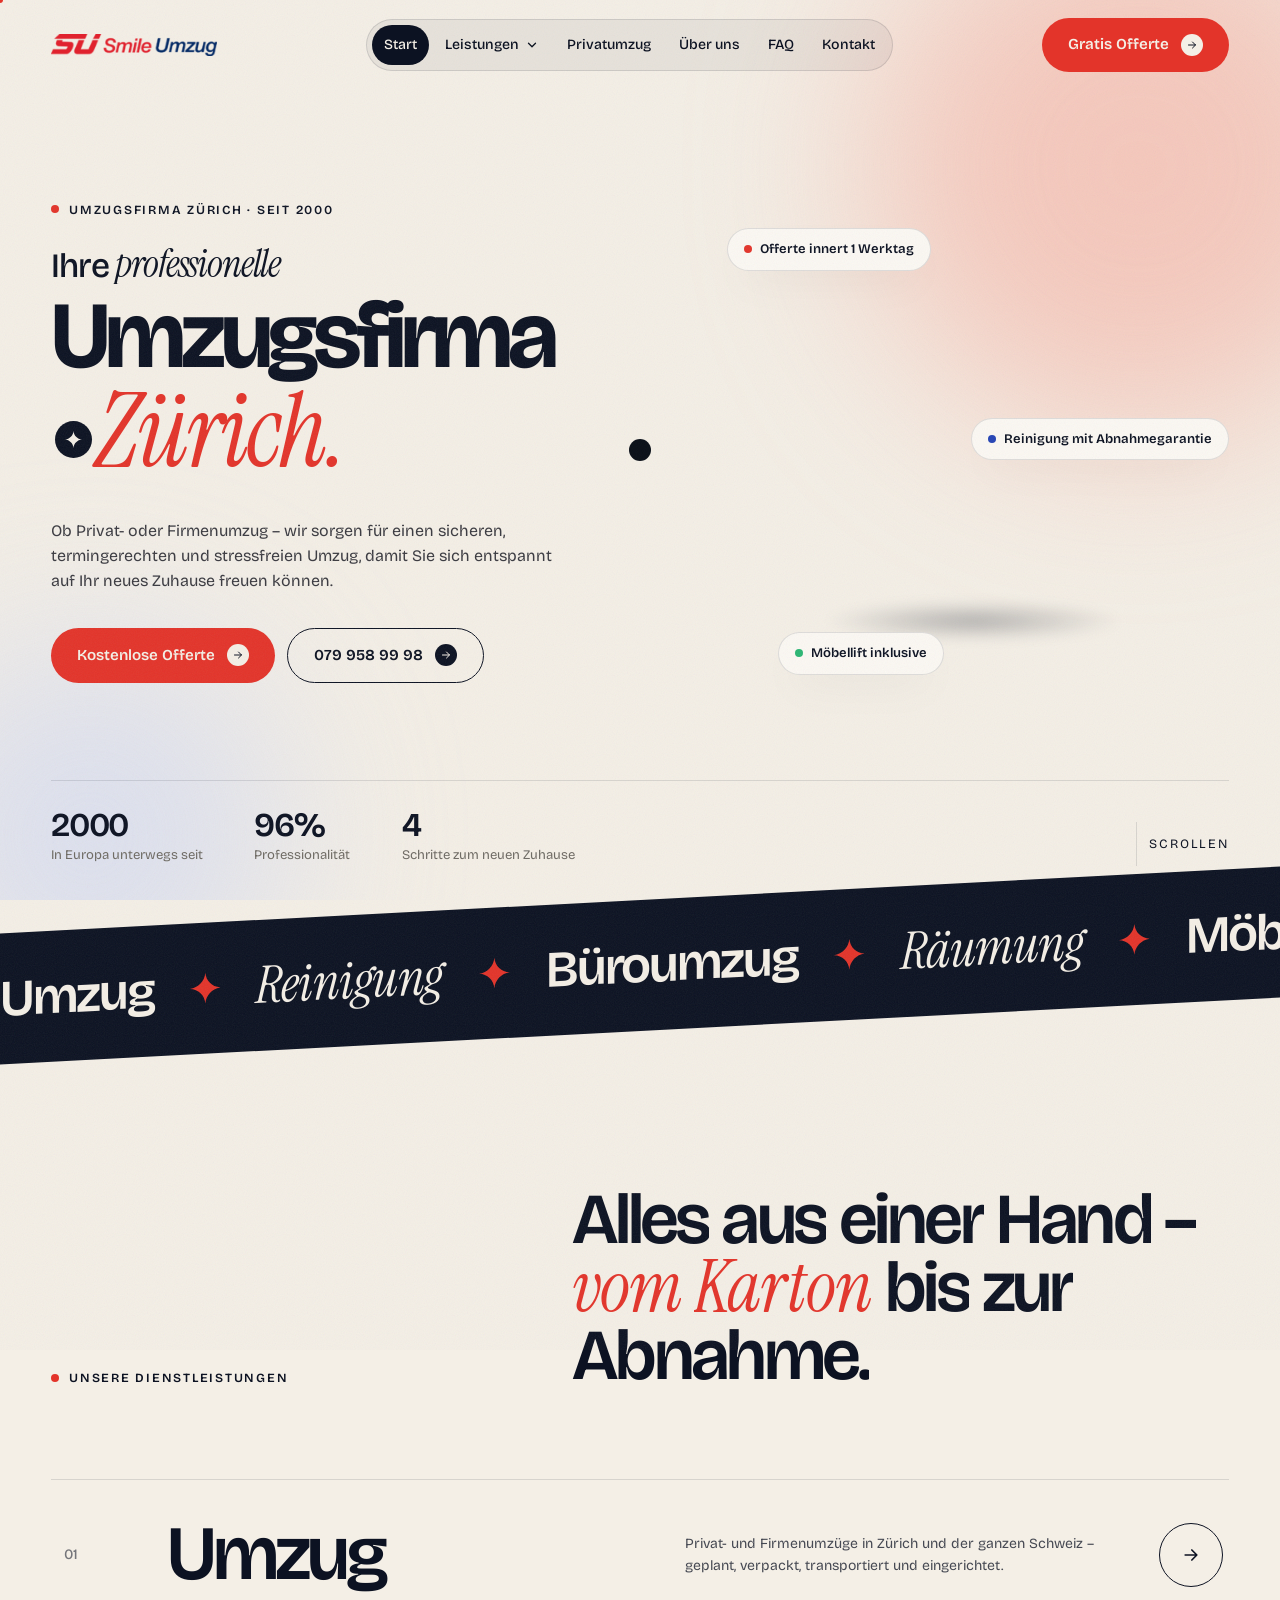
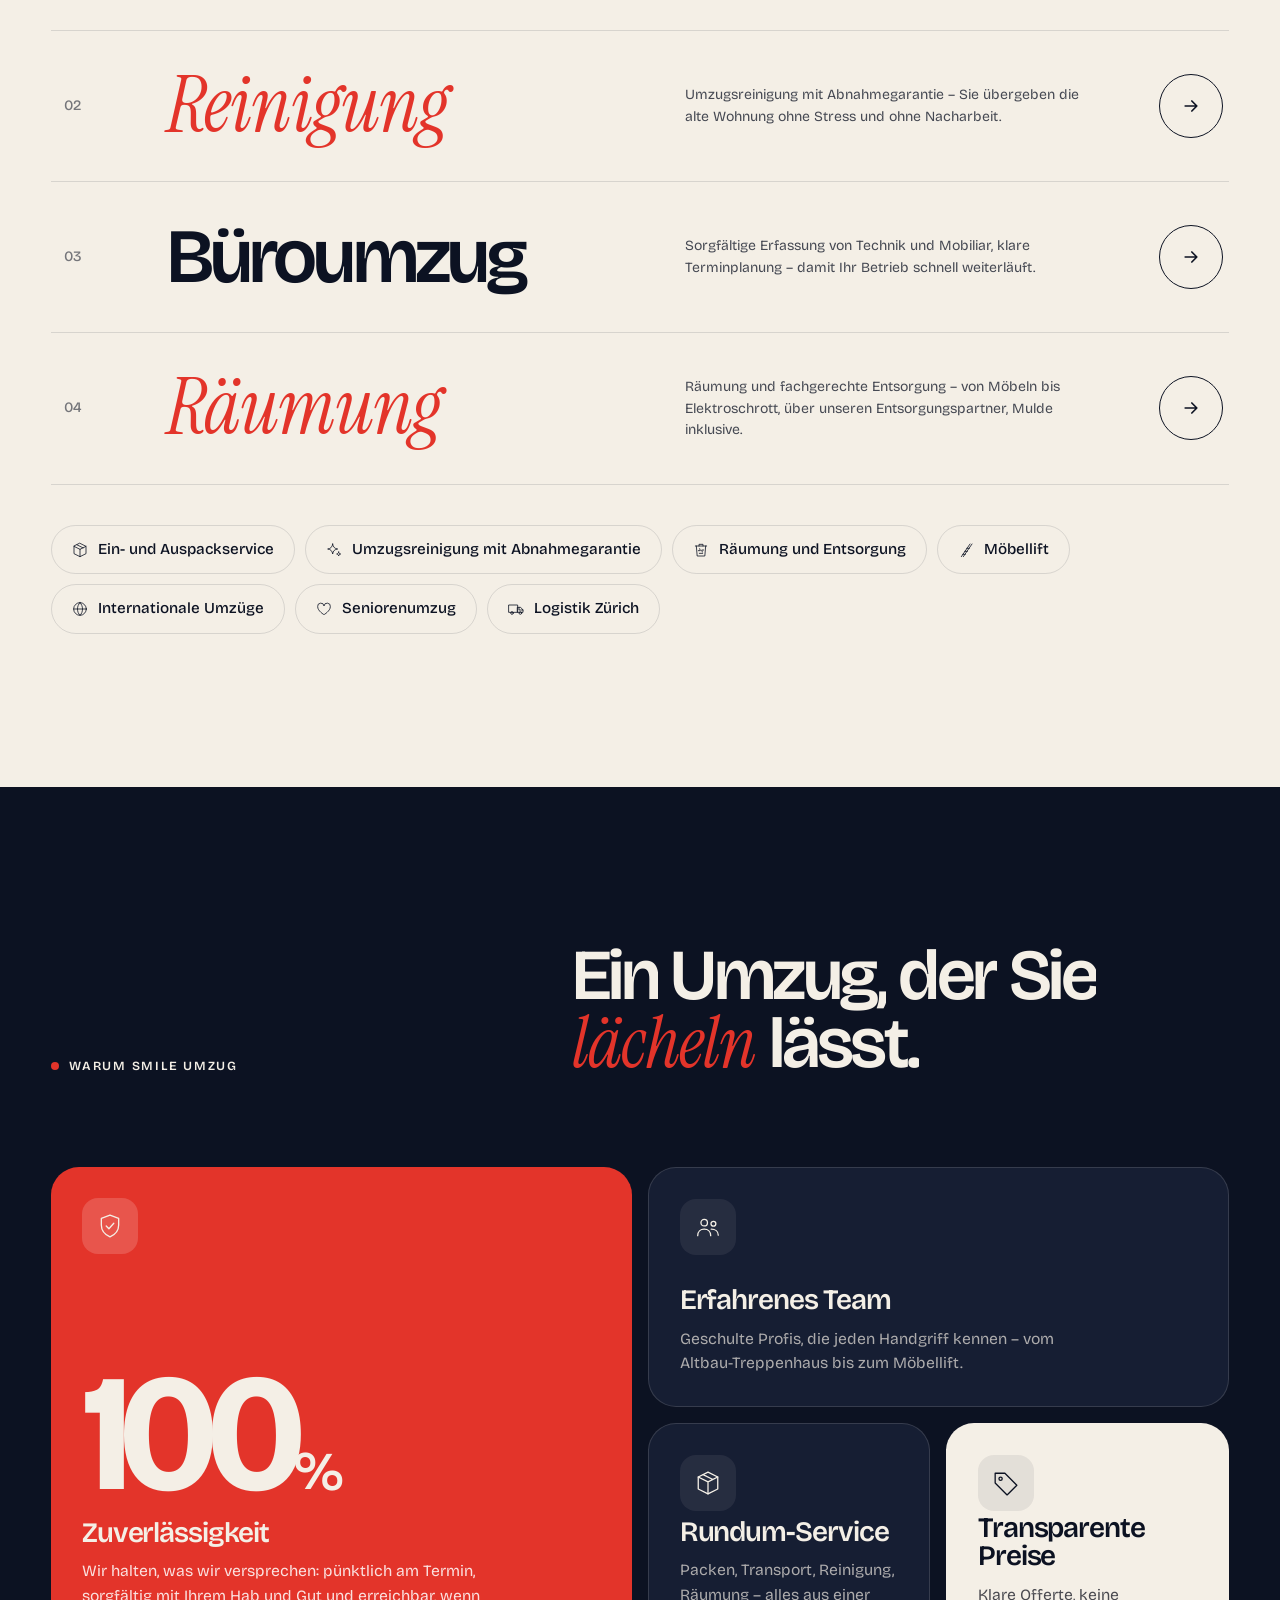
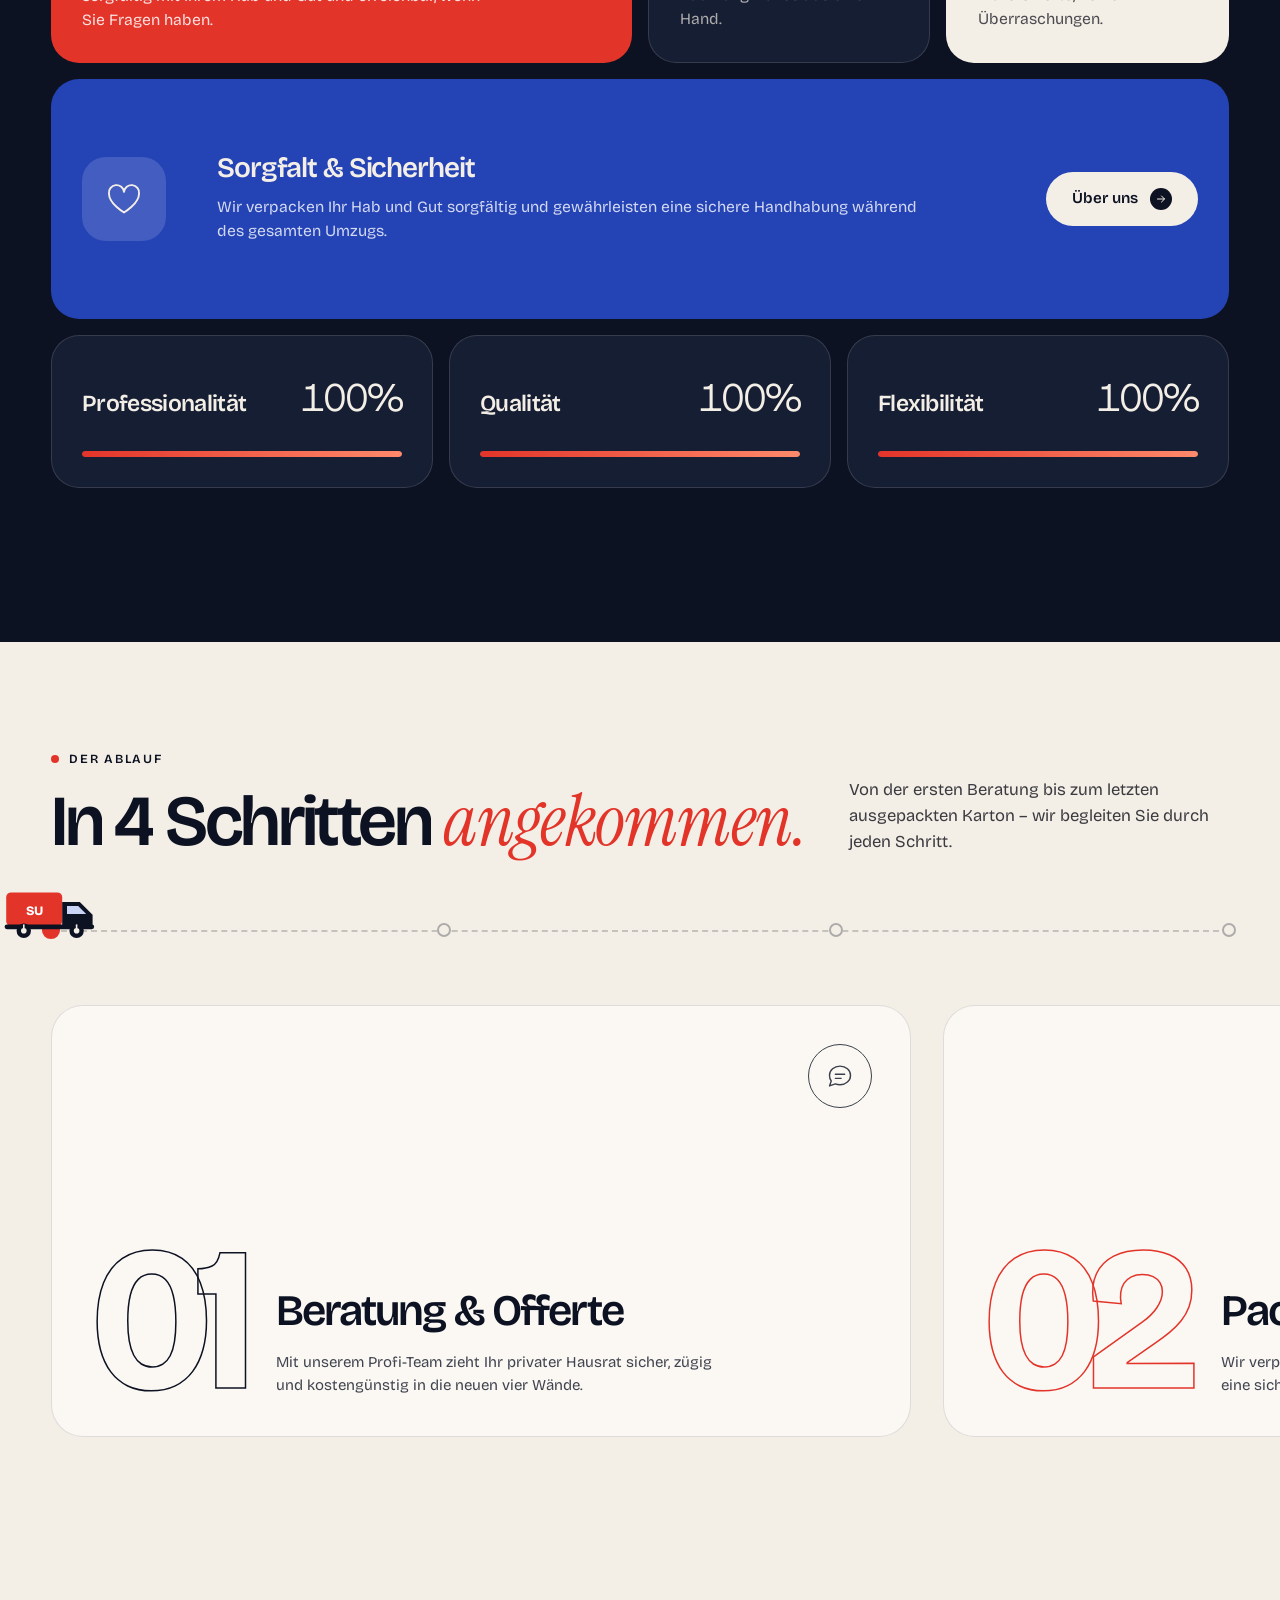
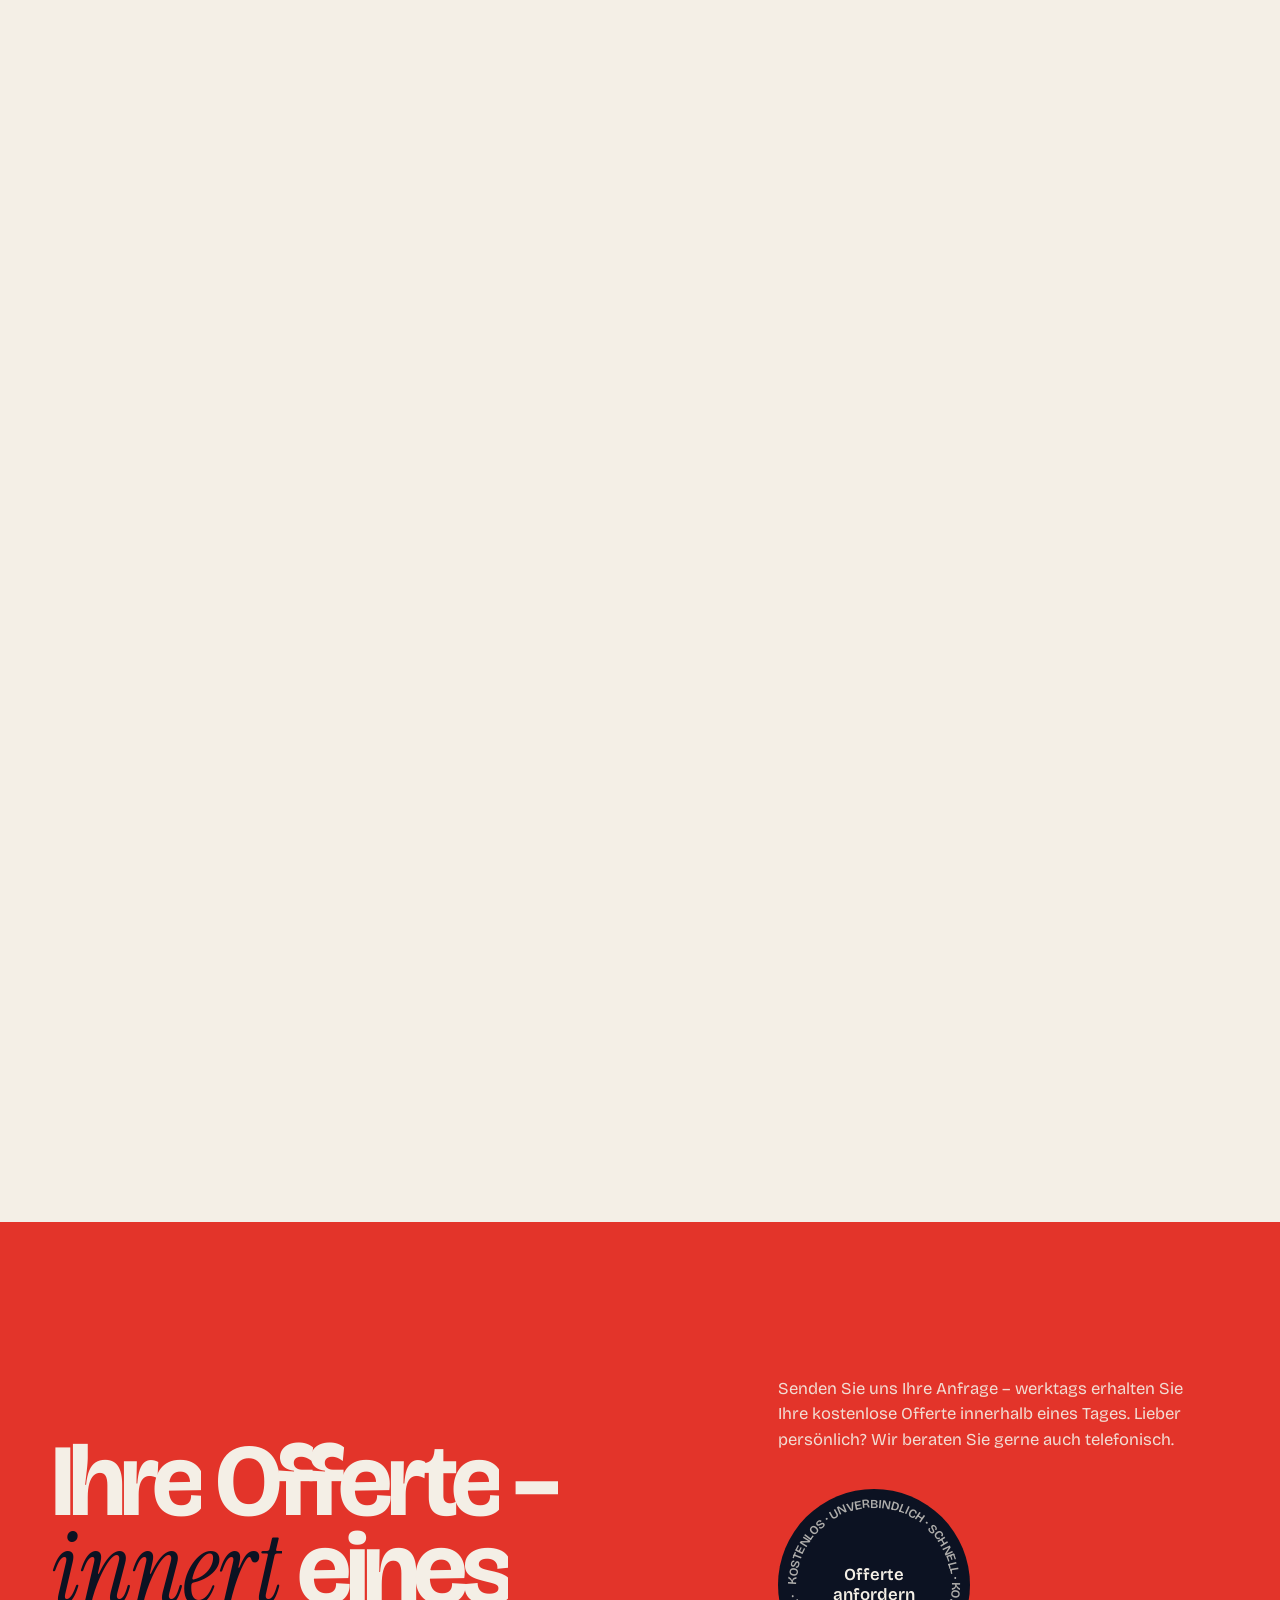
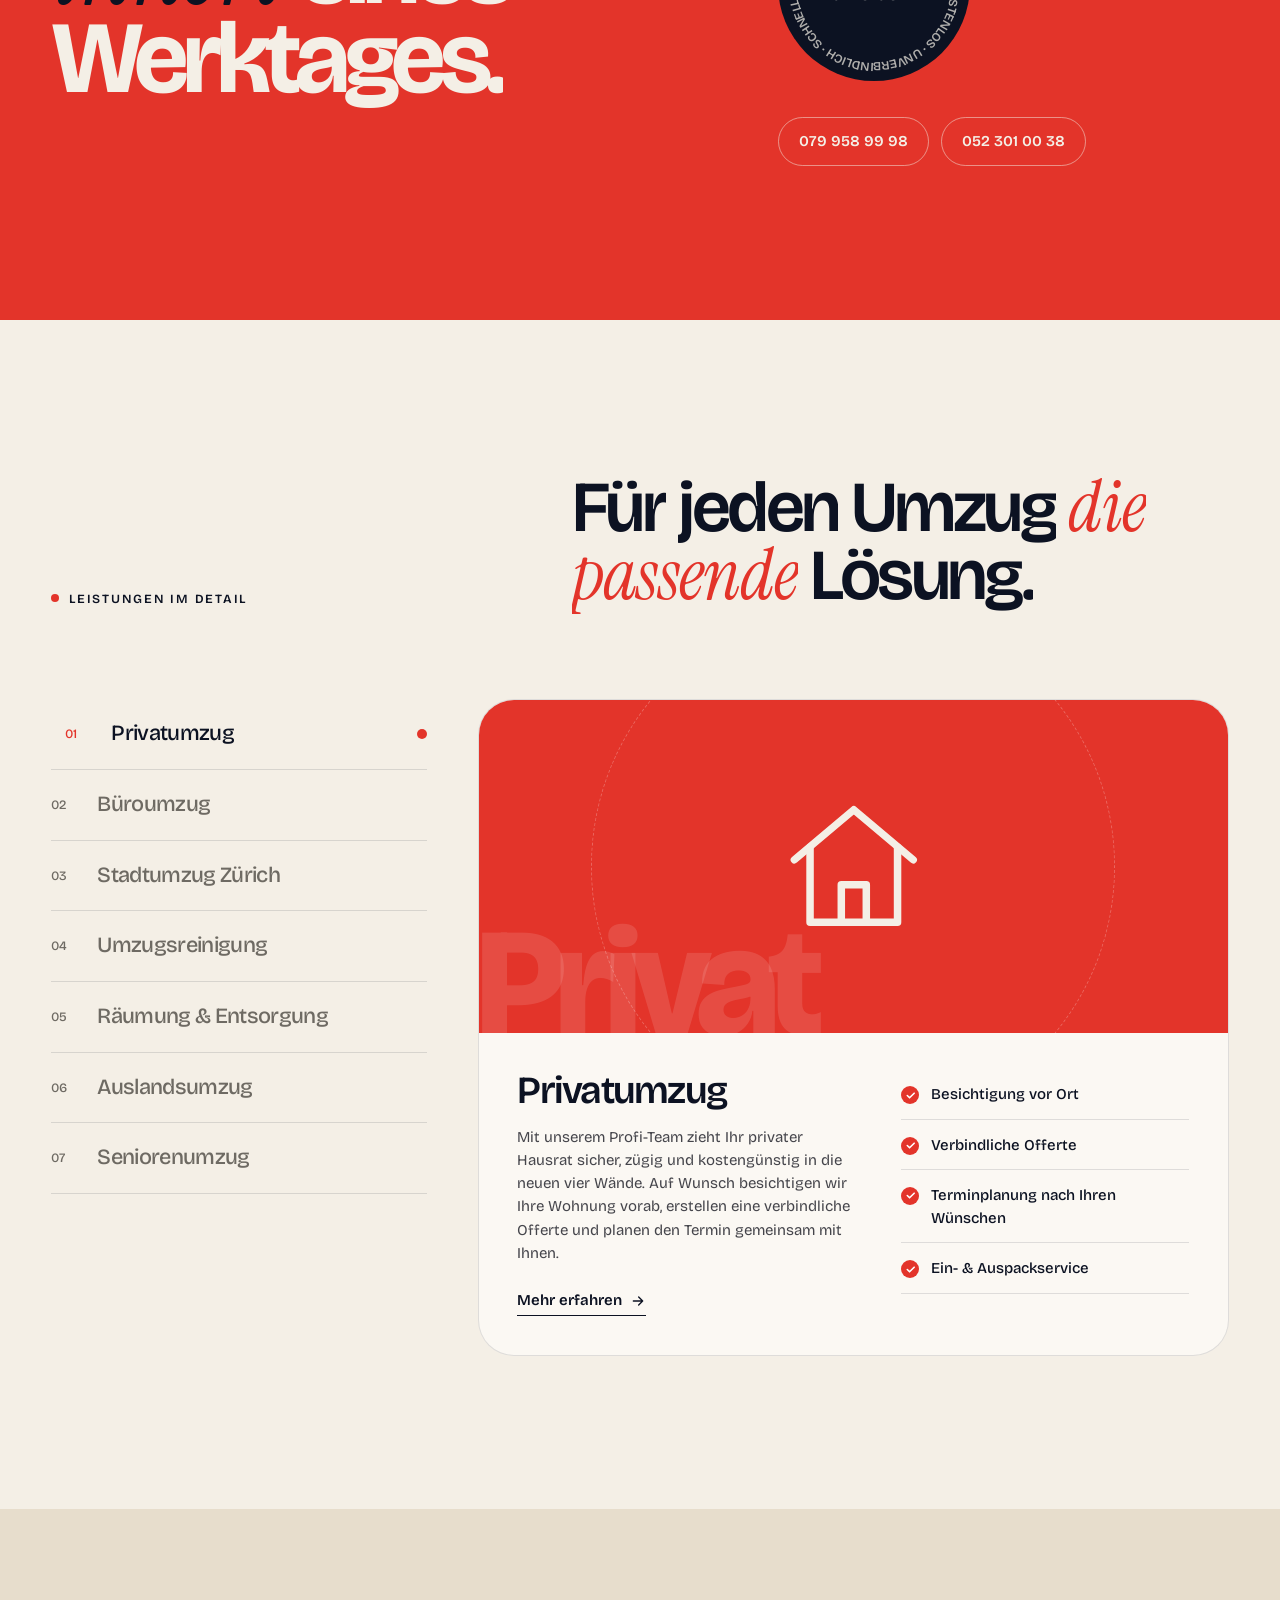
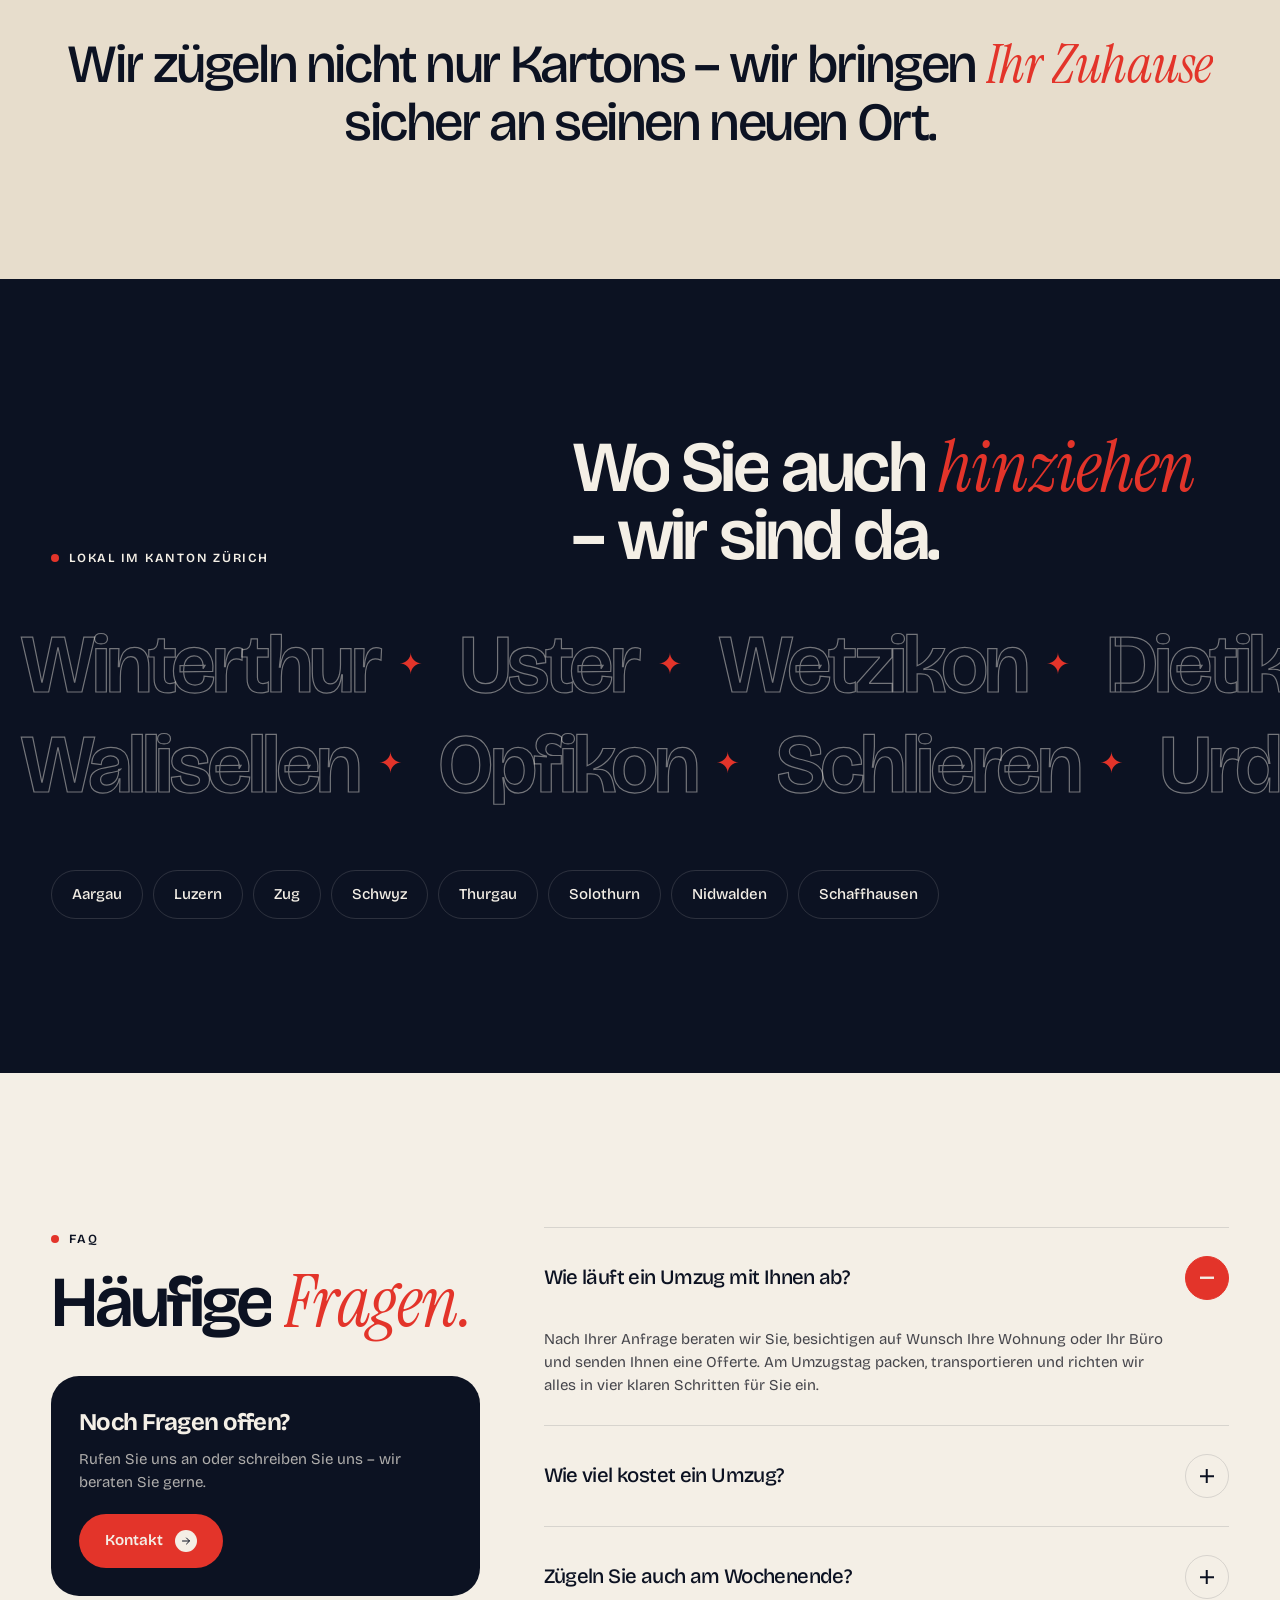
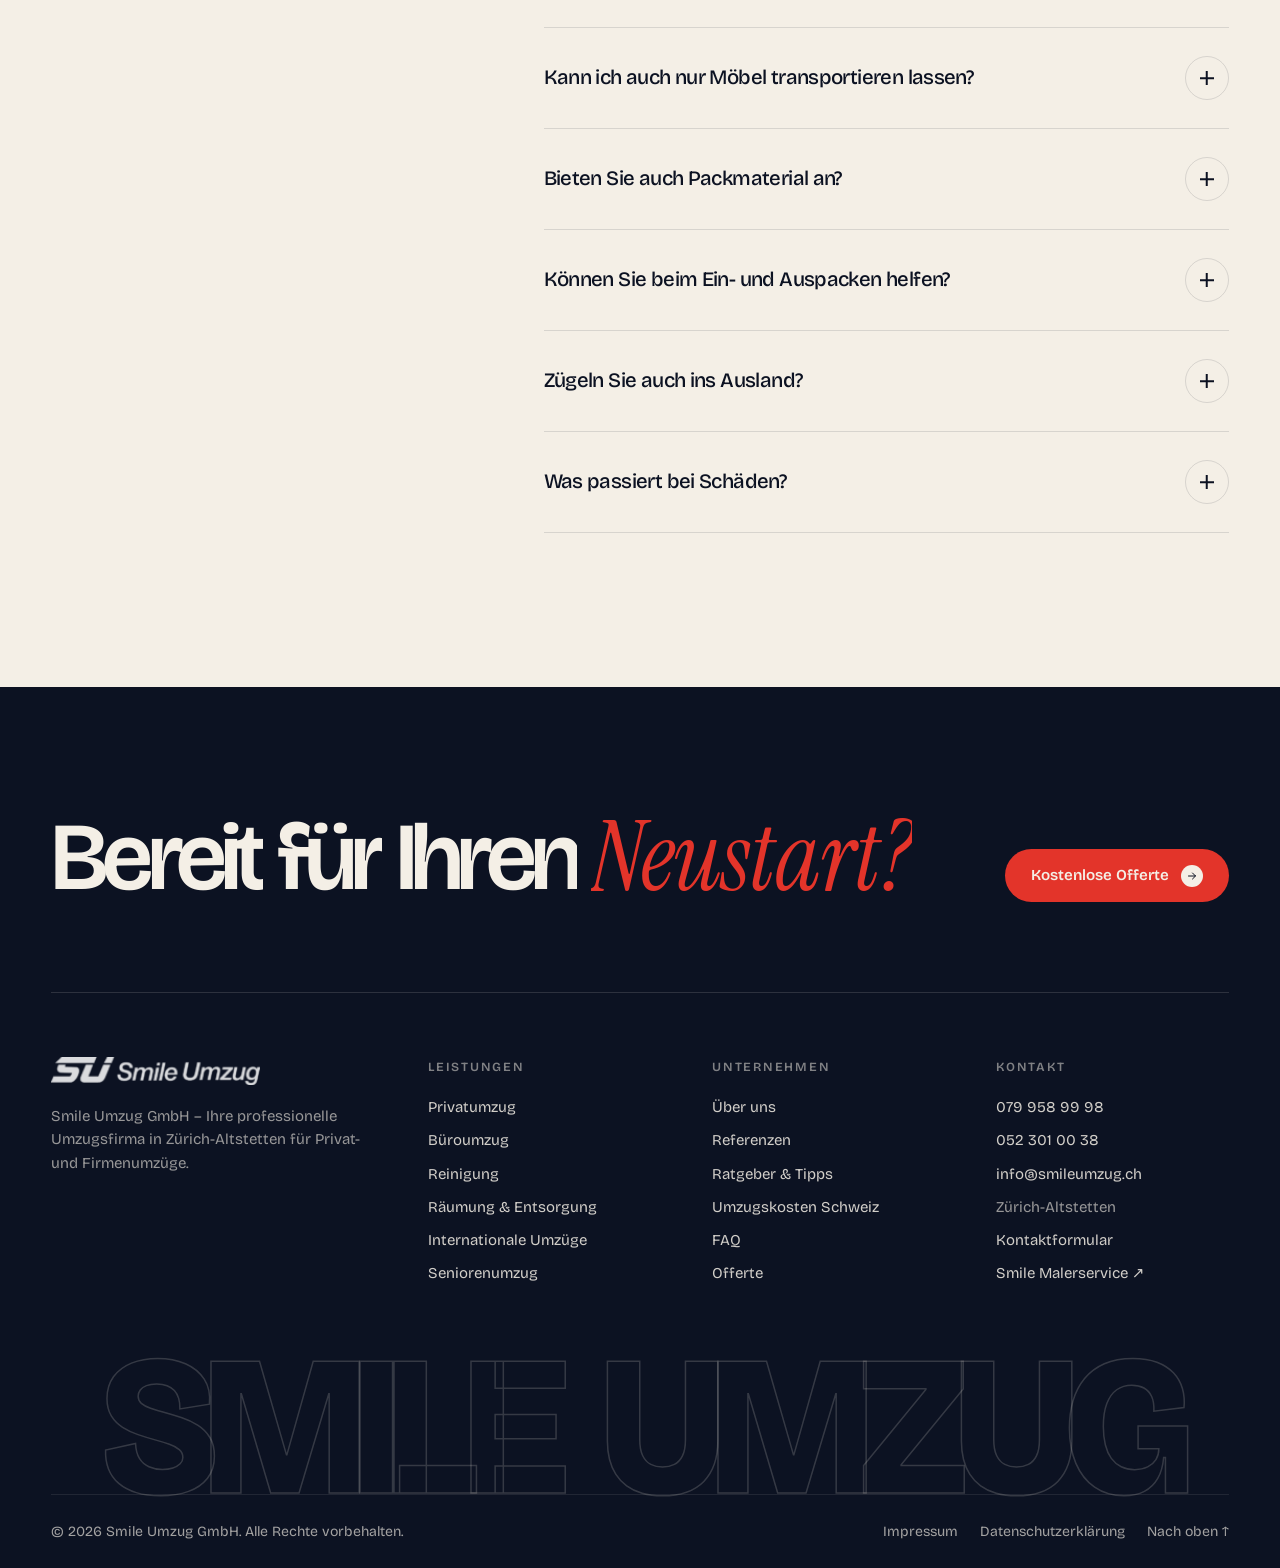
<file: index.html>
<!DOCTYPE html>
<html lang="de">
<head>
<meta charset="UTF-8">
<meta name="viewport" content="width=device-width, initial-scale=1">
<title>Smile Umzug GmbH – Ihre professionelle Umzugsfirma Zürich</title>
<link rel="icon" href="assets/img/logo.png">
<script>try{if(sessionStorage.getItem('pt'))document.documentElement.classList.add('pt-in')}catch(e){}</script>
<link rel="preconnect" href="https://fonts.googleapis.com">
<link rel="preconnect" href="https://fonts.gstatic.com" crossorigin>
<link href="https://fonts.googleapis.com/css2?family=Bricolage+Grotesque:opsz,wght@12..96,300;12..96,400;12..96,500;12..96,600;12..96,700;12..96,800&family=Instrument+Serif:ital@0;1&display=swap" rel="stylesheet">
<link rel="stylesheet" href="assets/css/style.css">
</head>
<body class="is-loading page-index" id="top">
<!-- SVG sprites -->
<svg width="0" height="0" style="position:absolute" aria-hidden="true">
  <defs>
    <symbol id="i-arrow" viewBox="0 0 24 24"><path d="M5 12h14M13 6l6 6-6 6" fill="none" stroke="currentColor" stroke-width="2" stroke-linecap="round" stroke-linejoin="round"/></symbol>
    <symbol id="i-star" viewBox="0 0 24 24"><path d="M12 0c.6 6.6 5.4 11.4 12 12-6.6.6-11.4 5.4-12 12C11.4 17.4 6.6 12.6 0 12 6.6 11.4 11.4 6.6 12 0z" fill="currentColor"/></symbol>
    <symbol id="i-truck" viewBox="0 0 48 48"><g fill="none" stroke="currentColor" stroke-width="2.4" stroke-linejoin="round" stroke-linecap="round"><path d="M3 12h26v22H3zM29 19h9l7 8v7H29z"/><circle cx="12" cy="36" r="4"/><circle cx="37" cy="36" r="4"/><path d="M33 19v8h12"/></g></symbol>
    <symbol id="i-sparkle" viewBox="0 0 48 48"><g fill="none" stroke="currentColor" stroke-width="2.4" stroke-linejoin="round" stroke-linecap="round"><path d="M20 6c1 9 6 14 15 15-9 1-14 6-15 15-1-9-6-14-15-15 9-1 14-6 15-15z"/><path d="M38 30c.4 3.6 2.4 5.6 6 6-3.6.4-5.6 2.4-6 6-.4-3.6-2.4-5.6-6-6 3.6-.4 5.6-2.4 6-6z"/></g></symbol>
    <symbol id="i-office" viewBox="0 0 48 48"><g fill="none" stroke="currentColor" stroke-width="2.4" stroke-linejoin="round" stroke-linecap="round"><path d="M8 44V6h22v38M30 18h10v26M4 44h40"/><path d="M14 13h4M22 13h2M14 20h4M22 20h2M14 27h4M22 27h2M17 44v-8h6v8M34 25h2M34 32h2"/></g></symbol>
    <symbol id="i-bin" viewBox="0 0 48 48"><g fill="none" stroke="currentColor" stroke-width="2.4" stroke-linejoin="round" stroke-linecap="round"><path d="M7 12h34M18 12V7h12v5M10 12l2.5 30h23L38 12"/><path d="M20 20l2 6-6 0M28 30l-2-6 6 0M19 34h10"/></g></symbol>
    <symbol id="i-box" viewBox="0 0 48 48"><g fill="none" stroke="currentColor" stroke-width="2.4" stroke-linejoin="round" stroke-linecap="round"><path d="M24 4l18 9v22l-18 9-18-9V13z"/><path d="M6 13l18 9 18-9M24 22v22M15 8.5l18 9"/></g></symbol>
    <symbol id="i-globe" viewBox="0 0 48 48"><g fill="none" stroke="currentColor" stroke-width="2.4" stroke-linejoin="round" stroke-linecap="round"><circle cx="24" cy="24" r="19"/><path d="M5 24h38M24 5c5 5 7.5 11.5 7.5 19S29 38 24 43c-5-5-7.5-11.5-7.5-19S19 10 24 5z"/></g></symbol>
    <symbol id="i-heart" viewBox="0 0 48 48"><path d="M24 41S5 30 5 17a9.5 9.5 0 0 1 19-2 9.5 9.5 0 0 1 19 2c0 13-19 24-19 24z" fill="none" stroke="currentColor" stroke-width="2.4" stroke-linejoin="round"/></symbol>
    <symbol id="i-city" viewBox="0 0 48 48"><g fill="none" stroke="currentColor" stroke-width="2.4" stroke-linejoin="round" stroke-linecap="round"><path d="M4 44h40M7 44V22l9-6v28M16 44V10l12-6v40M28 44V18h13v26"/><path d="M21 14v2M21 21v2M21 28v2M33 24v2M33 31v2"/></g></symbol>
    <symbol id="i-chat" viewBox="0 0 48 48"><g fill="none" stroke="currentColor" stroke-width="2.4" stroke-linejoin="round" stroke-linecap="round"><path d="M42 23c0 9-8 16-18 16-3 0-5.5-.5-8-1.5L6 41l3-8.5C7 30 6 26.5 6 23 6 14 14 7 24 7s18 7 18 16z"/><path d="M16 21h16M16 28h10"/></g></symbol>
    <symbol id="i-home" viewBox="0 0 48 48"><g fill="none" stroke="currentColor" stroke-width="2.4" stroke-linejoin="round" stroke-linecap="round"><path d="M5 22L24 6l19 16"/><path d="M10 18v24h28V18"/><path d="M20 42V30h8v12"/></g></symbol>
    <symbol id="i-shield" viewBox="0 0 48 48"><g fill="none" stroke="currentColor" stroke-width="2.4" stroke-linejoin="round" stroke-linecap="round"><path d="M24 4l16 6v12c0 10-7 18-16 22C15 40 8 32 8 22V10z"/><path d="M17 24l5 5 9-10"/></g></symbol>
    <symbol id="i-team" viewBox="0 0 48 48"><g fill="none" stroke="currentColor" stroke-width="2.4" stroke-linejoin="round" stroke-linecap="round"><circle cx="17" cy="16" r="6"/><circle cx="34" cy="18" r="4.5"/><path d="M5 40c0-7 5-12 12-12s12 5 12 12M30 28c7 0 13 4 13 11"/></g></symbol>
    <symbol id="i-tag" viewBox="0 0 48 48"><g fill="none" stroke="currentColor" stroke-width="2.4" stroke-linejoin="round" stroke-linecap="round"><path d="M4 24V6h18l22 22-18 18z"/><circle cx="14" cy="16" r="3"/></g></symbol>
    <symbol id="i-lift" viewBox="0 0 48 48"><g fill="none" stroke="currentColor" stroke-width="2.4" stroke-linejoin="round" stroke-linecap="round"><path d="M10 44L36 6M16 44l26-38M14 37h8M20 28h8M26 19h8"/></g></symbol>
    <symbol id="i-smile" viewBox="0 0 48 48"><g fill="none" stroke="currentColor" stroke-width="3.6" stroke-linecap="round"><path d="M12 27c3 6 8 9 12 9s9-3 12-9"/><path d="M16 17v2M32 17v2"/></g></symbol>
    <symbol id="i-piano" viewBox="0 0 48 48"><g fill="none" stroke="currentColor" stroke-width="2.4" stroke-linejoin="round" stroke-linecap="round"><path d="M6 10h36v22H6z"/><path d="M6 24h36M13 24v8M20 24v8M27 24v8M34 24v8M10 32v8M38 32v8"/><path d="M10 17h28"/></g></symbol>
    <symbol id="i-chev" viewBox="0 0 24 24"><path d="M6 9l6 6 6-6" fill="none" stroke="currentColor" stroke-width="2.2" stroke-linecap="round" stroke-linejoin="round"/></symbol>
    <symbol id="i-phone" viewBox="0 0 48 48"><path d="M14 5l7 9-4 5c2 5 6 9 11 11l5-4 9 7-4 8C21 41 7 27 6 9z" fill="none" stroke="currentColor" stroke-width="2.4" stroke-linejoin="round"/></symbol>
    <symbol id="i-mail" viewBox="0 0 48 48"><g fill="none" stroke="currentColor" stroke-width="2.4" stroke-linejoin="round" stroke-linecap="round"><rect x="5" y="10" width="38" height="28" rx="4"/><path d="M6 13l18 13 18-13"/></g></symbol>
    <symbol id="i-pin" viewBox="0 0 48 48"><g fill="none" stroke="currentColor" stroke-width="2.4" stroke-linejoin="round"><path d="M24 44s14-13 14-25a14 14 0 0 0-28 0c0 12 14 25 14 25z"/><circle cx="24" cy="19" r="5"/></g></symbol>
    <symbol id="i-cal" viewBox="0 0 48 48"><g fill="none" stroke="currentColor" stroke-width="2.4" stroke-linejoin="round" stroke-linecap="round"><rect x="6" y="9" width="36" height="33" rx="4"/><path d="M6 19h36M15 5v8M33 5v8"/></g></symbol>
    <symbol id="i-copy" viewBox="0 0 24 24"><g fill="none" stroke="currentColor" stroke-width="2" stroke-linejoin="round"><rect x="8" y="8" width="13" height="13" rx="2"/><path d="M16 8V5a2 2 0 0 0-2-2H5a2 2 0 0 0-2 2v9a2 2 0 0 0 2 2h3"/></g></symbol>
    <symbol id="i-check" viewBox="0 0 24 24"><path d="M5 12l5 5L20 7" fill="none" stroke="currentColor" stroke-width="2.6" stroke-linecap="round" stroke-linejoin="round"/></symbol>
    <symbol id="i-eye" viewBox="0 0 48 48"><g fill="none" stroke="currentColor" stroke-width="2.4" stroke-linejoin="round"><path d="M3 24s8-14 21-14 21 14 21 14-8 14-21 14S3 24 3 24z"/><circle cx="24" cy="24" r="6"/></g></symbol>
    <symbol id="i-tools" viewBox="0 0 48 48"><g fill="none" stroke="currentColor" stroke-width="2.4" stroke-linejoin="round" stroke-linecap="round"><path d="M29 7a9 9 0 0 0-8 12L6 34l8 8 15-15a9 9 0 0 0 12-8l-6 2-5-5z"/></g></symbol>
    <symbol id="i-noparking" viewBox="0 0 48 48"><g fill="none" stroke="currentColor" stroke-width="2.4" stroke-linecap="round"><circle cx="24" cy="24" r="19"/><path d="M11 11l26 26M37 11L11 37"/></g></symbol>
    <symbol id="i-roll" viewBox="0 0 48 48"><g fill="none" stroke="currentColor" stroke-width="2.4" stroke-linejoin="round" stroke-linecap="round"><path d="M6 14h36v26H6z"/><path d="M6 14l5-8h26l5 8M18 22h12"/></g></symbol>
  </defs>
</svg>



<div class="grain" aria-hidden="true"></div>

<div class="loader" id="loader" aria-hidden="true">
  <div class="loader__top"><span>Smile Umzug GmbH</span><span>Zürich-Altstetten</span></div>
  <div class="loader__word">
    <span style="animation-delay:.05s">Smile</span><span style="animation-delay:.15s">&nbsp;</span><span class="serif" style="animation-delay:.22s">Umzug</span>
  </div>
  <div class="loader__bottom">
    <div class="loader__count"><span id="loadNum">0</span>%</div>
    <div class="loader__bar"><i id="loadBar"></i></div>
    <div style="font-size:.8rem;letter-spacing:.14em;text-transform:uppercase;opacity:.6">Wir packen an</div>
  </div>
</div>

<div class="pt" id="pt" aria-hidden="true"><i></i><i></i><i></i><i></i><i></i><div class="pt__label" id="ptLabel"><small>Startseite</small><span>Smile <span class="serif">Umzug</span></span></div></div>

<canvas class="c-trail" id="cTrail"></canvas>
<div class="c-blob" id="cBlob"></div>
<div class="c-dot" id="cDot"></div>
<div class="c-label" id="cLabel">
  <svg viewBox="0 0 100 100"><defs><path id="clc" d="M50,50 m-40,0 a40,40 0 1,1 80,0 a40,40 0 1,1 -80,0"/></defs><text><textPath href="#clc" textLength="250" lengthAdjust="spacing">Smile Umzug · Zürich · Smile Umzug · Zürich ·</textPath></text></svg>
  <b><span id="cLabelTxt">Offerte</span><i><svg width="10" height="10" viewBox="0 0 24 24" style="position:static;animation:none;width:10px;height:10px"><use href="#i-arrow"/></svg></i></b>
</div>


<header class="header" id="header">
  <a href="index.html" class="logo" aria-label="Smile Umzug – Startseite"><img src="assets/img/logo.png" alt="Smile Umzug" width="200" height="27"></a>
  <nav class="nav" aria-label="Hauptnavigation">
    <a href="index.html" class="is-active">Start</a>
    <div class="nav__dd">
      <a href="index.html#leistungen">Leistungen <svg><use href="#i-chev"/></svg></a>
      <div class="mega">
        <a class="mi" href="privatumzug.html"><span class="ic"><svg><use href="#i-home"/></svg></span><span><b>Privatumzug</b><span class="d">Professionell und fair bepreist</span></span></a>
        <a class="mi" href="index.html#details"><span class="ic"><svg><use href="#i-office"/></svg></span><span><b>Büroumzug</b><span class="d">Technik &amp; Mobiliar erfasst</span></span></a>
        <a class="mi" href="index.html#details"><span class="ic"><svg><use href="#i-sparkle"/></svg></span><span><b>Reinigung</b><span class="d">Mit Abnahmegarantie</span></span></a>
        <a class="mi" href="index.html#details"><span class="ic"><svg><use href="#i-bin"/></svg></span><span><b>Räumung &amp; Entsorgung</b><span class="d">Mit Entsorgungspartner</span></span></a>
        <a class="mi" href="index.html#details"><span class="ic"><svg><use href="#i-globe"/></svg></span><span><b>Internationale Umzüge</b><span class="d">Europaweit seit 2000</span></span></a>
        <a class="mi" href="index.html#details"><span class="ic"><svg><use href="#i-heart"/></svg></span><span><b>Seniorenumzug</b><span class="d">Mit Einfühlungsvermögen</span></span></a>
        <a class="mi" href="index.html#details"><span class="ic"><svg><use href="#i-box"/></svg></span><span><b>Ein- &amp; Auspackservice</b><span class="d">Sie müssen nichts selbst tun</span></span></a>
        <a class="mi" href="index.html#details"><span class="ic"><svg><use href="#i-lift"/></svg></span><span><b>Transport &amp; Möbellift</b><span class="d">Für Zürichs Altbauten</span></span></a>
        <div class="mega__cta"><svg class="bg"><use href="#i-star"/></svg><div><b>Offerte innert 1 Werktag.</b><p>Kostenlos und unverbindlich.</p></div><a href="offerte.html">Anfragen <svg width="12" height="12"><use href="#i-arrow"/></svg></a></div>
      </div>
    </div>
    <a href="privatumzug.html">Privatumzug</a>
    <a href="ueber-uns.html">Über uns</a>
    <a href="index.html#faq">FAQ</a>
    <a href="kontakt.html">Kontakt</a>
  </nav>
  <div class="header__right">
    <a class="header__tel" href="tel:+41799589998"><i></i>079 958 99 98</a>
    <a class="btn btn--red magnetic" href="offerte.html" data-cursor="Offerte">Gratis Offerte <span class="arr"><svg width="12" height="12"><use href="#i-arrow"/></svg></span></a>
    <button class="burger" id="burger" aria-label="Menü öffnen"><span></span><span></span></button>
  </div>
</header>

<div class="menu" id="menu">
  <a class="big" href="index.html"><span>Start</span></a>
  <a class="big" href="privatumzug.html"><span>Privatumzug</span></a>
  <a class="big" href="ueber-uns.html"><span>Über uns</span></a>
  <a class="big" href="kontakt.html"><span>Kontakt</span></a>
  <a class="big" href="offerte.html"><span>Offerte <em class="serif" style="color:var(--red)">anfragen</em></span></a>
  <div class="menu__meta">
    <a href="tel:+41799589998">079 958 99 98</a>
    <a href="tel:+41523010038">052 301 00 38</a>
    <a href="mailto:info@smileumzug.ch">info@smileumzug.ch</a>
  </div>
</div>

<main>
<!-- =================== HERO =================== -->
<section class="hero">
  <div class="hero__blob hero__blob--r" data-par="0.15"></div>
  <div class="hero__blob hero__blob--b" data-par="-0.1"></div>
  <div class="wrap hero__grid">
    <div>
      <span class="eyebrow" style="margin-bottom:28px;display:inline-flex">Umzugsfirma Zürich · seit 2000</span>
      <h1>
        <span class="line line--small"><span>Ihre <span class="serif">professionelle</span></span></span>
        <span class="line"><span>Umzugsfirma</span></span>
        <span class="line"><span><span class="hero__pin"><svg><use href="#i-star"/></svg></span><span class="serif">Zürich.</span></span></span>
      </h1>
      <p class="hero__sub">Ob Privat- oder Firmenumzug – wir sorgen für einen sicheren, termingerechten und stressfreien Umzug, damit Sie sich entspannt auf Ihr neues Zuhause freuen können.</p>
      <div class="hero__ctas">
        <a class="btn btn--red magnetic" href="offerte.html" data-cursor="Los!">Kostenlose Offerte <span class="arr"><svg width="12" height="12"><use href="#i-arrow"/></svg></span></a>
        <a class="btn btn--ghost magnetic" href="tel:+41799589998">079 958 99 98 <span class="arr"><svg width="12" height="12"><use href="#i-arrow"/></svg></span></a>
      </div>
    </div>

    <div class="scene" id="scene" aria-hidden="true">
      <div class="scene__shadow"></div>
      <div class="stack" id="stack"></div>
      <div class="scene__tag scene__tag--1"><i></i>Offerte innert 1 Werktag</div>
      <div class="scene__tag scene__tag--2"><i></i>Reinigung mit Abnahmegarantie</div>
      <div class="scene__tag scene__tag--3"><i></i>Möbellift inklusive</div>
    </div>
  </div>

  <div class="wrap">
    <div class="hero__foot">
      <div class="hero__stats">
        <div class="stat"><b>2000</b><span>In Europa unterwegs seit</span></div>
        <div class="stat"><b><span data-count="100">0</span>%</b><span>Professionalität</span></div>
        <div class="stat"><b>4</b><span>Schritte zum neuen Zuhause</span></div>
      </div>
      <div class="scroll-hint"><i></i>Scrollen</div>
    </div>
  </div>
</section>

<!-- =================== MARQUEE =================== -->
<div class="marquee" data-skew>
  <div class="marquee__track">
    <div class="marquee__item">Umzug <svg><use href="#i-star"/></svg> <span class="serif">Reinigung</span> <svg><use href="#i-star"/></svg> Büroumzug <svg><use href="#i-star"/></svg> <span class="serif">Räumung</span> <svg><use href="#i-star"/></svg> Möbellift <svg><use href="#i-star"/></svg> <span class="serif">Ein- &amp; Auspackservice</span> <svg><use href="#i-star"/></svg></div>
    <div class="marquee__item" aria-hidden="true">Umzug <svg><use href="#i-star"/></svg> <span class="serif">Reinigung</span> <svg><use href="#i-star"/></svg> Büroumzug <svg><use href="#i-star"/></svg> <span class="serif">Räumung</span> <svg><use href="#i-star"/></svg> Möbellift <svg><use href="#i-star"/></svg> <span class="serif">Ein- &amp; Auspackservice</span> <svg><use href="#i-star"/></svg></div>
  </div>
</div>

<!-- =================== SERVICES =================== -->
<section class="sec" id="leistungen">
  <div class="wrap">
    <div class="sec-head">
      <div>
        <span class="eyebrow">Unsere Dienstleistungen</span>
      </div>
      <div>
        <h2 class="h2" data-split>Alles aus einer Hand – <span class="serif">vom Karton</span> bis zur Abnahme.</h2>
      </div>
    </div>

    <div class="svc-list" id="svcList">
      <a class="svc" href="privatumzug.html" data-color="#E3342A" data-icon="i-truck" data-label="Sicher, zügig &amp; kostengünstig">
        <span class="svc__n">01</span>
        <span class="svc__t">Umzug</span>
        <span class="svc__d">Privat- und Firmenumzüge in Zürich und der ganzen Schweiz – geplant, verpackt, transportiert und eingerichtet.</span>
        <span class="svc__a"><svg width="20" height="20"><use href="#i-arrow"/></svg></span>
      </a>
      <a class="svc" href="index.html#details" data-color="#2443B5" data-icon="i-sparkle" data-label="Mit Abnahmegarantie">
        <span class="svc__n">02</span>
        <span class="svc__t"><span class="serif">Reinigung</span></span>
        <span class="svc__d">Umzugsreinigung mit Abnahmegarantie – Sie übergeben die alte Wohnung ohne Stress und ohne Nacharbeit.</span>
        <span class="svc__a"><svg width="20" height="20"><use href="#i-arrow"/></svg></span>
      </a>
      <a class="svc" href="index.html#details" data-color="#0C1222" data-icon="i-office" data-label="Technik &amp; Mobiliar erfasst">
        <span class="svc__n">03</span>
        <span class="svc__t">Büroumzug</span>
        <span class="svc__d">Sorgfältige Erfassung von Technik und Mobiliar, klare Terminplanung – damit Ihr Betrieb schnell weiterläuft.</span>
        <span class="svc__a"><svg width="20" height="20"><use href="#i-arrow"/></svg></span>
      </a>
      <a class="svc" href="index.html#details" data-color="#1E8F5A" data-icon="i-bin" data-label="Mit Entsorgungspartner">
        <span class="svc__n">04</span>
        <span class="svc__t"><span class="serif">Räumung</span></span>
        <span class="svc__d">Räumung und fachgerechte Entsorgung – von Möbeln bis Elektroschrott, über unseren Entsorgungspartner, Mulde inklusive.</span>
        <span class="svc__a"><svg width="20" height="20"><use href="#i-arrow"/></svg></span>
      </a>
    </div>

    <div class="extras" data-reveal>
      <a class="chip" href="index.html#details"><svg><use href="#i-box"/></svg>Ein- und Auspackservice</a>
      <a class="chip" href="index.html#details"><svg><use href="#i-sparkle"/></svg>Umzugsreinigung mit Abnahmegarantie</a>
      <a class="chip" href="index.html#details"><svg><use href="#i-bin"/></svg>Räumung und Entsorgung</a>
      <a class="chip" href="index.html#details"><svg><use href="#i-lift"/></svg>Möbellift</a>
      <a class="chip" href="index.html#details"><svg><use href="#i-globe"/></svg>Internationale Umzüge</a>
      <a class="chip" href="index.html#details"><svg><use href="#i-heart"/></svg>Seniorenumzug</a>
      <a class="chip" href="index.html#details"><svg><use href="#i-truck"/></svg>Logistik Zürich</a>
    </div>
  </div>
</section>

<!-- floating card for service hover -->
<div class="svc-float" id="svcFloat" aria-hidden="true"><div class="svc-float__inner" id="svcFloatInner"></div></div>

<!-- =================== VORTEILE =================== -->
<section class="sec dark" id="vorteile">
  <div class="wrap">
    <div class="sec-head">
      <div><span class="eyebrow">Warum Smile Umzug</span></div>
      <div><h2 class="h2" data-split>Ein Umzug, der Sie <span class="serif">lächeln</span> lässt.</h2></div>
    </div>

    <div class="bento">
      <div class="tile t1" data-reveal>
        <div class="ic"><svg><use href="#i-shield"/></svg></div>
        <div>
          <div class="big"><span data-count="100">0</span><small>%</small></div>
          <h3 style="margin:18px 0 12px">Zuverlässigkeit</h3>
          <p>Wir halten, was wir versprechen: pünktlich am Termin, sorgfältig mit Ihrem Hab und Gut und erreichbar, wenn Sie Fragen haben.</p>
        </div>
      </div>
      <div class="tile t2" data-reveal>
        <div class="ic"><svg><use href="#i-team"/></svg></div>
        <div><h3 style="margin-bottom:12px">Erfahrenes Team</h3><p>Geschulte Profis, die jeden Handgriff kennen – vom Altbau-Treppenhaus bis zum Möbellift.</p></div>
      </div>
      <div class="tile t3" data-reveal>
        <div class="ic"><svg><use href="#i-box"/></svg></div>
        <div><h3 style="margin-bottom:12px">Rundum-Service</h3><p>Packen, Transport, Reinigung, Räumung – alles aus einer Hand.</p></div>
      </div>
      <div class="tile t4" data-reveal>
        <div class="ic"><svg><use href="#i-tag"/></svg></div>
        <div><h3 style="margin-bottom:12px">Transparente Preise</h3><p>Klare Offerte, keine Überraschungen.</p></div>
      </div>
      <div class="tile t5" data-reveal>
        <div class="ic" style="flex:none;width:84px;height:84px;border-radius:24px;background:rgba(255,255,255,.14)"><svg style="width:38px;height:38px"><use href="#i-heart"/></svg></div>
        <div style="flex:1"><h3 style="margin-bottom:12px">Sorgfalt &amp; Sicherheit</h3><p style="max-width:720px">Wir verpacken Ihr Hab und Gut sorgfältig und gewährleisten eine sichere Handhabung während des gesamten Umzugs.</p></div>
        <a class="btn magnetic" href="ueber-uns.html" style="background:var(--cream);color:var(--ink);flex:none">Über uns <span class="arr" style="background:var(--ink);color:var(--cream)"><svg width="12" height="12"><use href="#i-arrow"/></svg></span></a>
      </div>
    </div>

    <div class="meters">
      <div class="meter" data-reveal><div class="meter__top"><b>Professionalität</b><span><span data-count="100">0</span>%</span></div><div class="meter__bar"><i></i></div></div>
      <div class="meter" data-reveal><div class="meter__top"><b>Qualität</b><span><span data-count="100">0</span>%</span></div><div class="meter__bar"><i></i></div></div>
      <div class="meter" data-reveal><div class="meter__top"><b>Flexibilität</b><span><span data-count="100">0</span>%</span></div><div class="meter__bar"><i></i></div></div>
    </div>
  </div>
</section>

<!-- =================== ABLAUF =================== -->
<section class="process" id="ablauf">
  <div class="process__sticky">
    <div class="wrap process__head">
      <div>
        <span class="eyebrow" style="margin-bottom:18px;display:inline-flex">Der Ablauf</span>
        <h2 class="h2" data-split>In 4 Schritten <span class="serif">angekommen.</span></h2>
      </div>
      <p class="lead" style="max-width:380px">Von der ersten Beratung bis zum letzten ausgepackten Karton – wir begleiten Sie durch jeden Schritt.</p>
    </div>

    <div class="route" id="route">
      <div class="route__line"></div>
      <div class="route__fill" id="routeFill"></div>
      <span class="route__dot" style="left:0%"></span>
      <span class="route__dot" style="left:33.33%"></span>
      <span class="route__dot" style="left:66.66%"></span>
      <span class="route__dot" style="left:100%"></span>
      <svg class="truck" id="truck" viewBox="0 0 120 70">
        <rect x="4" y="8" width="70" height="42" rx="6" fill="#E3342A"/>
        <text x="39" y="36" text-anchor="middle" font-family="Bricolage Grotesque,sans-serif" font-weight="800" font-size="16" fill="#fff">SU</text>
        <path d="M74 20h22l16 16v14H74z" fill="#0C1222"/>
        <path d="M80 25h14l10 10H80z" fill="#C9D4F6"/>
        <rect x="2" y="48" width="112" height="6" rx="3" fill="#0C1222"/>
        <g class="wheel"><circle cx="26" cy="56" r="9" fill="#0C1222"/><circle cx="26" cy="56" r="3.5" fill="#F4EFE6"/><rect x="25" y="48" width="2" height="5" fill="#F4EFE6"/></g>
        <g class="wheel"><circle cx="92" cy="56" r="9" fill="#0C1222"/><circle cx="92" cy="56" r="3.5" fill="#F4EFE6"/><rect x="91" y="48" width="2" height="5" fill="#F4EFE6"/></g>
      </svg>
    </div>

    <div class="process__track" id="track">
      <article class="step">
        <div class="step__n">01</div>
        <div><h3>Beratung &amp; Offerte</h3><p>Mit unserem Profi-Team zieht Ihr privater Hausrat sicher, zügig und kostengünstig in die neuen vier Wände.</p></div>
        <span class="step__ic"><svg><use href="#i-chat"/></svg></span>
      </article>
      <article class="step">
        <div class="step__n">02</div>
        <div><h3>Packen &amp; Vorbereiten</h3><p>Wir verpacken Ihr Hab und Gut sorgfältig und gewährleisten eine sichere Handhabung während des gesamten Umzugs.</p></div>
        <span class="step__ic"><svg><use href="#i-box"/></svg></span>
      </article>
      <article class="step">
        <div class="step__n">03</div>
        <div><h3>Transport &amp; Umzug</h3><p>Professionell, zuverlässig und schnell – so gelangt Ihr gesamtes Umzugsgut sicher ans Ziel.</p></div>
        <span class="step__ic"><svg><use href="#i-truck"/></svg></span>
      </article>
      <article class="step">
        <div class="step__n">04</div>
        <div><h3>Auspacken &amp; Einrichten</h3><p>Geniessen Sie Ihr neues Zuhause – das Auspacken erledigen wir für Sie.</p></div>
        <span class="step__ic"><svg><use href="#i-home"/></svg></span>
      </article>
    </div>
  </div>
</section>

<!-- =================== OFFERTE =================== -->
<section class="sec offer" id="offerte">
  <div class="wrap offer__inner">
    <h2 data-split>Ihre Offerte – <span class="serif">innert</span> eines Werktages.</h2>
    <div class="offer__right" data-reveal>
      <p>Senden Sie uns Ihre Anfrage – werktags erhalten Sie Ihre kostenlose Offerte innerhalb eines Tages. Lieber persönlich? Wir beraten Sie gerne auch telefonisch.</p>
      <a class="circle-btn magnetic" href="offerte.html" data-cursor="Jetzt">
        <svg class="ring" viewBox="0 0 100 100"><defs><path id="circ" d="M50,50 m-44,0 a44,44 0 1,1 88,0 a44,44 0 1,1 -88,0"/></defs><text textLength="272" lengthAdjust="spacing"><textPath href="#circ" textLength="272" lengthAdjust="spacing">Kostenlos · Unverbindlich · Schnell · Kostenlos · Unverbindlich · Schnell ·</textPath></text></svg>
        <span>Offerte<br>anfordern</span>
      </a>
      <div class="offer__phones">
        <a href="tel:+41799589998">079 958 99 98</a>
        <a href="tel:+41523010038">052 301 00 38</a>
      </div>
    </div>
  </div>
</section>

<!-- =================== LEISTUNGEN IM DETAIL =================== -->
<section class="sec" id="details">
  <div class="wrap">
    <div class="sec-head">
      <div><span class="eyebrow">Leistungen im Detail</span></div>
      <div><h2 class="h2" data-split>Für jeden Umzug <span class="serif">die passende</span> Lösung.</h2></div>
    </div>

    <div class="tabs">
      <div class="tabs__nav" role="tablist">
        <button class="tab-btn active" data-tab="0"><small>01</small>Privatumzug<span class="dot"></span></button>
        <button class="tab-btn" data-tab="1"><small>02</small>Büroumzug<span class="dot"></span></button>
        <button class="tab-btn" data-tab="2"><small>03</small>Stadtumzug Zürich<span class="dot"></span></button>
        <button class="tab-btn" data-tab="3"><small>04</small>Umzugsreinigung<span class="dot"></span></button>
        <button class="tab-btn" data-tab="4"><small>05</small>Räumung &amp; Entsorgung<span class="dot"></span></button>
        <button class="tab-btn" data-tab="5"><small>06</small>Auslandsumzug<span class="dot"></span></button>
        <button class="tab-btn" data-tab="6"><small>07</small>Seniorenumzug<span class="dot"></span></button>
      </div>

      <div class="panels">
        <div class="panel active">
          <div class="panel__visual" style="background:var(--red)"><div class="orbit"></div><svg class="big-ic"><use href="#i-home"/></svg><div class="word">Privat</div></div>
          <div class="panel__body">
            <div><h3>Privatumzug</h3><p>Mit unserem Profi-Team zieht Ihr privater Hausrat sicher, zügig und kostengünstig in die neuen vier Wände. Auf Wunsch besichtigen wir Ihre Wohnung vorab, erstellen eine verbindliche Offerte und planen den Termin gemeinsam mit Ihnen.</p><a class="panel__link" href="privatumzug.html">Mehr erfahren <svg width="16" height="16"><use href="#i-arrow"/></svg></a></div>
            <ul><li>Besichtigung vor Ort</li><li>Verbindliche Offerte</li><li>Terminplanung nach Ihren Wünschen</li><li>Ein- &amp; Auspackservice</li></ul>
          </div>
        </div>
        <div class="panel">
          <div class="panel__visual" style="background:var(--ink)"><div class="orbit"></div><svg class="big-ic"><use href="#i-office"/></svg><div class="word">Business</div></div>
          <div class="panel__body">
            <div><h3>Büroumzug</h3><p>Ein Firmenumzug braucht einen klaren Plan. Wir erfassen Technik und Mobiliar, stimmen den Ablauf mit Ihnen ab und sorgen dafür, dass Ihr Team am neuen Standort schnell wieder arbeiten kann.</p><a class="panel__link" href="index.html#details">Mehr erfahren <svg width="16" height="16"><use href="#i-arrow"/></svg></a></div>
            <ul><li>Erfassung von Technik &amp; Mobiliar</li><li>Detaillierte Terminplanung</li><li>Minimale Ausfallzeiten</li><li>Entsorgung alter Möbel</li></ul>
          </div>
        </div>
        <div class="panel">
          <div class="panel__visual" style="background:var(--blue)"><div class="orbit"></div><svg class="big-ic"><use href="#i-city"/></svg><div class="word">Zürich</div></div>
          <div class="panel__body">
            <div><h3>Stadtumzug Zürich</h3><p>Enge Gassen, Altbauten ohne Lift, knappe Parkplätze – wir kennen Zürich. Wir organisieren Parkfelder, setzen bei Bedarf den Möbellift ein und kümmern uns um die Entsorgung.</p><a class="panel__link" href="index.html#details">Mehr erfahren <svg width="16" height="16"><use href="#i-arrow"/></svg></a></div>
            <ul><li>Organisation von Parkfeldern</li><li>Erfahrung mit Altbauten</li><li>Möbellift</li><li>Entsorgung</li></ul>
          </div>
        </div>
        <div class="panel">
          <div class="panel__visual" style="background:#2E9E6B"><div class="orbit"></div><svg class="big-ic"><use href="#i-sparkle"/></svg><div class="word">Sauber</div></div>
          <div class="panel__body">
            <div><h3>Umzugsreinigung</h3><p>Warum selbst putzen, wenn der Umzug schon genug Energie kostet? Unsere Umzugsreinigung mit Abnahmegarantie sorgt dafür, dass die Wohnungsübergabe reibungslos klappt.</p><a class="panel__link" href="index.html#details">Mehr erfahren <svg width="16" height="16"><use href="#i-arrow"/></svg></a></div>
            <ul><li>Abnahmegarantie</li><li>Gründliche Endreinigung</li><li>Mehr Zeit für Ihren Neustart</li></ul>
          </div>
        </div>
        <div class="panel">
          <div class="panel__visual" style="background:#1B1F2B"><div class="orbit"></div><svg class="big-ic"><use href="#i-bin"/></svg><div class="word">Räumung</div></div>
          <div class="panel__body">
            <div><h3>Räumung &amp; Entsorgung</h3><p>Ob Keller, Estrich oder ganze Wohnung: Wir räumen und entsorgen fachgerecht – von Möbeln bis Elektroschrott – über unseren Entsorgungspartner. Eine Mulde ist im Angebot.</p><a class="panel__link" href="index.html#details">Mehr erfahren <svg width="16" height="16"><use href="#i-arrow"/></svg></a></div>
            <ul><li>Möbel &amp; Hausrat</li><li>Elektroschrott</li><li>Entsorgungspartner</li><li>Mulde im Angebot</li></ul>
          </div>
        </div>
        <div class="panel">
          <div class="panel__visual" style="background:#B8221A"><div class="orbit"></div><svg class="big-ic"><use href="#i-globe"/></svg><div class="word">Europa</div></div>
          <div class="panel__body">
            <div><h3>Auslandsumzug</h3><p>Seit 2000 sind wir in ganz Europa unterwegs. Wir unterstützen Sie bei den Zolldokumenten und stellen Ihnen leihweise robuste Kunststoffboxen zur Verfügung.</p><a class="panel__link" href="index.html#details">Mehr erfahren <svg width="16" height="16"><use href="#i-arrow"/></svg></a></div>
            <ul><li>Europaweit seit 2000</li><li>Hilfe bei Zolldokumenten</li><li>Kunststoffboxen leihweise</li></ul>
          </div>
        </div>
        <div class="panel">
          <div class="panel__visual" style="background:#C77B3B"><div class="orbit"></div><svg class="big-ic"><use href="#i-heart"/></svg><div class="word">Senioren</div></div>
          <div class="panel__body">
            <div><h3>Seniorenumzug</h3><p>Ein Umzug im Alter ist oft mehr als ein Ortswechsel. Wir begleiten Seniorinnen und Senioren mit Geduld, Unterstützung und viel Einfühlungsvermögen.</p><a class="panel__link" href="index.html#details">Mehr erfahren <svg width="16" height="16"><use href="#i-arrow"/></svg></a></div>
            <ul><li>Persönliche Begleitung</li><li>Einfühlungsvermögen</li><li>Ein- &amp; Auspacken inklusive</li></ul>
          </div>
        </div>
      </div>
    </div>
  </div>
</section>

<!-- =================== QUOTE BAND =================== -->
<section class="quote" style="background:var(--sand)">
  <div class="wrap">
    <p data-split>Wir zügeln nicht nur Kartons – wir bringen <span class="serif">Ihr Zuhause</span> sicher an seinen neuen Ort.</p>
  </div>
</section>

<!-- =================== REGIONEN =================== -->
<section class="sec dark regions" id="regionen">
  <div class="wrap">
    <div class="sec-head" style="margin-bottom:50px">
      <div><span class="eyebrow">Lokal im Kanton Zürich</span></div>
      <div><h2 class="h2" data-split>Wo Sie auch <span class="serif">hinziehen</span> – wir sind da.</h2></div>
    </div>
  </div>
  <div class="region-rows">
    <div class="region-row" id="row1"></div>
    <div class="region-row" id="row2"></div>
  </div>
  <div class="wrap">
    <div class="cantons" data-reveal>
      <a href="index.html#regionen">Aargau</a><a href="index.html#regionen">Luzern</a><a href="index.html#regionen">Zug</a><a href="index.html#regionen">Schwyz</a><a href="index.html#regionen">Thurgau</a><a href="index.html#regionen">Solothurn</a><a href="index.html#regionen">Nidwalden</a><a href="index.html#regionen">Schaffhausen</a>
    </div>
  </div>
</section>

<!-- =================== FAQ =================== -->
<section class="sec" id="faq">
  <div class="wrap faq">
    <div class="faq__side">
      <span class="eyebrow" style="margin-bottom:20px;display:inline-flex">FAQ</span>
      <h2 class="h2" data-split>Häufige <span class="serif">Fragen.</span></h2>
      <div class="card" data-reveal>
        <b>Noch Fragen offen?</b>
        <p>Rufen Sie uns an oder schreiben Sie uns – wir beraten Sie gerne.</p>
        <a class="btn btn--red magnetic" href="kontakt.html">Kontakt <span class="arr"><svg width="12" height="12"><use href="#i-arrow"/></svg></span></a>
      </div>
    </div>
    <div class="faq__list" id="faqList">
      <div class="qa open"><button class="qa__q">Wie läuft ein Umzug mit Ihnen ab?<i></i></button><div class="qa__a"><div><p>Nach Ihrer Anfrage beraten wir Sie, besichtigen auf Wunsch Ihre Wohnung oder Ihr Büro und senden Ihnen eine Offerte. Am Umzugstag packen, transportieren und richten wir alles in vier klaren Schritten für Sie ein.</p></div></div></div>
      <div class="qa"><button class="qa__q">Wie viel kostet ein Umzug?<i></i></button><div class="qa__a"><div><p>Die Kosten hängen von Volumen, Distanz, Stockwerk, Zugang und gewünschten Zusatzleistungen ab. Sie erhalten werktags innerhalb eines Tages eine transparente und kostenlose Offerte.</p></div></div></div>
      <div class="qa"><button class="qa__q">Zügeln Sie auch am Wochenende?<i></i></button><div class="qa__a"><div><p>Nach Absprache sind auch Termine am Wochenende möglich. Kontaktieren Sie uns frühzeitig, damit wir Ihren Wunschtermin reservieren können.</p></div></div></div>
      <div class="qa"><button class="qa__q">Kann ich auch nur Möbel transportieren lassen?<i></i></button><div class="qa__a"><div><p>Ja. Neben Komplettumzügen übernehmen wir auch Teilumzüge und den Transport einzelner Möbelstücke.</p></div></div></div>
      <div class="qa"><button class="qa__q">Bieten Sie auch Packmaterial an?<i></i></button><div class="qa__a"><div><p>Ja, wir stellen Ihnen passendes Packmaterial zur Verfügung – auf Wunsch auch robuste Kunststoffboxen leihweise.</p></div></div></div>
      <div class="qa"><button class="qa__q">Können Sie beim Ein- und Auspacken helfen?<i></i></button><div class="qa__a"><div><p>Sehr gerne. Mit unserem Ein- und Auspackservice verpacken wir Ihr Hab und Gut sorgfältig und packen am neuen Ort für Sie aus.</p></div></div></div>
      <div class="qa"><button class="qa__q">Zügeln Sie auch ins Ausland?<i></i></button><div class="qa__a"><div><p>Ja, seit 2000 führen wir Umzüge in ganz Europa durch und unterstützen Sie dabei auch bei den Zolldokumenten.</p></div></div></div>
      <div class="qa"><button class="qa__q">Was passiert bei Schäden?<i></i></button><div class="qa__a"><div><p>Sollte trotz aller Sorgfalt etwas beschädigt werden, melden Sie uns den Schaden bitte umgehend – wir kümmern uns rasch und unkompliziert um eine faire Lösung.</p></div></div></div>
    </div>
  </div>
</section>
</main>

<footer class="footer">
  <div class="wrap">
    <div class="footer__cta">
      <h2 data-split>Bereit für Ihren <span class="serif">Neustart?</span></h2>
      <a class="btn btn--red magnetic" href="offerte.html" data-cursor="Offerte">Kostenlose Offerte <span class="arr"><svg width="12" height="12"><use href="#i-arrow"/></svg></span></a>
    </div>
    <div class="footer__grid">
      <div class="footer__brand">
        <a href="index.html" class="logo"><img src="assets/img/logo.png" alt="Smile Umzug" width="200" height="27"></a>
        <p>Smile Umzug GmbH – Ihre professionelle Umzugsfirma in Zürich-Altstetten für Privat- und Firmenumzüge.</p>
      </div>
      <div><h4>Leistungen</h4><ul>
        <li><a href="privatumzug.html">Privatumzug</a></li><li><a href="index.html#details">Büroumzug</a></li>
        <li><a href="index.html#details">Reinigung</a></li><li><a href="index.html#details">Räumung &amp; Entsorgung</a></li>
        <li><a href="index.html#details">Internationale Umzüge</a></li><li><a href="index.html#details">Seniorenumzug</a></li></ul></div>
      <div><h4>Unternehmen</h4><ul>
        <li><a href="ueber-uns.html">Über uns</a></li><li><a href="#">Referenzen</a></li>
        <li><a href="#">Ratgeber &amp; Tipps</a></li><li><a href="index.html#regionen">Umzugskosten Schweiz</a></li>
        <li><a href="index.html#faq">FAQ</a></li><li><a href="offerte.html">Offerte</a></li></ul></div>
      <div><h4>Kontakt</h4><ul>
        <li><a href="tel:+41799589998">079 958 99 98</a></li><li><a href="tel:+41523010038">052 301 00 38</a></li>
        <li><a href="mailto:info@smileumzug.ch">info@smileumzug.ch</a></li><li style="opacity:.6">Zürich-Altstetten</li>
        <li><a href="kontakt.html">Kontaktformular</a></li>
        <li><a href="https://smile-malerservice.ch" target="_blank" rel="noopener">Smile Malerservice ↗</a></li></ul></div>
    </div>
  </div>
  <div class="footer__giant" id="giant" aria-hidden="true"></div>
  <div class="wrap">
    <div class="footer__bottom">
      <span>© <span id="year">2026</span> Smile Umzug GmbH. Alle Rechte vorbehalten.</span>
      <span style="display:flex;gap:22px"><a href="#">Impressum</a><a href="#">Datenschutzerklärung</a><a href="#top" class="to-top">Nach oben ↑</a></span>
    </div>
  </div>
</footer>
<script src="assets/js/main.js"></script>
</body>
</html>
</file>
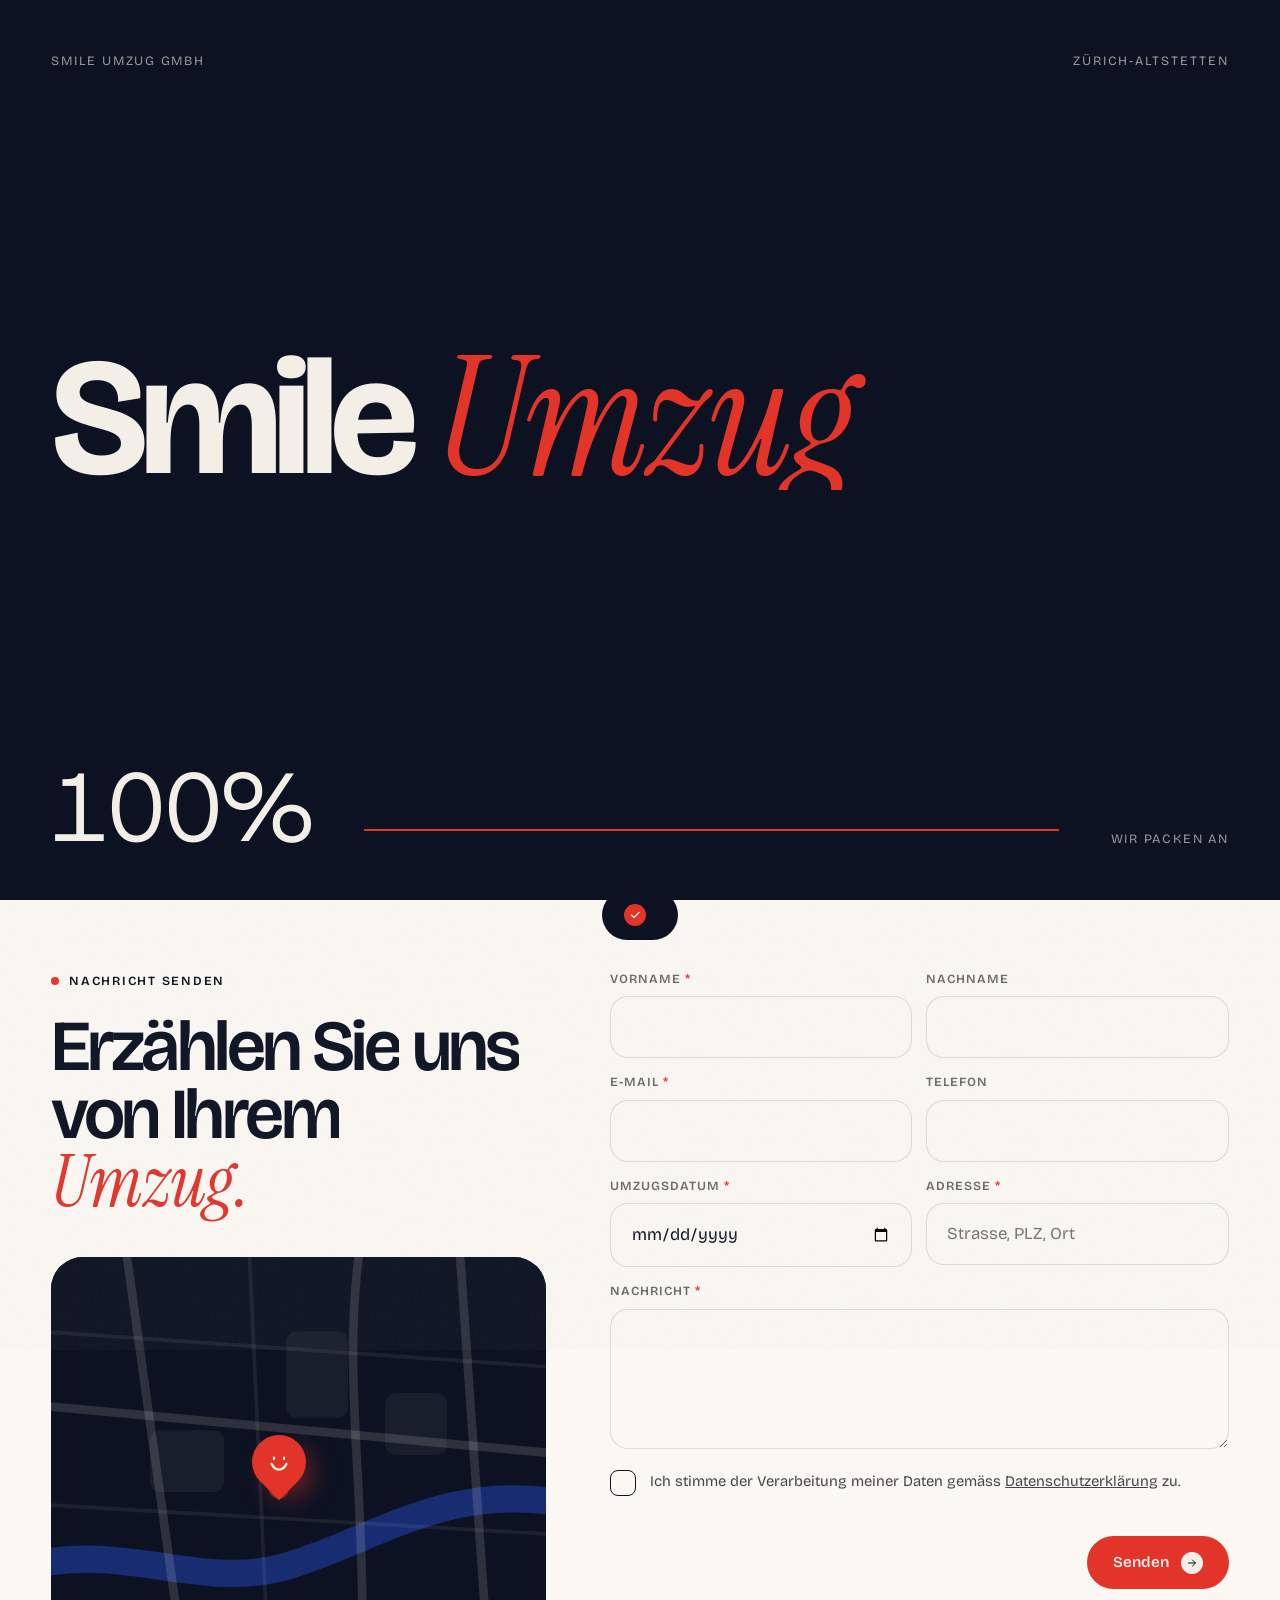
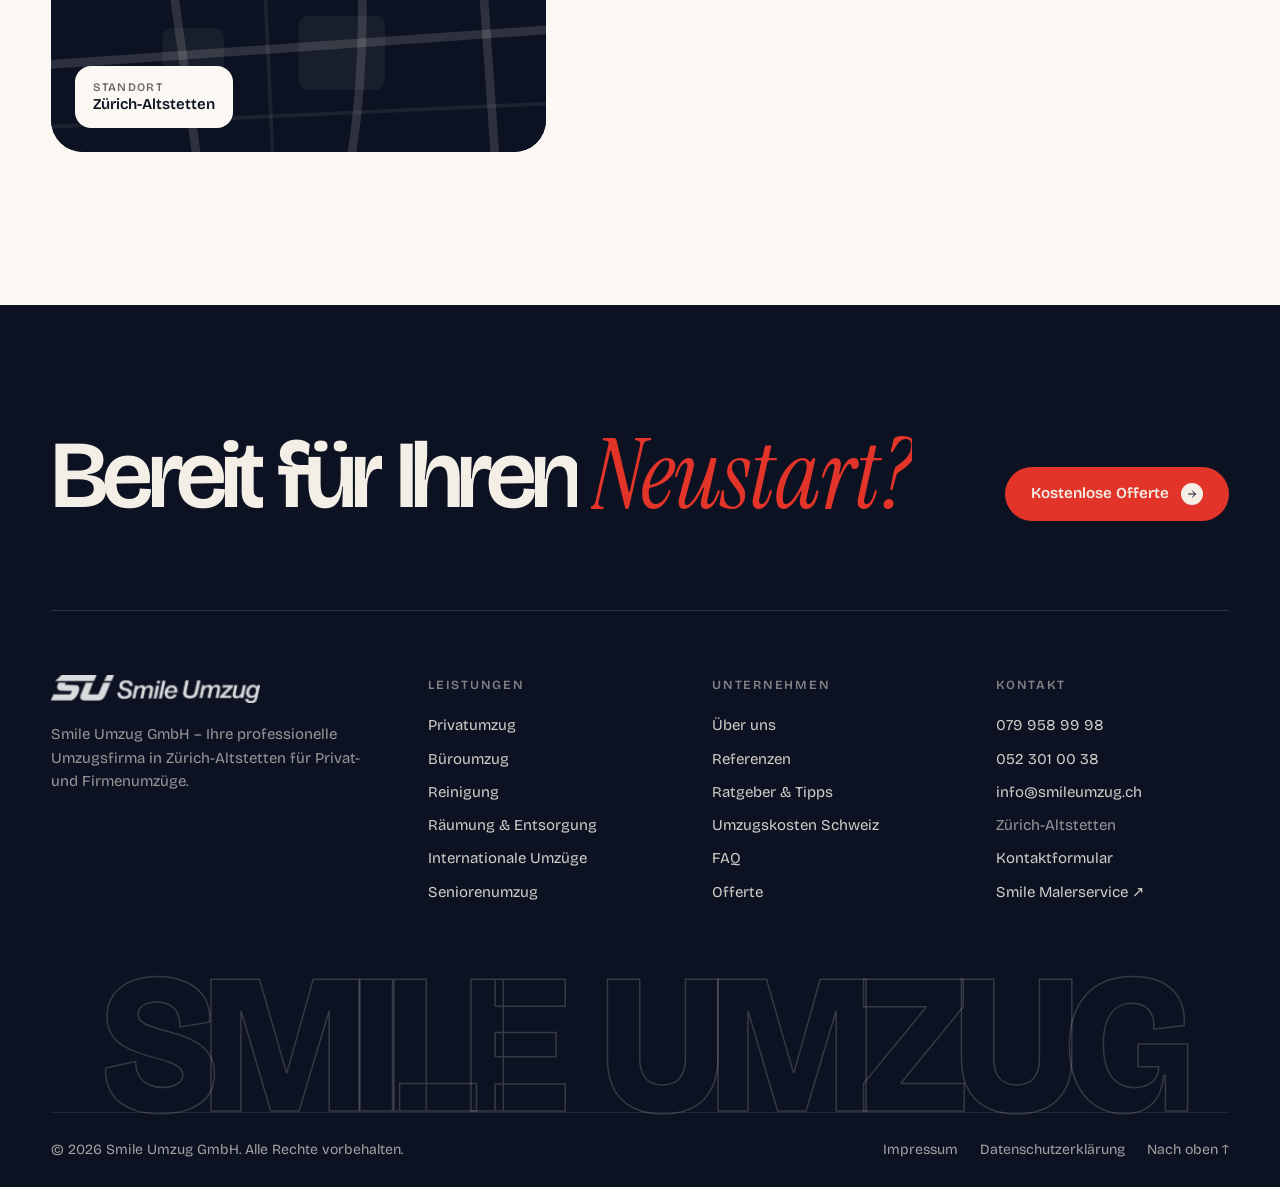
<file: kontakt.html>
<!DOCTYPE html>
<html lang="de">
<head>
<meta charset="UTF-8">
<meta name="viewport" content="width=device-width, initial-scale=1">
<title>Kontakt – Smile Umzug GmbH</title>
<link rel="icon" href="assets/img/logo.png">
<script>try{if(sessionStorage.getItem('pt'))document.documentElement.classList.add('pt-in')}catch(e){}</script>
<link rel="preconnect" href="https://fonts.googleapis.com">
<link rel="preconnect" href="https://fonts.gstatic.com" crossorigin>
<link href="https://fonts.googleapis.com/css2?family=Bricolage+Grotesque:opsz,wght@12..96,300;12..96,400;12..96,500;12..96,600;12..96,700;12..96,800&family=Instrument+Serif:ital@0;1&display=swap" rel="stylesheet">
<link rel="stylesheet" href="assets/css/style.css">
</head>
<body class="is-loading page-kontakt" id="top">
<!-- SVG sprites -->
<svg width="0" height="0" style="position:absolute" aria-hidden="true">
  <defs>
    <symbol id="i-arrow" viewBox="0 0 24 24"><path d="M5 12h14M13 6l6 6-6 6" fill="none" stroke="currentColor" stroke-width="2" stroke-linecap="round" stroke-linejoin="round"/></symbol>
    <symbol id="i-star" viewBox="0 0 24 24"><path d="M12 0c.6 6.6 5.4 11.4 12 12-6.6.6-11.4 5.4-12 12C11.4 17.4 6.6 12.6 0 12 6.6 11.4 11.4 6.6 12 0z" fill="currentColor"/></symbol>
    <symbol id="i-truck" viewBox="0 0 48 48"><g fill="none" stroke="currentColor" stroke-width="2.4" stroke-linejoin="round" stroke-linecap="round"><path d="M3 12h26v22H3zM29 19h9l7 8v7H29z"/><circle cx="12" cy="36" r="4"/><circle cx="37" cy="36" r="4"/><path d="M33 19v8h12"/></g></symbol>
    <symbol id="i-sparkle" viewBox="0 0 48 48"><g fill="none" stroke="currentColor" stroke-width="2.4" stroke-linejoin="round" stroke-linecap="round"><path d="M20 6c1 9 6 14 15 15-9 1-14 6-15 15-1-9-6-14-15-15 9-1 14-6 15-15z"/><path d="M38 30c.4 3.6 2.4 5.6 6 6-3.6.4-5.6 2.4-6 6-.4-3.6-2.4-5.6-6-6 3.6-.4 5.6-2.4 6-6z"/></g></symbol>
    <symbol id="i-office" viewBox="0 0 48 48"><g fill="none" stroke="currentColor" stroke-width="2.4" stroke-linejoin="round" stroke-linecap="round"><path d="M8 44V6h22v38M30 18h10v26M4 44h40"/><path d="M14 13h4M22 13h2M14 20h4M22 20h2M14 27h4M22 27h2M17 44v-8h6v8M34 25h2M34 32h2"/></g></symbol>
    <symbol id="i-bin" viewBox="0 0 48 48"><g fill="none" stroke="currentColor" stroke-width="2.4" stroke-linejoin="round" stroke-linecap="round"><path d="M7 12h34M18 12V7h12v5M10 12l2.5 30h23L38 12"/><path d="M20 20l2 6-6 0M28 30l-2-6 6 0M19 34h10"/></g></symbol>
    <symbol id="i-box" viewBox="0 0 48 48"><g fill="none" stroke="currentColor" stroke-width="2.4" stroke-linejoin="round" stroke-linecap="round"><path d="M24 4l18 9v22l-18 9-18-9V13z"/><path d="M6 13l18 9 18-9M24 22v22M15 8.5l18 9"/></g></symbol>
    <symbol id="i-globe" viewBox="0 0 48 48"><g fill="none" stroke="currentColor" stroke-width="2.4" stroke-linejoin="round" stroke-linecap="round"><circle cx="24" cy="24" r="19"/><path d="M5 24h38M24 5c5 5 7.5 11.5 7.5 19S29 38 24 43c-5-5-7.5-11.5-7.5-19S19 10 24 5z"/></g></symbol>
    <symbol id="i-heart" viewBox="0 0 48 48"><path d="M24 41S5 30 5 17a9.5 9.5 0 0 1 19-2 9.5 9.5 0 0 1 19 2c0 13-19 24-19 24z" fill="none" stroke="currentColor" stroke-width="2.4" stroke-linejoin="round"/></symbol>
    <symbol id="i-city" viewBox="0 0 48 48"><g fill="none" stroke="currentColor" stroke-width="2.4" stroke-linejoin="round" stroke-linecap="round"><path d="M4 44h40M7 44V22l9-6v28M16 44V10l12-6v40M28 44V18h13v26"/><path d="M21 14v2M21 21v2M21 28v2M33 24v2M33 31v2"/></g></symbol>
    <symbol id="i-chat" viewBox="0 0 48 48"><g fill="none" stroke="currentColor" stroke-width="2.4" stroke-linejoin="round" stroke-linecap="round"><path d="M42 23c0 9-8 16-18 16-3 0-5.5-.5-8-1.5L6 41l3-8.5C7 30 6 26.5 6 23 6 14 14 7 24 7s18 7 18 16z"/><path d="M16 21h16M16 28h10"/></g></symbol>
    <symbol id="i-home" viewBox="0 0 48 48"><g fill="none" stroke="currentColor" stroke-width="2.4" stroke-linejoin="round" stroke-linecap="round"><path d="M5 22L24 6l19 16"/><path d="M10 18v24h28V18"/><path d="M20 42V30h8v12"/></g></symbol>
    <symbol id="i-shield" viewBox="0 0 48 48"><g fill="none" stroke="currentColor" stroke-width="2.4" stroke-linejoin="round" stroke-linecap="round"><path d="M24 4l16 6v12c0 10-7 18-16 22C15 40 8 32 8 22V10z"/><path d="M17 24l5 5 9-10"/></g></symbol>
    <symbol id="i-team" viewBox="0 0 48 48"><g fill="none" stroke="currentColor" stroke-width="2.4" stroke-linejoin="round" stroke-linecap="round"><circle cx="17" cy="16" r="6"/><circle cx="34" cy="18" r="4.5"/><path d="M5 40c0-7 5-12 12-12s12 5 12 12M30 28c7 0 13 4 13 11"/></g></symbol>
    <symbol id="i-tag" viewBox="0 0 48 48"><g fill="none" stroke="currentColor" stroke-width="2.4" stroke-linejoin="round" stroke-linecap="round"><path d="M4 24V6h18l22 22-18 18z"/><circle cx="14" cy="16" r="3"/></g></symbol>
    <symbol id="i-lift" viewBox="0 0 48 48"><g fill="none" stroke="currentColor" stroke-width="2.4" stroke-linejoin="round" stroke-linecap="round"><path d="M10 44L36 6M16 44l26-38M14 37h8M20 28h8M26 19h8"/></g></symbol>
    <symbol id="i-smile" viewBox="0 0 48 48"><g fill="none" stroke="currentColor" stroke-width="3.6" stroke-linecap="round"><path d="M12 27c3 6 8 9 12 9s9-3 12-9"/><path d="M16 17v2M32 17v2"/></g></symbol>
    <symbol id="i-piano" viewBox="0 0 48 48"><g fill="none" stroke="currentColor" stroke-width="2.4" stroke-linejoin="round" stroke-linecap="round"><path d="M6 10h36v22H6z"/><path d="M6 24h36M13 24v8M20 24v8M27 24v8M34 24v8M10 32v8M38 32v8"/><path d="M10 17h28"/></g></symbol>
    <symbol id="i-chev" viewBox="0 0 24 24"><path d="M6 9l6 6 6-6" fill="none" stroke="currentColor" stroke-width="2.2" stroke-linecap="round" stroke-linejoin="round"/></symbol>
    <symbol id="i-phone" viewBox="0 0 48 48"><path d="M14 5l7 9-4 5c2 5 6 9 11 11l5-4 9 7-4 8C21 41 7 27 6 9z" fill="none" stroke="currentColor" stroke-width="2.4" stroke-linejoin="round"/></symbol>
    <symbol id="i-mail" viewBox="0 0 48 48"><g fill="none" stroke="currentColor" stroke-width="2.4" stroke-linejoin="round" stroke-linecap="round"><rect x="5" y="10" width="38" height="28" rx="4"/><path d="M6 13l18 13 18-13"/></g></symbol>
    <symbol id="i-pin" viewBox="0 0 48 48"><g fill="none" stroke="currentColor" stroke-width="2.4" stroke-linejoin="round"><path d="M24 44s14-13 14-25a14 14 0 0 0-28 0c0 12 14 25 14 25z"/><circle cx="24" cy="19" r="5"/></g></symbol>
    <symbol id="i-cal" viewBox="0 0 48 48"><g fill="none" stroke="currentColor" stroke-width="2.4" stroke-linejoin="round" stroke-linecap="round"><rect x="6" y="9" width="36" height="33" rx="4"/><path d="M6 19h36M15 5v8M33 5v8"/></g></symbol>
    <symbol id="i-copy" viewBox="0 0 24 24"><g fill="none" stroke="currentColor" stroke-width="2" stroke-linejoin="round"><rect x="8" y="8" width="13" height="13" rx="2"/><path d="M16 8V5a2 2 0 0 0-2-2H5a2 2 0 0 0-2 2v9a2 2 0 0 0 2 2h3"/></g></symbol>
    <symbol id="i-check" viewBox="0 0 24 24"><path d="M5 12l5 5L20 7" fill="none" stroke="currentColor" stroke-width="2.6" stroke-linecap="round" stroke-linejoin="round"/></symbol>
    <symbol id="i-eye" viewBox="0 0 48 48"><g fill="none" stroke="currentColor" stroke-width="2.4" stroke-linejoin="round"><path d="M3 24s8-14 21-14 21 14 21 14-8 14-21 14S3 24 3 24z"/><circle cx="24" cy="24" r="6"/></g></symbol>
    <symbol id="i-tools" viewBox="0 0 48 48"><g fill="none" stroke="currentColor" stroke-width="2.4" stroke-linejoin="round" stroke-linecap="round"><path d="M29 7a9 9 0 0 0-8 12L6 34l8 8 15-15a9 9 0 0 0 12-8l-6 2-5-5z"/></g></symbol>
    <symbol id="i-noparking" viewBox="0 0 48 48"><g fill="none" stroke="currentColor" stroke-width="2.4" stroke-linecap="round"><circle cx="24" cy="24" r="19"/><path d="M11 11l26 26M37 11L11 37"/></g></symbol>
    <symbol id="i-roll" viewBox="0 0 48 48"><g fill="none" stroke="currentColor" stroke-width="2.4" stroke-linejoin="round" stroke-linecap="round"><path d="M6 14h36v26H6z"/><path d="M6 14l5-8h26l5 8M18 22h12"/></g></symbol>
  </defs>
</svg>



<div class="grain" aria-hidden="true"></div>

<div class="loader" id="loader" aria-hidden="true">
  <div class="loader__top"><span>Smile Umzug GmbH</span><span>Zürich-Altstetten</span></div>
  <div class="loader__word">
    <span style="animation-delay:.05s">Smile</span><span style="animation-delay:.15s">&nbsp;</span><span class="serif" style="animation-delay:.22s">Umzug</span>
  </div>
  <div class="loader__bottom">
    <div class="loader__count"><span id="loadNum">0</span>%</div>
    <div class="loader__bar"><i id="loadBar"></i></div>
    <div style="font-size:.8rem;letter-spacing:.14em;text-transform:uppercase;opacity:.6">Wir packen an</div>
  </div>
</div>

<div class="pt" id="pt" aria-hidden="true"><i></i><i></i><i></i><i></i><i></i><div class="pt__label" id="ptLabel"><small>Schreiben Sie uns</small><span>Kon<span class="serif">takt</span></span></div></div>

<canvas class="c-trail" id="cTrail"></canvas>
<div class="c-blob" id="cBlob"></div>
<div class="c-dot" id="cDot"></div>
<div class="c-label" id="cLabel">
  <svg viewBox="0 0 100 100"><defs><path id="clc" d="M50,50 m-40,0 a40,40 0 1,1 80,0 a40,40 0 1,1 -80,0"/></defs><text><textPath href="#clc" textLength="250" lengthAdjust="spacing">Smile Umzug · Zürich · Smile Umzug · Zürich ·</textPath></text></svg>
  <b><span id="cLabelTxt">Offerte</span><i><svg width="10" height="10" viewBox="0 0 24 24" style="position:static;animation:none;width:10px;height:10px"><use href="#i-arrow"/></svg></i></b>
</div>


<header class="header" id="header">
  <a href="index.html" class="logo" aria-label="Smile Umzug – Startseite"><img src="assets/img/logo.png" alt="Smile Umzug" width="200" height="27"></a>
  <nav class="nav" aria-label="Hauptnavigation">
    <a href="index.html">Start</a>
    <div class="nav__dd">
      <a href="index.html#leistungen">Leistungen <svg><use href="#i-chev"/></svg></a>
      <div class="mega">
        <a class="mi" href="privatumzug.html"><span class="ic"><svg><use href="#i-home"/></svg></span><span><b>Privatumzug</b><span class="d">Professionell und fair bepreist</span></span></a>
        <a class="mi" href="index.html#details"><span class="ic"><svg><use href="#i-office"/></svg></span><span><b>Büroumzug</b><span class="d">Technik &amp; Mobiliar erfasst</span></span></a>
        <a class="mi" href="index.html#details"><span class="ic"><svg><use href="#i-sparkle"/></svg></span><span><b>Reinigung</b><span class="d">Mit Abnahmegarantie</span></span></a>
        <a class="mi" href="index.html#details"><span class="ic"><svg><use href="#i-bin"/></svg></span><span><b>Räumung &amp; Entsorgung</b><span class="d">Mit Entsorgungspartner</span></span></a>
        <a class="mi" href="index.html#details"><span class="ic"><svg><use href="#i-globe"/></svg></span><span><b>Internationale Umzüge</b><span class="d">Europaweit seit 2000</span></span></a>
        <a class="mi" href="index.html#details"><span class="ic"><svg><use href="#i-heart"/></svg></span><span><b>Seniorenumzug</b><span class="d">Mit Einfühlungsvermögen</span></span></a>
        <a class="mi" href="index.html#details"><span class="ic"><svg><use href="#i-box"/></svg></span><span><b>Ein- &amp; Auspackservice</b><span class="d">Sie müssen nichts selbst tun</span></span></a>
        <a class="mi" href="index.html#details"><span class="ic"><svg><use href="#i-lift"/></svg></span><span><b>Transport &amp; Möbellift</b><span class="d">Für Zürichs Altbauten</span></span></a>
        <div class="mega__cta"><svg class="bg"><use href="#i-star"/></svg><div><b>Offerte innert 1 Werktag.</b><p>Kostenlos und unverbindlich.</p></div><a href="offerte.html">Anfragen <svg width="12" height="12"><use href="#i-arrow"/></svg></a></div>
      </div>
    </div>
    <a href="privatumzug.html">Privatumzug</a>
    <a href="ueber-uns.html">Über uns</a>
    <a href="index.html#faq">FAQ</a>
    <a href="kontakt.html" class="is-active">Kontakt</a>
  </nav>
  <div class="header__right">
    <a class="header__tel" href="tel:+41799589998"><i></i>079 958 99 98</a>
    <a class="btn btn--red magnetic" href="offerte.html" data-cursor="Offerte">Gratis Offerte <span class="arr"><svg width="12" height="12"><use href="#i-arrow"/></svg></span></a>
    <button class="burger" id="burger" aria-label="Menü öffnen"><span></span><span></span></button>
  </div>
</header>

<div class="menu" id="menu">
  <a class="big" href="index.html"><span>Start</span></a>
  <a class="big" href="privatumzug.html"><span>Privatumzug</span></a>
  <a class="big" href="ueber-uns.html"><span>Über uns</span></a>
  <a class="big" href="kontakt.html"><span>Kontakt</span></a>
  <a class="big" href="offerte.html"><span>Offerte <em class="serif" style="color:var(--red)">anfragen</em></span></a>
  <div class="menu__meta">
    <a href="tel:+41799589998">079 958 99 98</a>
    <a href="tel:+41523010038">052 301 00 38</a>
    <a href="mailto:info@smileumzug.ch">info@smileumzug.ch</a>
  </div>
</div>

<main>
<!-- =================== HERO =================== -->
<section class="phero" style="padding-bottom:clamp(40px,4vw,70px)">
  <div class="hero__blob hero__blob--r" data-par="0.12"></div>
  <div class="hero__blob hero__blob--b" data-par="-0.08"></div>
  <div class="wrap">
    <div class="crumb fade-up" style="transition-delay:.2s"><a href="index.html">Start</a><i></i><b>Kontakt</b></div>
    <div class="phero__grid">
      <h1 class="lines">
        <span class="line"><span>Kontaktieren</span></span>
        <span class="line"><span class="serif">Sie uns.</span></span>
      </h1>
      <p class="phero__sub fade-up" style="justify-self:end">Telefon, E-Mail oder Formular – wir beraten Sie gerne und erstellen Ihnen eine unverbindliche Offerte.</p>
    </div>
  </div>
</section>

<!-- =================== CARDS =================== -->
<section style="padding-bottom:clamp(80px,9vw,150px)">
  <div class="wrap kcards">
    <div class="kcard fade-up">
      <div class="ic"><svg><use href="#i-phone"/></svg></div>
      <div><small>Mobile</small><a class="v" href="tel:+41799589998">079 958 99 98</a>
        <div class="acts"><a href="tel:+41799589998"><span>Anrufen</span></a><button type="button" data-copy="079 958 99 98"><span style="display:flex;gap:8px;align-items:center"><svg><use href="#i-copy"/></svg>Kopieren</span></button></div></div>
    </div>
    <div class="kcard fade-up d2">
      <div class="ic"><svg><use href="#i-phone"/></svg></div>
      <div><small>Festnetz</small><a class="v" href="tel:+41523010038">052 301 00 38</a>
        <div class="acts"><a href="tel:+41523010038"><span>Anrufen</span></a><button type="button" data-copy="052 301 00 38"><span style="display:flex;gap:8px;align-items:center"><svg><use href="#i-copy"/></svg>Kopieren</span></button></div></div>
    </div>
    <div class="kcard fade-up d3">
      <div class="ic"><svg><use href="#i-mail"/></svg></div>
      <div><small>E-Mail</small><a class="v" href="mailto:info@smileumzug.ch">info@smileumzug.ch</a>
        <div class="acts"><a href="mailto:info@smileumzug.ch"><span>Schreiben</span></a><button type="button" data-copy="info@smileumzug.ch"><span style="display:flex;gap:8px;align-items:center"><svg><use href="#i-copy"/></svg>Kopieren</span></button></div></div>
    </div>
  </div>
</section>

<!-- =================== FORM =================== -->
<section class="sec" style="background:var(--paper);padding-top:clamp(80px,9vw,150px)">
  <div class="wrap kform-wrap">
    <div>
      <span class="eyebrow">Nachricht senden</span>
      <h2 class="h2" data-split style="margin-top:20px">Erzählen Sie uns von Ihrem <span class="serif">Umzug.</span></h2>
      <div class="mapcard" data-reveal aria-hidden="true">
        <svg viewBox="0 0 400 400" preserveAspectRatio="xMidYMid slice">
          <rect width="400" height="400" fill="#0C1222"/>
          <path d="M-20 250 C 60 230 120 270 190 250 S 320 180 420 200" fill="none" stroke="#2443B5" stroke-width="22" stroke-linecap="round" opacity=".55"/>
          <g stroke="rgba(244,239,230,.14)" stroke-width="7" fill="none" stroke-linecap="round">
            <path d="M-10 120 L 420 160"/><path d="M60 -10 L 120 420"/><path d="M250 -10 C 230 120 270 260 240 420"/><path d="M-10 330 L 420 300"/><path d="M330 -10 L 360 420"/>
          </g>
          <g stroke="rgba(244,239,230,.07)" stroke-width="3" fill="none">
            <path d="M-10 60 L 420 90"/><path d="M160 -10 L 180 420"/><path d="M-10 200 L 420 225"/><path d="M-10 380 L 420 360"/>
          </g>
          <g fill="rgba(244,239,230,.05)"><rect x="80" y="140" width="60" height="50" rx="8"/><rect x="190" y="60" width="50" height="70" rx="8"/><rect x="270" y="110" width="50" height="50" rx="8"/><rect x="200" y="290" width="70" height="60" rx="8"/><rect x="90" y="300" width="50" height="40" rx="8"/></g>
        </svg>
        <span class="pulse"></span>
        <div class="pinw"><div class="pp"><svg viewBox="0 0 48 48"><use href="#i-smile"/></svg></div></div>
        <div class="lbl"><small>Standort</small>Zürich-Altstetten</div>
      </div>
    </div>
    <div>
      <form id="kform" class="kform" novalidate data-reveal>
        <div class="grid2">
          <div class="fld" data-req><label class="lb" for="f1">Vorname <em>*</em></label><input class="inp" id="f1" name="vorname"><span class="msg">Bitte ausfüllen.</span></div>
          <div class="fld"><label class="lb" for="f2">Nachname</label><input class="inp" id="f2" name="nachname"></div>
        </div>
        <div class="grid2">
          <div class="fld" data-req><label class="lb" for="f3">E-Mail <em>*</em></label><input class="inp" type="email" id="f3" name="email"><span class="msg">Bitte gültige E-Mail eingeben.</span></div>
          <div class="fld"><label class="lb" for="f4">Telefon</label><input class="inp" type="tel" id="f4" name="telefon"></div>
        </div>
        <div class="grid2">
          <div class="fld" data-req><label class="lb" for="f5">Umzugsdatum <em>*</em></label><input class="inp" type="date" id="f5" name="umzugsdatum"><span class="msg">Bitte Datum wählen.</span></div>
          <div class="fld" data-req><label class="lb" for="f6">Adresse <em>*</em></label><input class="inp" id="f6" name="adresse" placeholder="Strasse, PLZ, Ort"><span class="msg">Bitte ausfüllen.</span></div>
        </div>
        <div class="fld" data-req><label class="lb" for="f7">Nachricht <em>*</em></label><textarea class="inp" id="f7" name="nachricht"></textarea><span class="msg">Bitte schreiben Sie uns eine Nachricht.</span></div>
        <div class="fld" data-req style="margin:0"><label class="consent" style="margin-top:6px"><input type="checkbox" name="consent"><span class="cbox"><svg><use href="#i-check"/></svg></span><span>Ich stimme der Verarbeitung meiner Daten gemäss <a href="#">Datenschutzerklärung</a> zu.</span></label><span class="msg">Bitte bestätigen.</span></div>
        <div class="onav"><span></span><button type="submit" class="btn btn--red magnetic" data-cursor="Senden">Senden <span class="arr"><svg width="12" height="12"><use href="#i-arrow"/></svg></span></button></div>
      </form>
      <div class="fsuccess" id="ksuccess">
        <div class="badge"><svg viewBox="0 0 48 48"><use href="#i-smile"/></svg></div>
        <h3>Danke für Ihre Nachricht!</h3>
        <p>Wir melden uns so schnell wie möglich bei Ihnen.</p>
      </div>
    </div>
  </div>
</section>
</main>
<div class="toast" id="toast"><i><svg><use href="#i-check"/></svg></i><span></span></div>


<footer class="footer">
  <div class="wrap">
    <div class="footer__cta">
      <h2 data-split>Bereit für Ihren <span class="serif">Neustart?</span></h2>
      <a class="btn btn--red magnetic" href="offerte.html" data-cursor="Offerte">Kostenlose Offerte <span class="arr"><svg width="12" height="12"><use href="#i-arrow"/></svg></span></a>
    </div>
    <div class="footer__grid">
      <div class="footer__brand">
        <a href="index.html" class="logo"><img src="assets/img/logo.png" alt="Smile Umzug" width="200" height="27"></a>
        <p>Smile Umzug GmbH – Ihre professionelle Umzugsfirma in Zürich-Altstetten für Privat- und Firmenumzüge.</p>
      </div>
      <div><h4>Leistungen</h4><ul>
        <li><a href="privatumzug.html">Privatumzug</a></li><li><a href="index.html#details">Büroumzug</a></li>
        <li><a href="index.html#details">Reinigung</a></li><li><a href="index.html#details">Räumung &amp; Entsorgung</a></li>
        <li><a href="index.html#details">Internationale Umzüge</a></li><li><a href="index.html#details">Seniorenumzug</a></li></ul></div>
      <div><h4>Unternehmen</h4><ul>
        <li><a href="ueber-uns.html">Über uns</a></li><li><a href="#">Referenzen</a></li>
        <li><a href="#">Ratgeber &amp; Tipps</a></li><li><a href="index.html#regionen">Umzugskosten Schweiz</a></li>
        <li><a href="index.html#faq">FAQ</a></li><li><a href="offerte.html">Offerte</a></li></ul></div>
      <div><h4>Kontakt</h4><ul>
        <li><a href="tel:+41799589998">079 958 99 98</a></li><li><a href="tel:+41523010038">052 301 00 38</a></li>
        <li><a href="mailto:info@smileumzug.ch">info@smileumzug.ch</a></li><li style="opacity:.6">Zürich-Altstetten</li>
        <li><a href="kontakt.html">Kontaktformular</a></li>
        <li><a href="https://smile-malerservice.ch" target="_blank" rel="noopener">Smile Malerservice ↗</a></li></ul></div>
    </div>
  </div>
  <div class="footer__giant" id="giant" aria-hidden="true"></div>
  <div class="wrap">
    <div class="footer__bottom">
      <span>© <span id="year">2026</span> Smile Umzug GmbH. Alle Rechte vorbehalten.</span>
      <span style="display:flex;gap:22px"><a href="#">Impressum</a><a href="#">Datenschutzerklärung</a><a href="#top" class="to-top">Nach oben ↑</a></span>
    </div>
  </div>
</footer>
<script src="assets/js/main.js"></script>
</body>
</html>
</file>
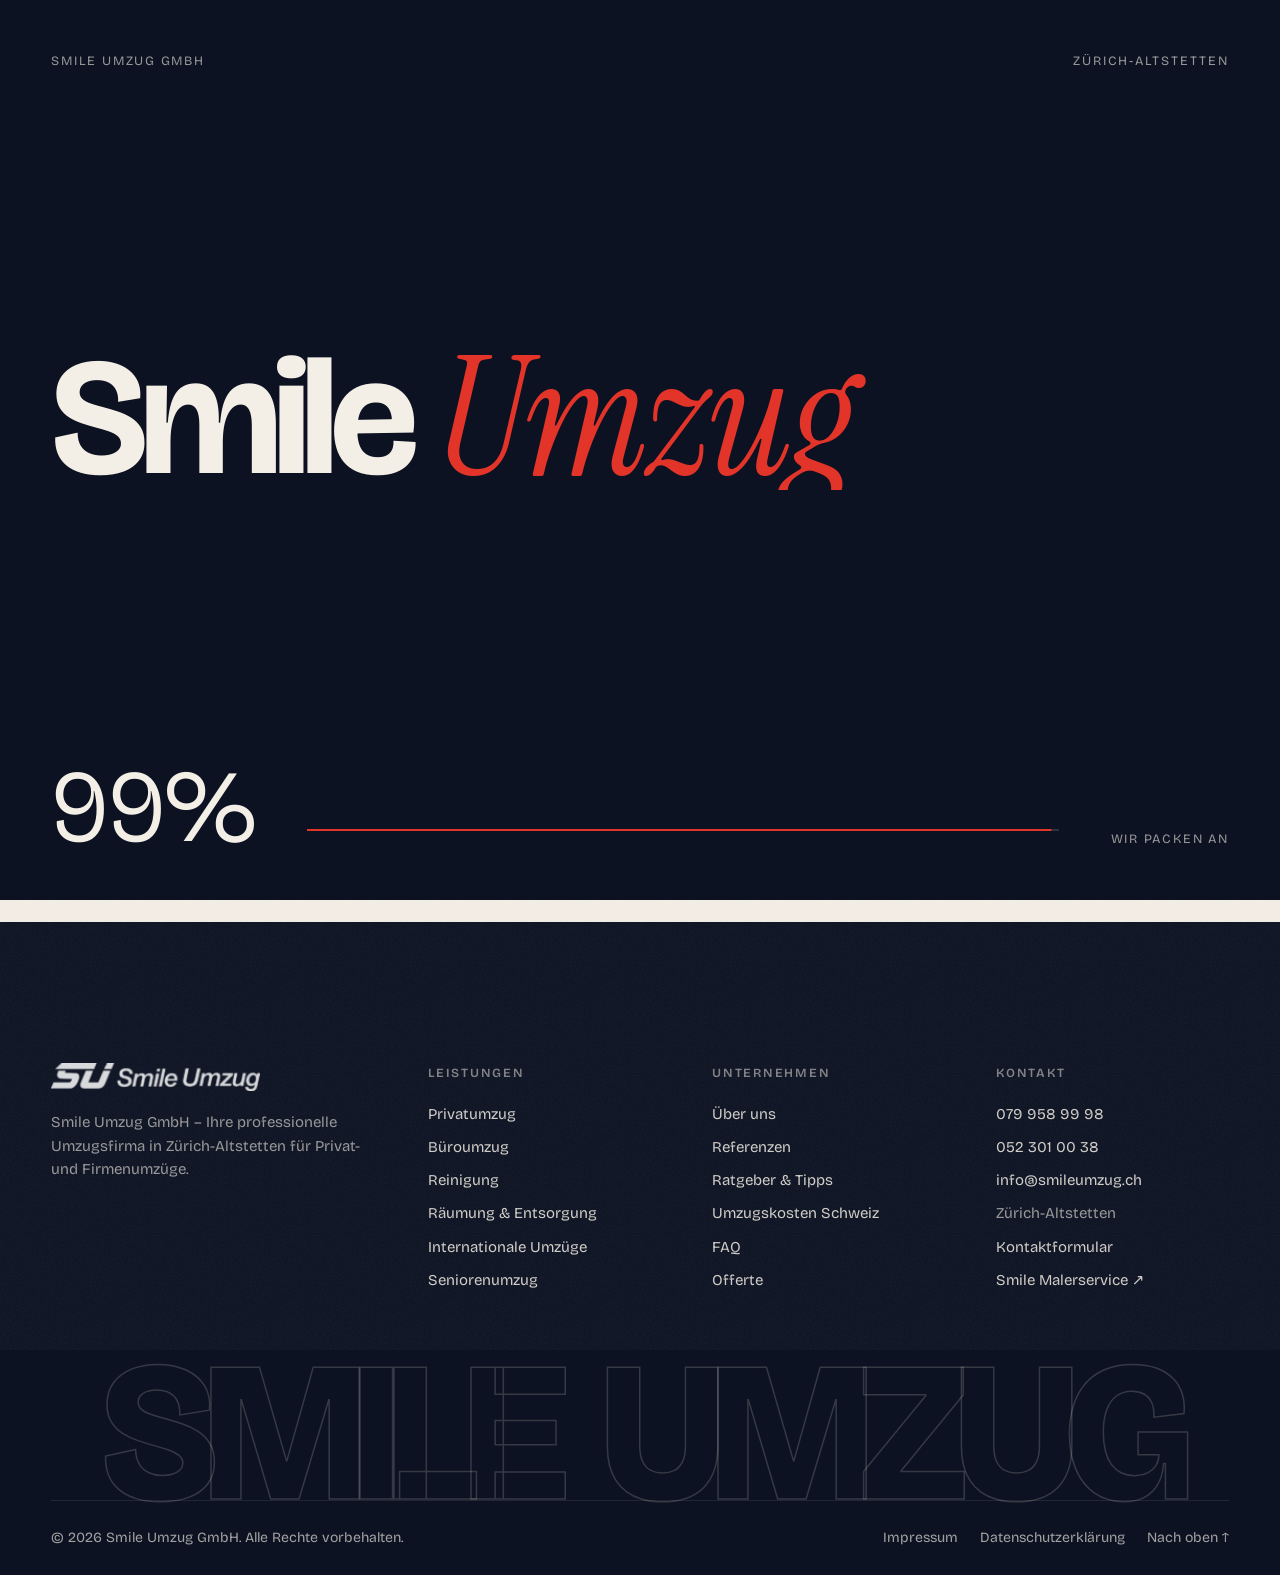
<file: offerte.html>
<!DOCTYPE html>
<html lang="de">
<head>
<meta charset="UTF-8">
<meta name="viewport" content="width=device-width, initial-scale=1">
<title>Umzugsofferte – Smile Umzug GmbH</title>
<link rel="icon" href="assets/img/logo.png">
<script>try{if(sessionStorage.getItem('pt'))document.documentElement.classList.add('pt-in')}catch(e){}</script>
<link rel="preconnect" href="https://fonts.googleapis.com">
<link rel="preconnect" href="https://fonts.gstatic.com" crossorigin>
<link href="https://fonts.googleapis.com/css2?family=Bricolage+Grotesque:opsz,wght@12..96,300;12..96,400;12..96,500;12..96,600;12..96,700;12..96,800&family=Instrument+Serif:ital@0;1&display=swap" rel="stylesheet">
<link rel="stylesheet" href="assets/css/style.css">
</head>
<body class="is-loading page-offerte" id="top">
<!-- SVG sprites -->
<svg width="0" height="0" style="position:absolute" aria-hidden="true">
  <defs>
    <symbol id="i-arrow" viewBox="0 0 24 24"><path d="M5 12h14M13 6l6 6-6 6" fill="none" stroke="currentColor" stroke-width="2" stroke-linecap="round" stroke-linejoin="round"/></symbol>
    <symbol id="i-star" viewBox="0 0 24 24"><path d="M12 0c.6 6.6 5.4 11.4 12 12-6.6.6-11.4 5.4-12 12C11.4 17.4 6.6 12.6 0 12 6.6 11.4 11.4 6.6 12 0z" fill="currentColor"/></symbol>
    <symbol id="i-truck" viewBox="0 0 48 48"><g fill="none" stroke="currentColor" stroke-width="2.4" stroke-linejoin="round" stroke-linecap="round"><path d="M3 12h26v22H3zM29 19h9l7 8v7H29z"/><circle cx="12" cy="36" r="4"/><circle cx="37" cy="36" r="4"/><path d="M33 19v8h12"/></g></symbol>
    <symbol id="i-sparkle" viewBox="0 0 48 48"><g fill="none" stroke="currentColor" stroke-width="2.4" stroke-linejoin="round" stroke-linecap="round"><path d="M20 6c1 9 6 14 15 15-9 1-14 6-15 15-1-9-6-14-15-15 9-1 14-6 15-15z"/><path d="M38 30c.4 3.6 2.4 5.6 6 6-3.6.4-5.6 2.4-6 6-.4-3.6-2.4-5.6-6-6 3.6-.4 5.6-2.4 6-6z"/></g></symbol>
    <symbol id="i-office" viewBox="0 0 48 48"><g fill="none" stroke="currentColor" stroke-width="2.4" stroke-linejoin="round" stroke-linecap="round"><path d="M8 44V6h22v38M30 18h10v26M4 44h40"/><path d="M14 13h4M22 13h2M14 20h4M22 20h2M14 27h4M22 27h2M17 44v-8h6v8M34 25h2M34 32h2"/></g></symbol>
    <symbol id="i-bin" viewBox="0 0 48 48"><g fill="none" stroke="currentColor" stroke-width="2.4" stroke-linejoin="round" stroke-linecap="round"><path d="M7 12h34M18 12V7h12v5M10 12l2.5 30h23L38 12"/><path d="M20 20l2 6-6 0M28 30l-2-6 6 0M19 34h10"/></g></symbol>
    <symbol id="i-box" viewBox="0 0 48 48"><g fill="none" stroke="currentColor" stroke-width="2.4" stroke-linejoin="round" stroke-linecap="round"><path d="M24 4l18 9v22l-18 9-18-9V13z"/><path d="M6 13l18 9 18-9M24 22v22M15 8.5l18 9"/></g></symbol>
    <symbol id="i-globe" viewBox="0 0 48 48"><g fill="none" stroke="currentColor" stroke-width="2.4" stroke-linejoin="round" stroke-linecap="round"><circle cx="24" cy="24" r="19"/><path d="M5 24h38M24 5c5 5 7.5 11.5 7.5 19S29 38 24 43c-5-5-7.5-11.5-7.5-19S19 10 24 5z"/></g></symbol>
    <symbol id="i-heart" viewBox="0 0 48 48"><path d="M24 41S5 30 5 17a9.5 9.5 0 0 1 19-2 9.5 9.5 0 0 1 19 2c0 13-19 24-19 24z" fill="none" stroke="currentColor" stroke-width="2.4" stroke-linejoin="round"/></symbol>
    <symbol id="i-city" viewBox="0 0 48 48"><g fill="none" stroke="currentColor" stroke-width="2.4" stroke-linejoin="round" stroke-linecap="round"><path d="M4 44h40M7 44V22l9-6v28M16 44V10l12-6v40M28 44V18h13v26"/><path d="M21 14v2M21 21v2M21 28v2M33 24v2M33 31v2"/></g></symbol>
    <symbol id="i-chat" viewBox="0 0 48 48"><g fill="none" stroke="currentColor" stroke-width="2.4" stroke-linejoin="round" stroke-linecap="round"><path d="M42 23c0 9-8 16-18 16-3 0-5.5-.5-8-1.5L6 41l3-8.5C7 30 6 26.5 6 23 6 14 14 7 24 7s18 7 18 16z"/><path d="M16 21h16M16 28h10"/></g></symbol>
    <symbol id="i-home" viewBox="0 0 48 48"><g fill="none" stroke="currentColor" stroke-width="2.4" stroke-linejoin="round" stroke-linecap="round"><path d="M5 22L24 6l19 16"/><path d="M10 18v24h28V18"/><path d="M20 42V30h8v12"/></g></symbol>
    <symbol id="i-shield" viewBox="0 0 48 48"><g fill="none" stroke="currentColor" stroke-width="2.4" stroke-linejoin="round" stroke-linecap="round"><path d="M24 4l16 6v12c0 10-7 18-16 22C15 40 8 32 8 22V10z"/><path d="M17 24l5 5 9-10"/></g></symbol>
    <symbol id="i-team" viewBox="0 0 48 48"><g fill="none" stroke="currentColor" stroke-width="2.4" stroke-linejoin="round" stroke-linecap="round"><circle cx="17" cy="16" r="6"/><circle cx="34" cy="18" r="4.5"/><path d="M5 40c0-7 5-12 12-12s12 5 12 12M30 28c7 0 13 4 13 11"/></g></symbol>
    <symbol id="i-tag" viewBox="0 0 48 48"><g fill="none" stroke="currentColor" stroke-width="2.4" stroke-linejoin="round" stroke-linecap="round"><path d="M4 24V6h18l22 22-18 18z"/><circle cx="14" cy="16" r="3"/></g></symbol>
    <symbol id="i-lift" viewBox="0 0 48 48"><g fill="none" stroke="currentColor" stroke-width="2.4" stroke-linejoin="round" stroke-linecap="round"><path d="M10 44L36 6M16 44l26-38M14 37h8M20 28h8M26 19h8"/></g></symbol>
    <symbol id="i-smile" viewBox="0 0 48 48"><g fill="none" stroke="currentColor" stroke-width="3.6" stroke-linecap="round"><path d="M12 27c3 6 8 9 12 9s9-3 12-9"/><path d="M16 17v2M32 17v2"/></g></symbol>
    <symbol id="i-piano" viewBox="0 0 48 48"><g fill="none" stroke="currentColor" stroke-width="2.4" stroke-linejoin="round" stroke-linecap="round"><path d="M6 10h36v22H6z"/><path d="M6 24h36M13 24v8M20 24v8M27 24v8M34 24v8M10 32v8M38 32v8"/><path d="M10 17h28"/></g></symbol>
    <symbol id="i-chev" viewBox="0 0 24 24"><path d="M6 9l6 6 6-6" fill="none" stroke="currentColor" stroke-width="2.2" stroke-linecap="round" stroke-linejoin="round"/></symbol>
    <symbol id="i-phone" viewBox="0 0 48 48"><path d="M14 5l7 9-4 5c2 5 6 9 11 11l5-4 9 7-4 8C21 41 7 27 6 9z" fill="none" stroke="currentColor" stroke-width="2.4" stroke-linejoin="round"/></symbol>
    <symbol id="i-mail" viewBox="0 0 48 48"><g fill="none" stroke="currentColor" stroke-width="2.4" stroke-linejoin="round" stroke-linecap="round"><rect x="5" y="10" width="38" height="28" rx="4"/><path d="M6 13l18 13 18-13"/></g></symbol>
    <symbol id="i-pin" viewBox="0 0 48 48"><g fill="none" stroke="currentColor" stroke-width="2.4" stroke-linejoin="round"><path d="M24 44s14-13 14-25a14 14 0 0 0-28 0c0 12 14 25 14 25z"/><circle cx="24" cy="19" r="5"/></g></symbol>
    <symbol id="i-cal" viewBox="0 0 48 48"><g fill="none" stroke="currentColor" stroke-width="2.4" stroke-linejoin="round" stroke-linecap="round"><rect x="6" y="9" width="36" height="33" rx="4"/><path d="M6 19h36M15 5v8M33 5v8"/></g></symbol>
    <symbol id="i-copy" viewBox="0 0 24 24"><g fill="none" stroke="currentColor" stroke-width="2" stroke-linejoin="round"><rect x="8" y="8" width="13" height="13" rx="2"/><path d="M16 8V5a2 2 0 0 0-2-2H5a2 2 0 0 0-2 2v9a2 2 0 0 0 2 2h3"/></g></symbol>
    <symbol id="i-check" viewBox="0 0 24 24"><path d="M5 12l5 5L20 7" fill="none" stroke="currentColor" stroke-width="2.6" stroke-linecap="round" stroke-linejoin="round"/></symbol>
    <symbol id="i-eye" viewBox="0 0 48 48"><g fill="none" stroke="currentColor" stroke-width="2.4" stroke-linejoin="round"><path d="M3 24s8-14 21-14 21 14 21 14-8 14-21 14S3 24 3 24z"/><circle cx="24" cy="24" r="6"/></g></symbol>
    <symbol id="i-tools" viewBox="0 0 48 48"><g fill="none" stroke="currentColor" stroke-width="2.4" stroke-linejoin="round" stroke-linecap="round"><path d="M29 7a9 9 0 0 0-8 12L6 34l8 8 15-15a9 9 0 0 0 12-8l-6 2-5-5z"/></g></symbol>
    <symbol id="i-noparking" viewBox="0 0 48 48"><g fill="none" stroke="currentColor" stroke-width="2.4" stroke-linecap="round"><circle cx="24" cy="24" r="19"/><path d="M11 11l26 26M37 11L11 37"/></g></symbol>
    <symbol id="i-roll" viewBox="0 0 48 48"><g fill="none" stroke="currentColor" stroke-width="2.4" stroke-linejoin="round" stroke-linecap="round"><path d="M6 14h36v26H6z"/><path d="M6 14l5-8h26l5 8M18 22h12"/></g></symbol>
  </defs>
</svg>



<div class="grain" aria-hidden="true"></div>

<div class="loader" id="loader" aria-hidden="true">
  <div class="loader__top"><span>Smile Umzug GmbH</span><span>Zürich-Altstetten</span></div>
  <div class="loader__word">
    <span style="animation-delay:.05s">Smile</span><span style="animation-delay:.15s">&nbsp;</span><span class="serif" style="animation-delay:.22s">Umzug</span>
  </div>
  <div class="loader__bottom">
    <div class="loader__count"><span id="loadNum">0</span>%</div>
    <div class="loader__bar"><i id="loadBar"></i></div>
    <div style="font-size:.8rem;letter-spacing:.14em;text-transform:uppercase;opacity:.6">Wir packen an</div>
  </div>
</div>

<div class="pt" id="pt" aria-hidden="true"><i></i><i></i><i></i><i></i><i></i><div class="pt__label" id="ptLabel"><small>In 3 Schritten</small><span><span class="serif">Offerte</span></span></div></div>

<canvas class="c-trail" id="cTrail"></canvas>
<div class="c-blob" id="cBlob"></div>
<div class="c-dot" id="cDot"></div>
<div class="c-label" id="cLabel">
  <svg viewBox="0 0 100 100"><defs><path id="clc" d="M50,50 m-40,0 a40,40 0 1,1 80,0 a40,40 0 1,1 -80,0"/></defs><text><textPath href="#clc" textLength="250" lengthAdjust="spacing">Smile Umzug · Zürich · Smile Umzug · Zürich ·</textPath></text></svg>
  <b><span id="cLabelTxt">Offerte</span><i><svg width="10" height="10" viewBox="0 0 24 24" style="position:static;animation:none;width:10px;height:10px"><use href="#i-arrow"/></svg></i></b>
</div>


<header class="header" id="header">
  <a href="index.html" class="logo" aria-label="Smile Umzug – Startseite"><img src="assets/img/logo.png" alt="Smile Umzug" width="200" height="27"></a>
  <nav class="nav" aria-label="Hauptnavigation">
    <a href="index.html">Start</a>
    <div class="nav__dd">
      <a href="index.html#leistungen">Leistungen <svg><use href="#i-chev"/></svg></a>
      <div class="mega">
        <a class="mi" href="privatumzug.html"><span class="ic"><svg><use href="#i-home"/></svg></span><span><b>Privatumzug</b><span class="d">Professionell und fair bepreist</span></span></a>
        <a class="mi" href="index.html#details"><span class="ic"><svg><use href="#i-office"/></svg></span><span><b>Büroumzug</b><span class="d">Technik &amp; Mobiliar erfasst</span></span></a>
        <a class="mi" href="index.html#details"><span class="ic"><svg><use href="#i-sparkle"/></svg></span><span><b>Reinigung</b><span class="d">Mit Abnahmegarantie</span></span></a>
        <a class="mi" href="index.html#details"><span class="ic"><svg><use href="#i-bin"/></svg></span><span><b>Räumung &amp; Entsorgung</b><span class="d">Mit Entsorgungspartner</span></span></a>
        <a class="mi" href="index.html#details"><span class="ic"><svg><use href="#i-globe"/></svg></span><span><b>Internationale Umzüge</b><span class="d">Europaweit seit 2000</span></span></a>
        <a class="mi" href="index.html#details"><span class="ic"><svg><use href="#i-heart"/></svg></span><span><b>Seniorenumzug</b><span class="d">Mit Einfühlungsvermögen</span></span></a>
        <a class="mi" href="index.html#details"><span class="ic"><svg><use href="#i-box"/></svg></span><span><b>Ein- &amp; Auspackservice</b><span class="d">Sie müssen nichts selbst tun</span></span></a>
        <a class="mi" href="index.html#details"><span class="ic"><svg><use href="#i-lift"/></svg></span><span><b>Transport &amp; Möbellift</b><span class="d">Für Zürichs Altbauten</span></span></a>
        <div class="mega__cta"><svg class="bg"><use href="#i-star"/></svg><div><b>Offerte innert 1 Werktag.</b><p>Kostenlos und unverbindlich.</p></div><a href="offerte.html">Anfragen <svg width="12" height="12"><use href="#i-arrow"/></svg></a></div>
      </div>
    </div>
    <a href="privatumzug.html">Privatumzug</a>
    <a href="ueber-uns.html">Über uns</a>
    <a href="index.html#faq">FAQ</a>
    <a href="kontakt.html">Kontakt</a>
  </nav>
  <div class="header__right">
    <a class="header__tel" href="tel:+41799589998"><i></i>079 958 99 98</a>
    <a class="btn btn--red magnetic" href="offerte.html" data-cursor="Offerte">Gratis Offerte <span class="arr"><svg width="12" height="12"><use href="#i-arrow"/></svg></span></a>
    <button class="burger" id="burger" aria-label="Menü öffnen"><span></span><span></span></button>
  </div>
</header>

<div class="menu" id="menu">
  <a class="big" href="index.html"><span>Start</span></a>
  <a class="big" href="privatumzug.html"><span>Privatumzug</span></a>
  <a class="big" href="ueber-uns.html"><span>Über uns</span></a>
  <a class="big" href="kontakt.html"><span>Kontakt</span></a>
  <a class="big" href="offerte.html"><span>Offerte <em class="serif" style="color:var(--red)">anfragen</em></span></a>
  <div class="menu__meta">
    <a href="tel:+41799589998">079 958 99 98</a>
    <a href="tel:+41523010038">052 301 00 38</a>
    <a href="mailto:info@smileumzug.ch">info@smileumzug.ch</a>
  </div>
</div>

<main class="oq">
  <aside class="oq__side">
    <span class="ring-deco"></span>
    <div>
      <div class="crumb fade-up" style="transition-delay:.2s;color:rgba(244,239,230,.55)"><a href="index.html">Start</a><i></i><b style="color:var(--cream)">Offerte</b></div>
      <h1 class="lines">
        <span class="line"><span>Umzugs&shy;</span></span>
        <span class="line"><span class="serif">offerte.</span></span>
      </h1>
      <p class="phero__sub fade-up">Fordern Sie jetzt ein Angebot für Ihren Umzug an! Werktags erhalten Sie Ihre Offerte innerhalb eines Tages.</p>
      <ol class="osteps fade-up d2">
        <li class="on"><i>1</i>Service wählen</li>
        <li><i>2</i>Adressen</li>
        <li><i>3</i>Persönliche Informationen</li>
      </ol>
    </div>
    <div class="oq__contact fade-up d3">
      <span>Lieber telefonisch?</span>
      <a href="tel:+41799589998">079 958 99 98</a>
      <a href="tel:+41523010038">052 301 00 38</a>
      <a href="mailto:info@smileumzug.ch">info@smileumzug.ch</a>
    </div>
  </aside>

  <div class="oq__main">
    <div class="obar fade-up"><i></i></div>
    <form id="oform" novalidate>
      <!-- STEP 1 -->
      <div class="ostep on fade-up d2">
        <h2><small>Schritt 1 von 3</small>Service wählen</h2>
        <p class="hint">Wobei dürfen wir Ihnen helfen?</p>
        <div class="fld" data-req>
          <div class="svc-pick">
            <label><input type="radio" name="service" value="Umzug"><span class="pc"><span class="tick"><svg><use href="#i-check"/></svg></span><span class="ic"><svg><use href="#i-truck"/></svg></span><b>Umzug</b></span></label>
            <label><input type="radio" name="service" value="Reinigung"><span class="pc"><span class="tick"><svg><use href="#i-check"/></svg></span><span class="ic"><svg><use href="#i-sparkle"/></svg></span><b>Reinigung</b></span></label>
            <label><input type="radio" name="service" value="Umzug &amp; Reinigung"><span class="pc"><span class="tick"><svg><use href="#i-check"/></svg></span><span class="ic"><svg><use href="#i-home"/></svg></span><b>Umzug &amp; Reinigung</b></span></label>
            <label><input type="radio" name="service" value="Räumung &amp; Entsorgung"><span class="pc"><span class="tick"><svg><use href="#i-check"/></svg></span><span class="ic"><svg><use href="#i-bin"/></svg></span><b>Räumung &amp; Entsorgung</b></span></label>
          </div>
          <span class="msg">Bitte wählen Sie einen Service.</span>
        </div>
        <div class="dates">
          <div class="fld" data-date="umzug"><label class="lb" for="d1">Umzug am</label><input class="inp" type="date" id="d1" name="umzug_am"></div>
          <div class="fld" data-date="reinigung"><label class="lb" for="d2">Reinigung am</label><input class="inp" type="date" id="d2" name="reinigung_am"></div>
          <div class="fld" data-date="raeumung"><label class="lb" for="d3">Räumung am</label><input class="inp" type="date" id="d3" name="raeumung_am"></div>
        </div>
        <div class="onav"><span></span><button type="button" class="btn btn--red magnetic" data-next>Anfrage starten <span class="arr"><svg width="12" height="12"><use href="#i-arrow"/></svg></span></button></div>
      </div>

      <!-- STEP 2 -->
      <div class="ostep">
        <h2><small>Schritt 2 von 3</small>Adressen</h2>
        <p class="hint">Von wo nach wo geht die Reise?</p>
        <div class="fld addr"><label class="lb" for="a1">Jetzige Adresse</label><input class="inp" id="a1" name="jetzige_adresse" placeholder="Strasse, PLZ, Ort"><svg><use href="#i-pin"/></svg></div>
        <div class="addr-link"><i></i>Ihr Umzugsweg</div>
        <div class="fld addr"><label class="lb" for="a2">Neue Adresse</label><input class="inp" id="a2" name="neue_adresse" placeholder="Strasse, PLZ, Ort"><svg style="color:var(--blue)"><use href="#i-home"/></svg></div>
        <div class="fld" style="margin-top:24px">
          <label class="lb">Anzahl Zimmer</label>
          <div class="rooms">
            <button type="button" id="roomsMinus" aria-label="Weniger">−</button>
            <output id="roomsOut"></output>
            <button type="button" id="roomsPlus" aria-label="Mehr">+</button>
            <div class="viz" id="roomsViz" aria-hidden="true"></div>
            <input type="hidden" name="anzahl_zimmer" id="rooms">
          </div>
        </div>
        <div class="onav"><button type="button" class="back" data-prev><svg><use href="#i-arrow"/></svg>Zurück</button><button type="button" class="btn btn--red magnetic" data-next>Weiter <span class="arr"><svg width="12" height="12"><use href="#i-arrow"/></svg></span></button></div>
      </div>

      <!-- STEP 3 -->
      <div class="ostep">
        <h2><small>Schritt 3 von 3</small>Persönliche Informationen</h2>
        <p class="hint">Fast geschafft – wie erreichen wir Sie?</p>
        <div class="grid2">
          <div class="fld"><label class="lb">Anrede</label><div class="pills"><label><input type="radio" name="anrede" value="Herr"><span>Herr</span></label><label><input type="radio" name="anrede" value="Frau"><span>Frau</span></label></div></div>
          <div class="fld"><label class="lb">Sprache</label><div class="pills"><label><input type="radio" name="sprache" value="EN"><span>EN</span></label><label><input type="radio" name="sprache" value="DE"><span>DE</span></label><label><input type="radio" name="sprache" value="FR"><span>FR</span></label></div></div>
        </div>
        <div class="grid2" style="margin-top:10px">
          <div class="fld" data-req><label class="lb" for="n1">Name <em>*</em></label><input class="inp" id="n1" name="name"><span class="msg">Bitte geben Sie Ihren Namen ein.</span></div>
          <div class="fld" data-req><label class="lb" for="k1">Kontakt <em>*</em></label><input class="inp" id="k1" name="kontakt" placeholder="E-Mail oder Telefon"><span class="msg">Bitte geben Sie eine Kontaktmöglichkeit an.</span></div>
        </div>
        <div class="fld"><label class="lb" for="m1">Nachricht / Bemerkungen</label><textarea class="inp" id="m1" name="nachricht"></textarea></div>
        <label class="consent"><input type="checkbox" name="consent"><span class="cbox"><svg><use href="#i-check"/></svg></span><span>Ich bin damit einverstanden, dass meine übermittelten Daten zur Beantwortung meiner Anfrage verarbeitet werden. Mehr in der <a href="#">Datenschutzerklärung</a>.</span></label>
        <div class="onav"><button type="button" class="back" data-prev><svg><use href="#i-arrow"/></svg>Zurück</button><button type="submit" class="btn btn--red magnetic" data-cursor="Senden">Senden <span class="arr"><svg width="12" height="12"><use href="#i-arrow"/></svg></span></button></div>
      </div>
    </form>

    <div class="osuccess" id="osuccess">
      <div class="badge"><svg viewBox="0 0 48 48"><use href="#i-smile"/></svg></div>
      <h2>Vielen <span class="serif">Dank!</span></h2>
      <p>Wir haben Ihre Anfrage erhalten und melden uns so schnell wie möglich bei Ihnen.</p>
      <a class="btn magnetic" href="index.html">Zur Startseite <span class="arr"><svg width="12" height="12"><use href="#i-arrow"/></svg></span></a>
    </div>
  </div>
</main>


<footer class="footer" style="padding-top:clamp(60px,6vw,100px)">
  <div class="wrap">
    <div class="footer__grid">
      <div class="footer__brand">
        <a href="index.html" class="logo"><img src="assets/img/logo.png" alt="Smile Umzug" width="200" height="27"></a>
        <p>Smile Umzug GmbH – Ihre professionelle Umzugsfirma in Zürich-Altstetten für Privat- und Firmenumzüge.</p>
      </div>
      <div><h4>Leistungen</h4><ul>
        <li><a href="privatumzug.html">Privatumzug</a></li><li><a href="index.html#details">Büroumzug</a></li>
        <li><a href="index.html#details">Reinigung</a></li><li><a href="index.html#details">Räumung &amp; Entsorgung</a></li>
        <li><a href="index.html#details">Internationale Umzüge</a></li><li><a href="index.html#details">Seniorenumzug</a></li></ul></div>
      <div><h4>Unternehmen</h4><ul>
        <li><a href="ueber-uns.html">Über uns</a></li><li><a href="#">Referenzen</a></li>
        <li><a href="#">Ratgeber &amp; Tipps</a></li><li><a href="index.html#regionen">Umzugskosten Schweiz</a></li>
        <li><a href="index.html#faq">FAQ</a></li><li><a href="offerte.html">Offerte</a></li></ul></div>
      <div><h4>Kontakt</h4><ul>
        <li><a href="tel:+41799589998">079 958 99 98</a></li><li><a href="tel:+41523010038">052 301 00 38</a></li>
        <li><a href="mailto:info@smileumzug.ch">info@smileumzug.ch</a></li><li style="opacity:.6">Zürich-Altstetten</li>
        <li><a href="kontakt.html">Kontaktformular</a></li>
        <li><a href="https://smile-malerservice.ch" target="_blank" rel="noopener">Smile Malerservice ↗</a></li></ul></div>
    </div>
  </div>
  <div class="footer__giant" id="giant" aria-hidden="true"></div>
  <div class="wrap">
    <div class="footer__bottom">
      <span>© <span id="year">2026</span> Smile Umzug GmbH. Alle Rechte vorbehalten.</span>
      <span style="display:flex;gap:22px"><a href="#">Impressum</a><a href="#">Datenschutzerklärung</a><a href="#top" class="to-top">Nach oben ↑</a></span>
    </div>
  </div>
</footer>
<script src="assets/js/main.js"></script>
</body>
</html>
</file>
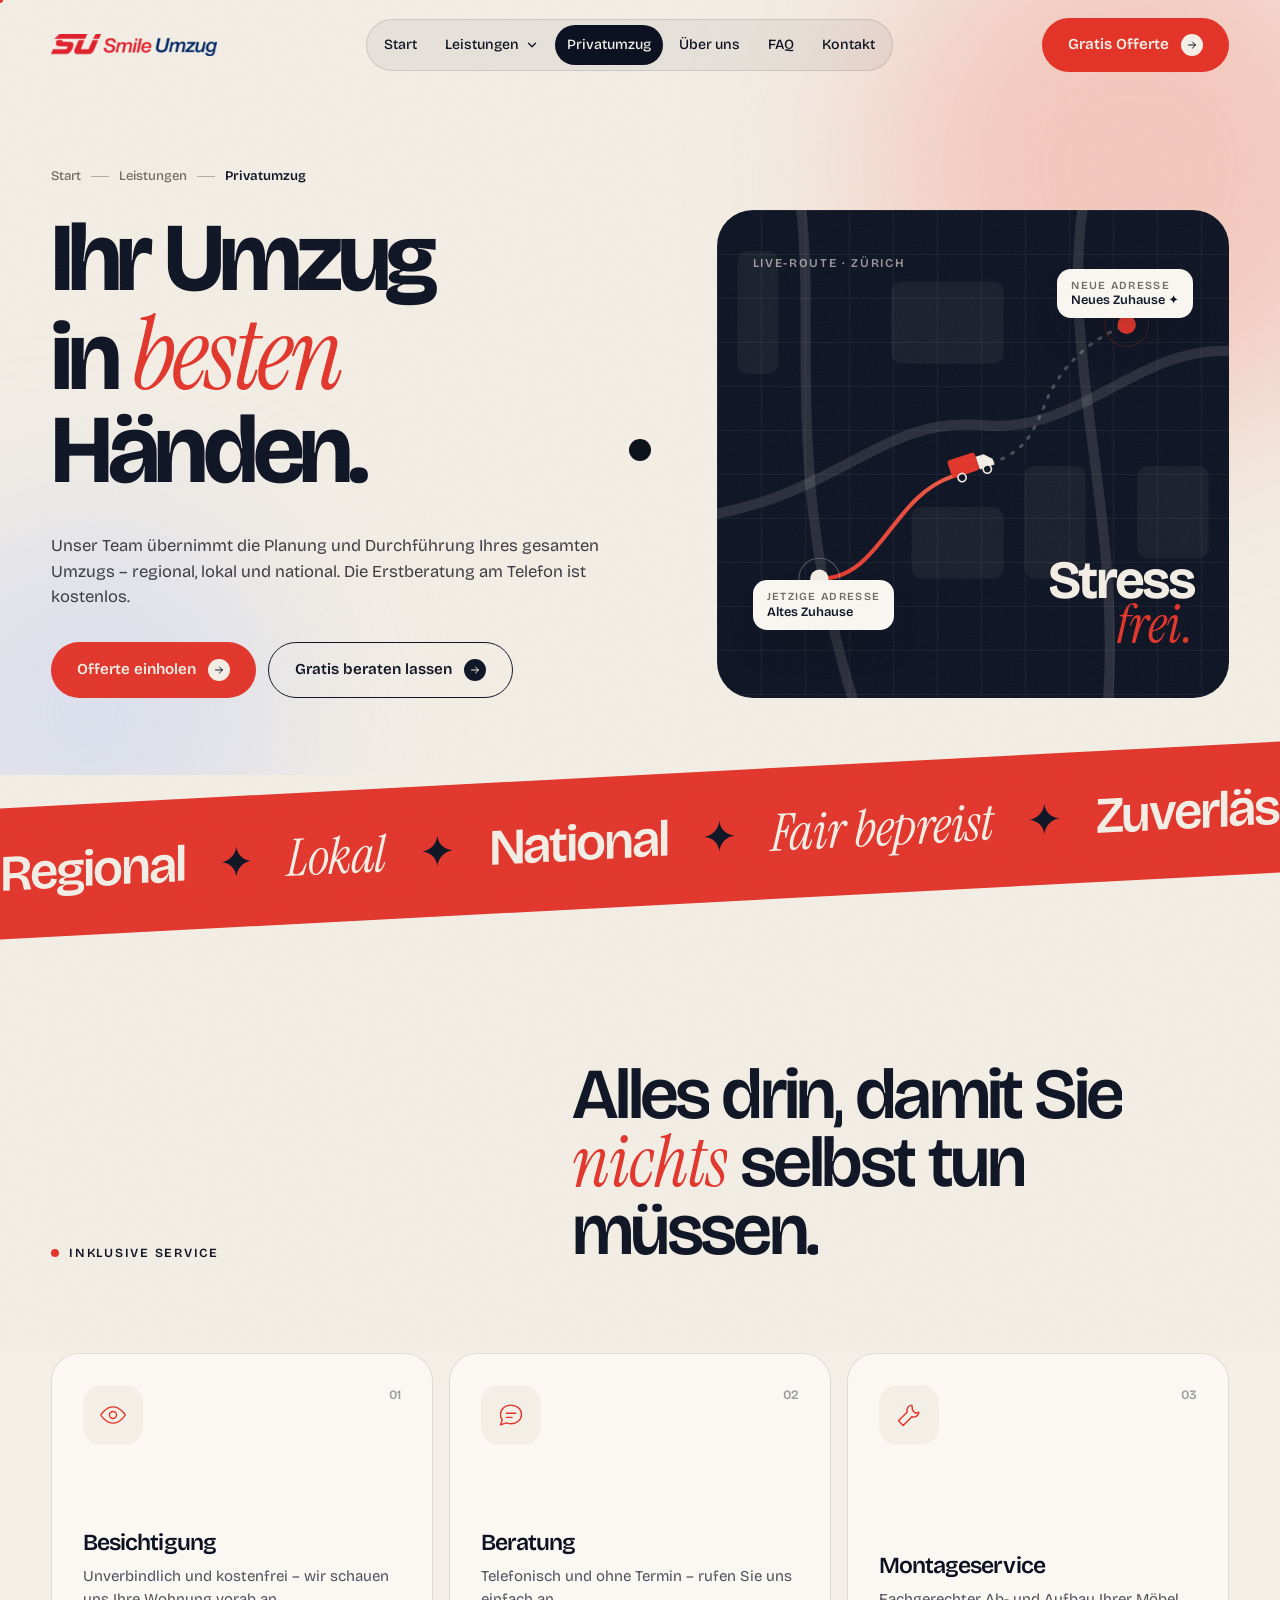
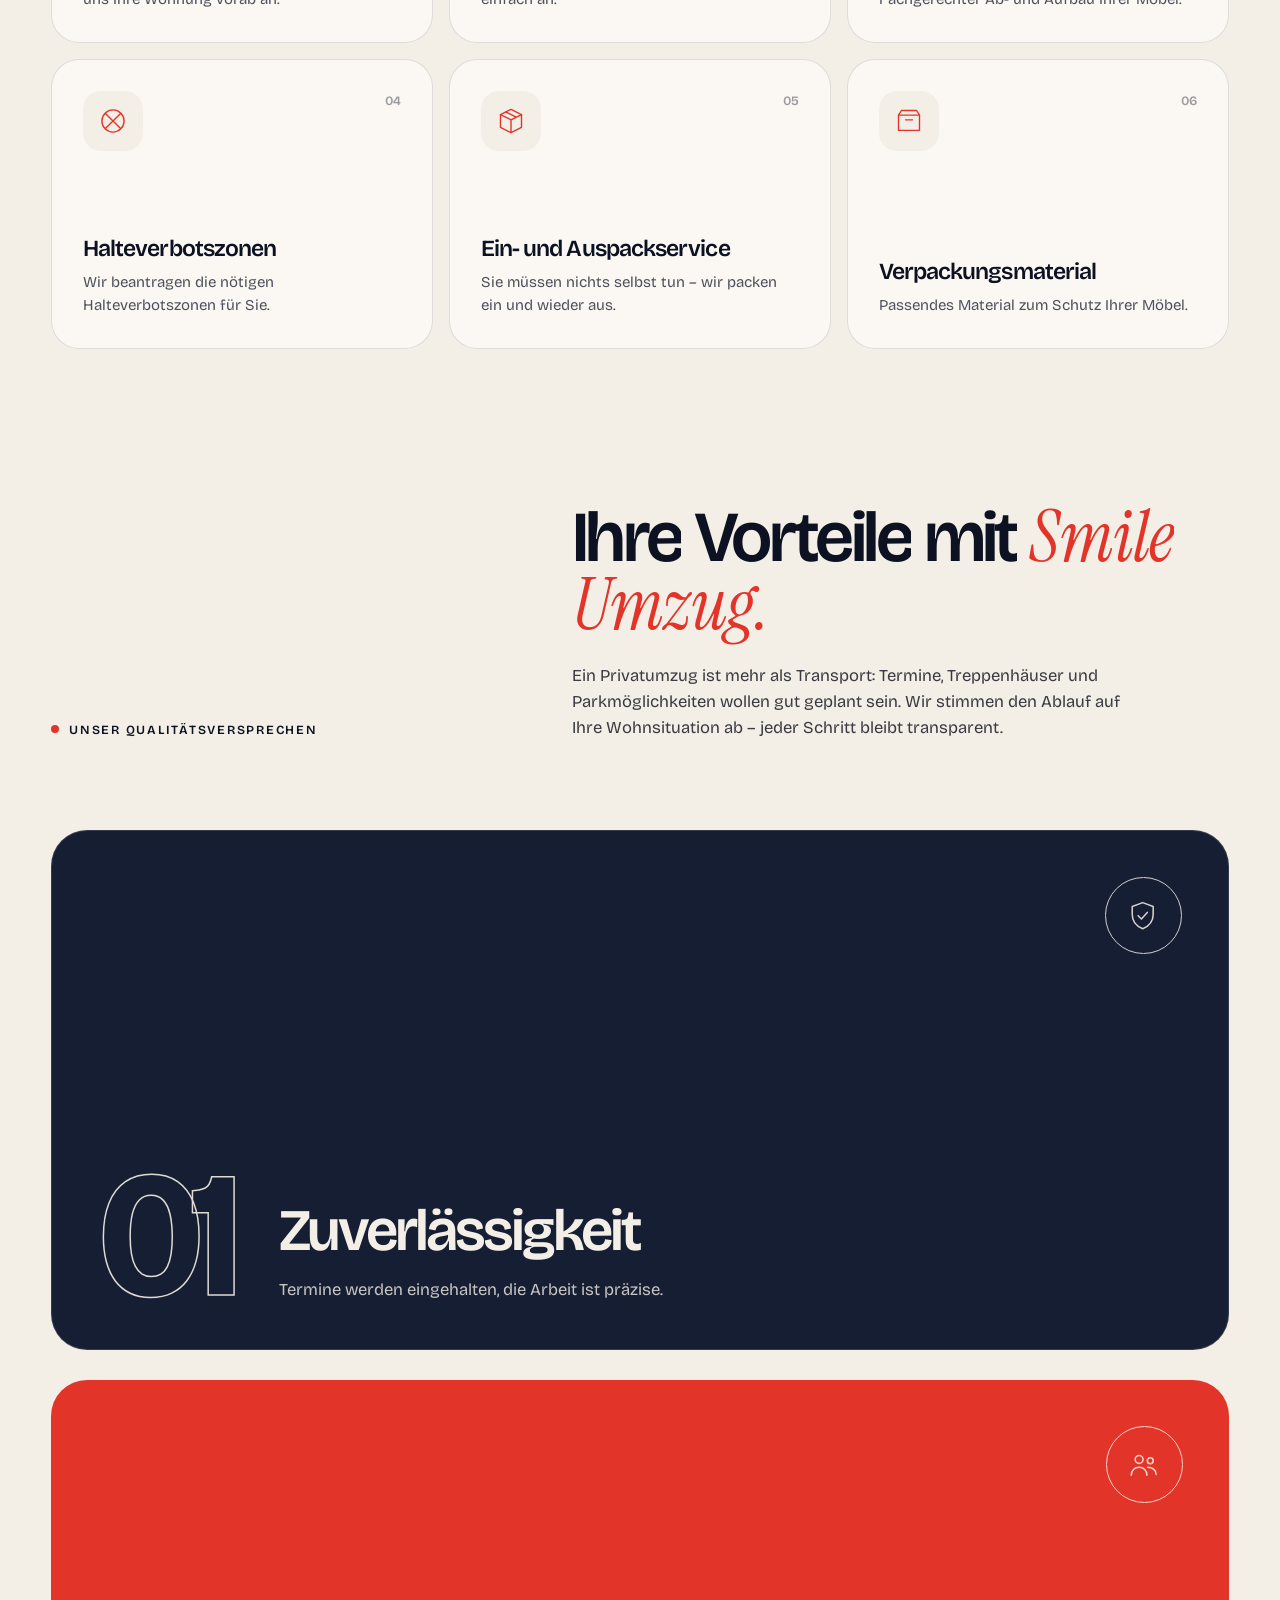
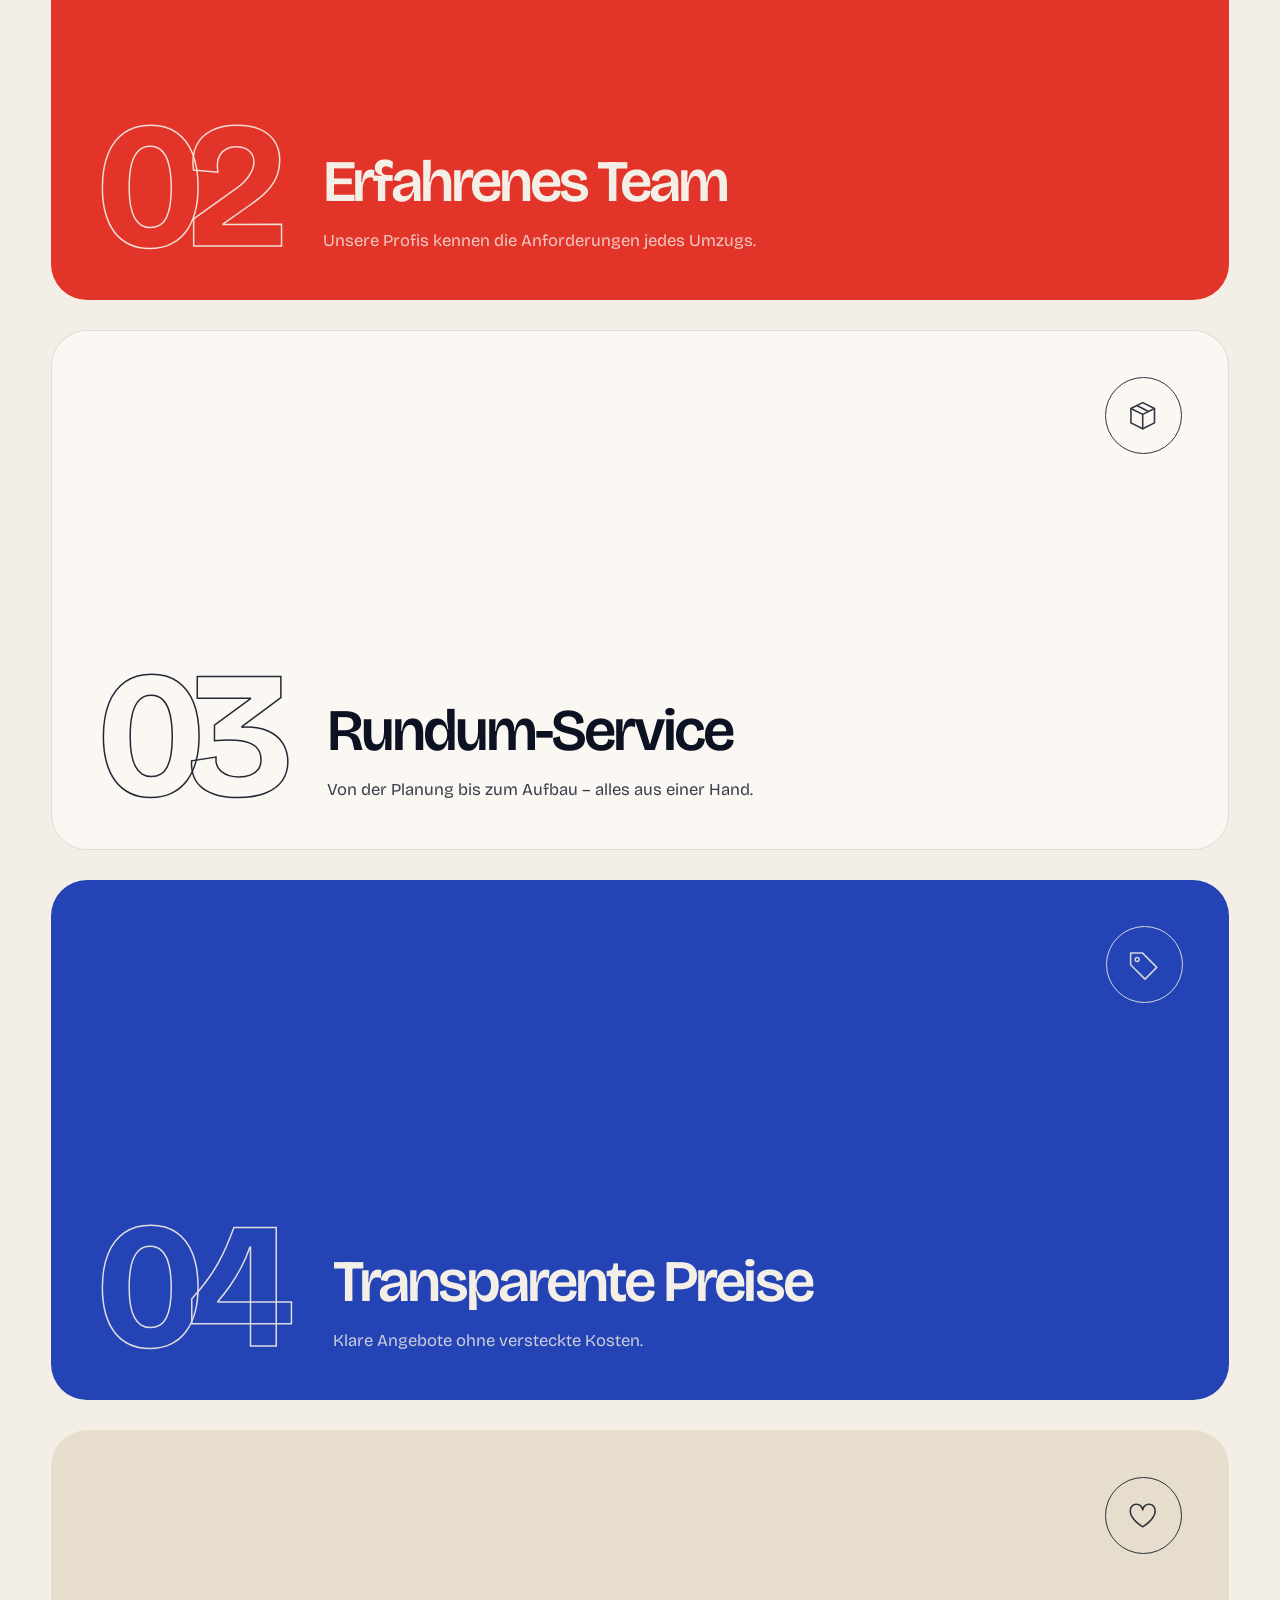
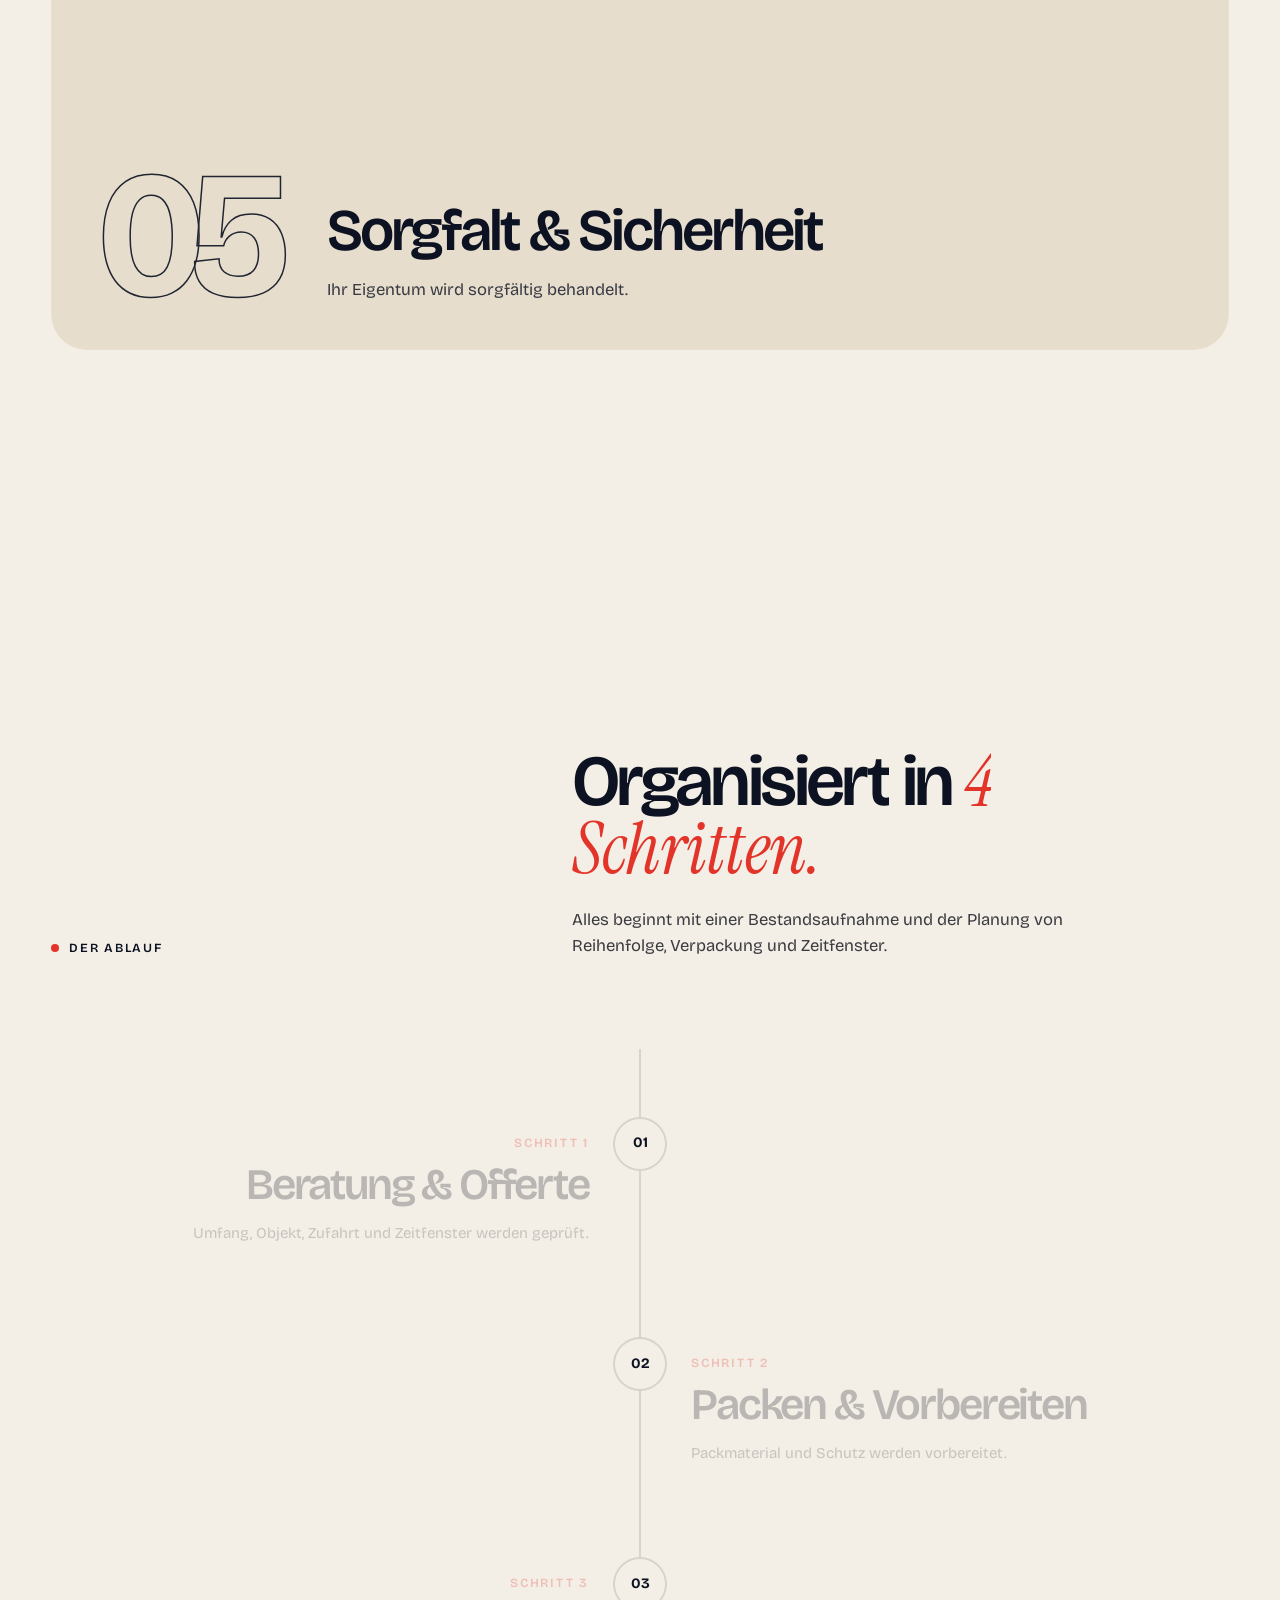
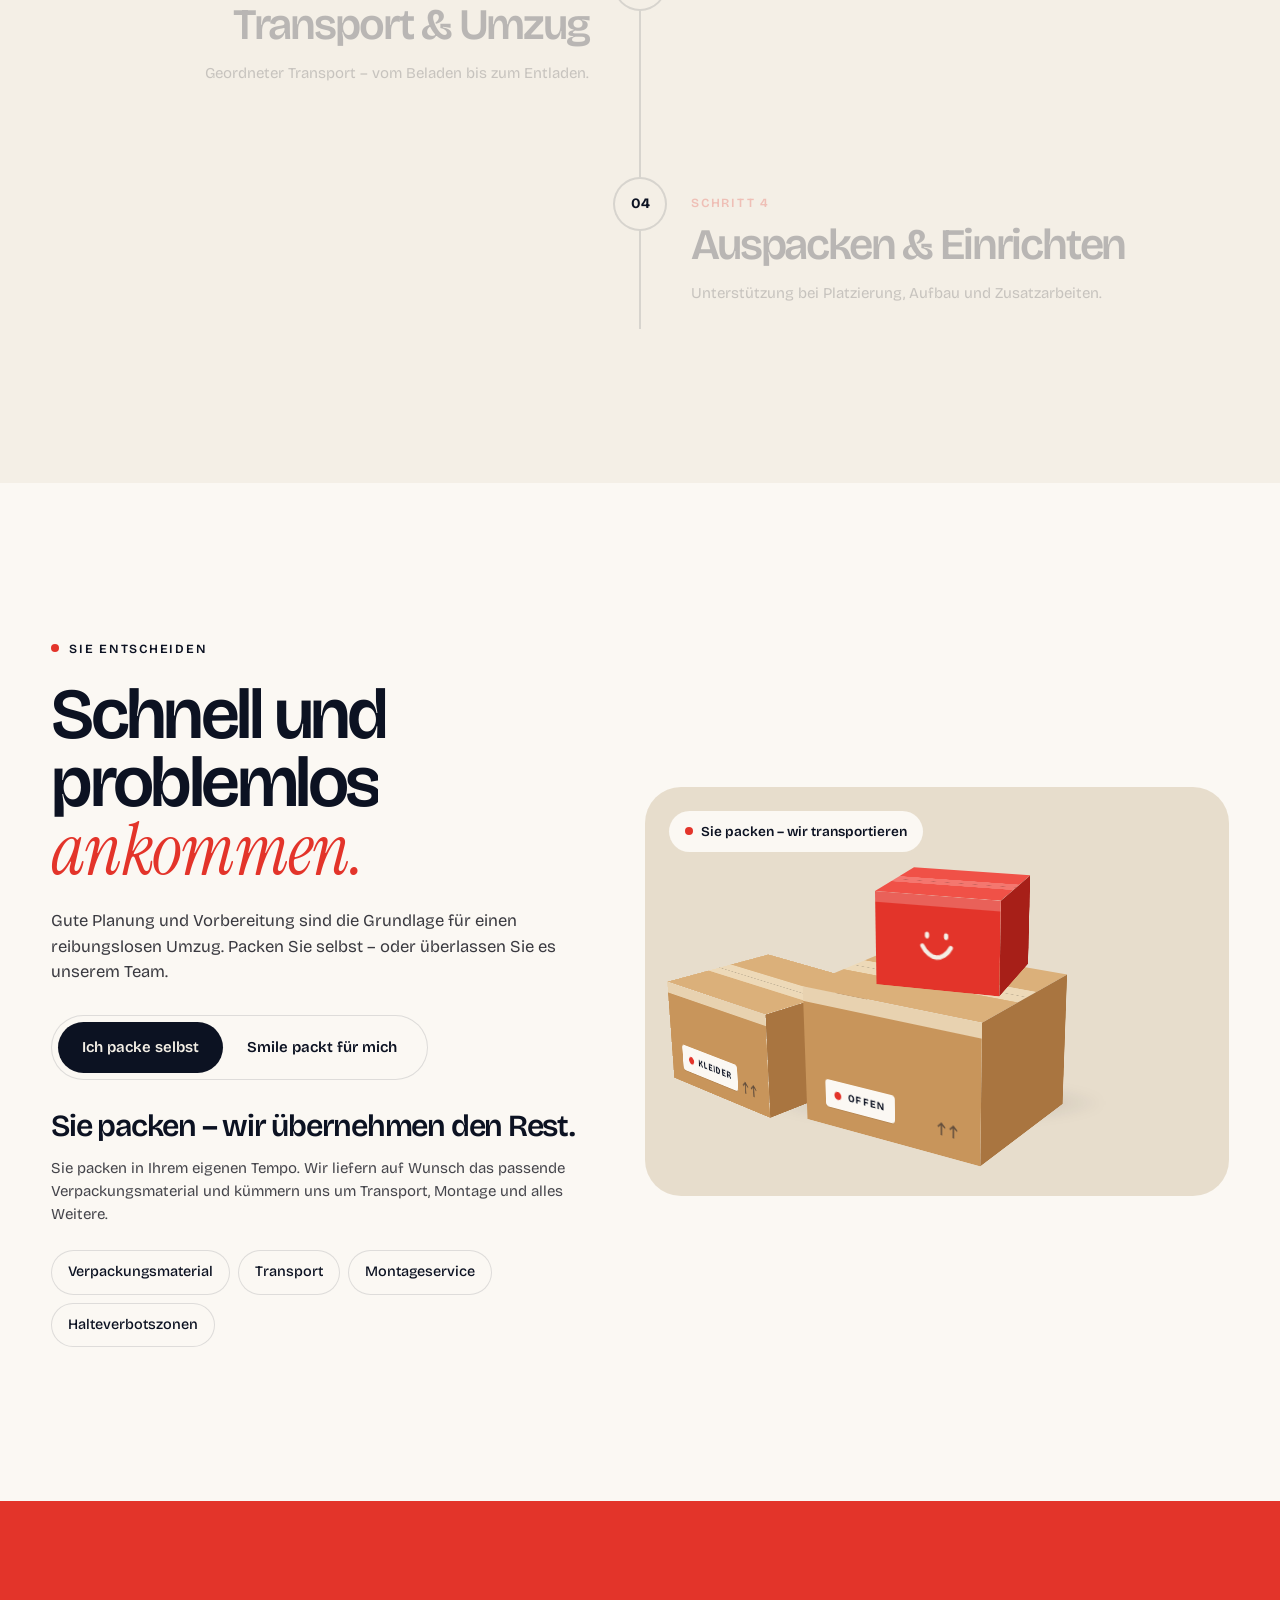
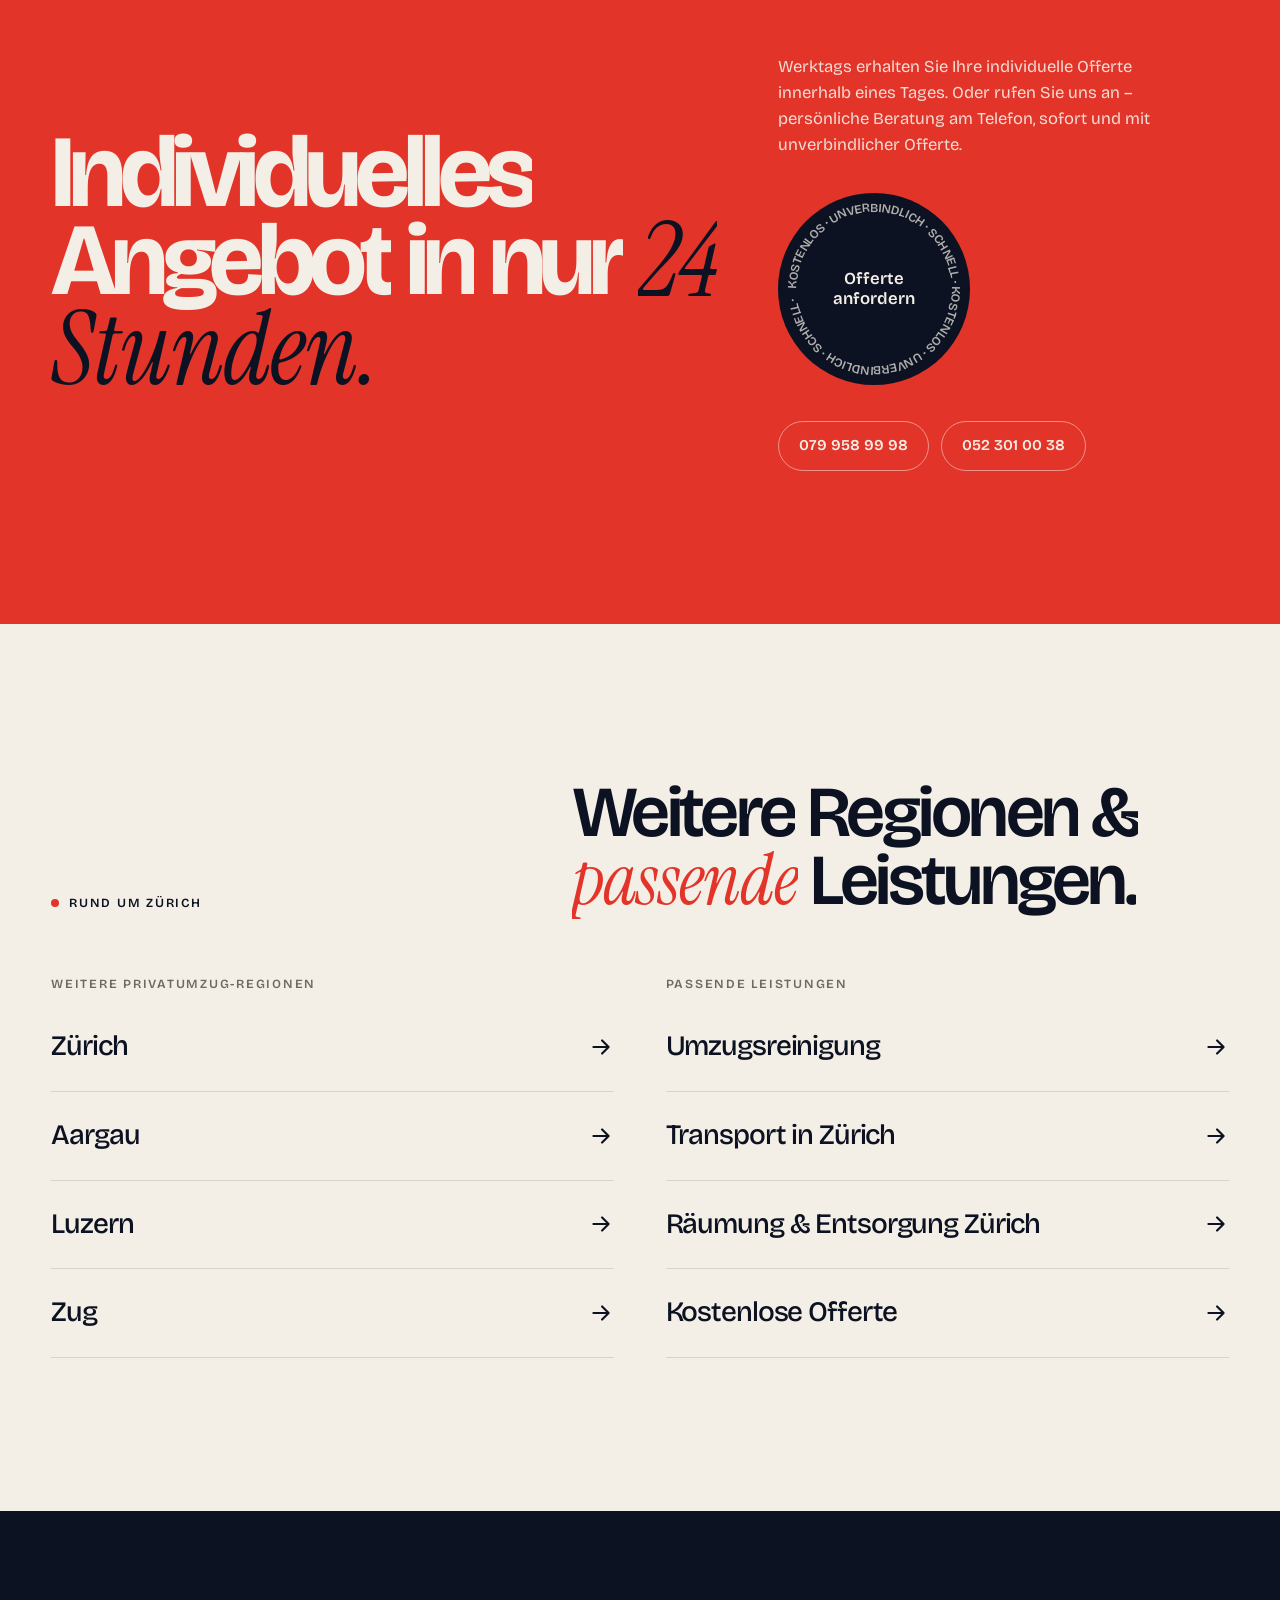
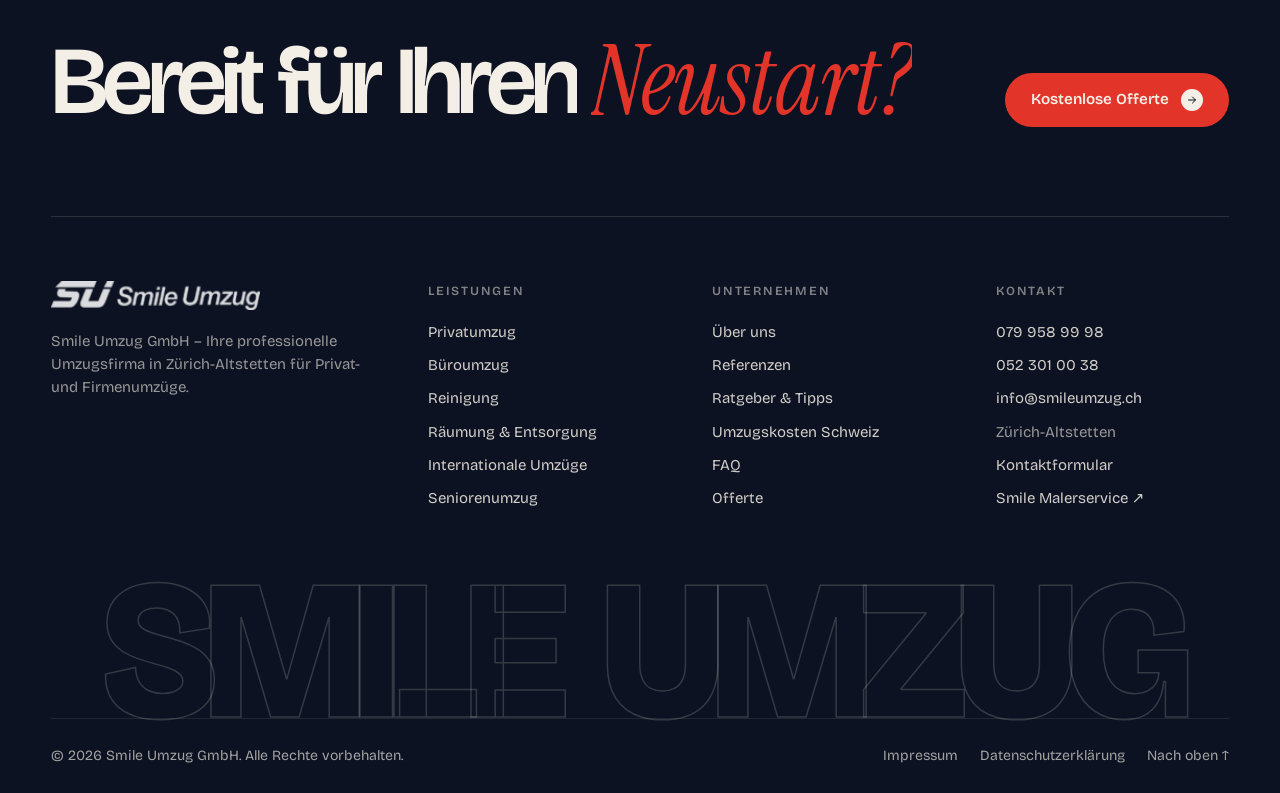
<file: privatumzug.html>
<!DOCTYPE html>
<html lang="de">
<head>
<meta charset="UTF-8">
<meta name="viewport" content="width=device-width, initial-scale=1">
<title>Privatumzug Zürich – Smile Umzug GmbH</title>
<link rel="icon" href="assets/img/logo.png">
<script>try{if(sessionStorage.getItem('pt'))document.documentElement.classList.add('pt-in')}catch(e){}</script>
<link rel="preconnect" href="https://fonts.googleapis.com">
<link rel="preconnect" href="https://fonts.gstatic.com" crossorigin>
<link href="https://fonts.googleapis.com/css2?family=Bricolage+Grotesque:opsz,wght@12..96,300;12..96,400;12..96,500;12..96,600;12..96,700;12..96,800&family=Instrument+Serif:ital@0;1&display=swap" rel="stylesheet">
<link rel="stylesheet" href="assets/css/style.css">
</head>
<body class="is-loading page-privatumzug" id="top">
<!-- SVG sprites -->
<svg width="0" height="0" style="position:absolute" aria-hidden="true">
  <defs>
    <symbol id="i-arrow" viewBox="0 0 24 24"><path d="M5 12h14M13 6l6 6-6 6" fill="none" stroke="currentColor" stroke-width="2" stroke-linecap="round" stroke-linejoin="round"/></symbol>
    <symbol id="i-star" viewBox="0 0 24 24"><path d="M12 0c.6 6.6 5.4 11.4 12 12-6.6.6-11.4 5.4-12 12C11.4 17.4 6.6 12.6 0 12 6.6 11.4 11.4 6.6 12 0z" fill="currentColor"/></symbol>
    <symbol id="i-truck" viewBox="0 0 48 48"><g fill="none" stroke="currentColor" stroke-width="2.4" stroke-linejoin="round" stroke-linecap="round"><path d="M3 12h26v22H3zM29 19h9l7 8v7H29z"/><circle cx="12" cy="36" r="4"/><circle cx="37" cy="36" r="4"/><path d="M33 19v8h12"/></g></symbol>
    <symbol id="i-sparkle" viewBox="0 0 48 48"><g fill="none" stroke="currentColor" stroke-width="2.4" stroke-linejoin="round" stroke-linecap="round"><path d="M20 6c1 9 6 14 15 15-9 1-14 6-15 15-1-9-6-14-15-15 9-1 14-6 15-15z"/><path d="M38 30c.4 3.6 2.4 5.6 6 6-3.6.4-5.6 2.4-6 6-.4-3.6-2.4-5.6-6-6 3.6-.4 5.6-2.4 6-6z"/></g></symbol>
    <symbol id="i-office" viewBox="0 0 48 48"><g fill="none" stroke="currentColor" stroke-width="2.4" stroke-linejoin="round" stroke-linecap="round"><path d="M8 44V6h22v38M30 18h10v26M4 44h40"/><path d="M14 13h4M22 13h2M14 20h4M22 20h2M14 27h4M22 27h2M17 44v-8h6v8M34 25h2M34 32h2"/></g></symbol>
    <symbol id="i-bin" viewBox="0 0 48 48"><g fill="none" stroke="currentColor" stroke-width="2.4" stroke-linejoin="round" stroke-linecap="round"><path d="M7 12h34M18 12V7h12v5M10 12l2.5 30h23L38 12"/><path d="M20 20l2 6-6 0M28 30l-2-6 6 0M19 34h10"/></g></symbol>
    <symbol id="i-box" viewBox="0 0 48 48"><g fill="none" stroke="currentColor" stroke-width="2.4" stroke-linejoin="round" stroke-linecap="round"><path d="M24 4l18 9v22l-18 9-18-9V13z"/><path d="M6 13l18 9 18-9M24 22v22M15 8.5l18 9"/></g></symbol>
    <symbol id="i-globe" viewBox="0 0 48 48"><g fill="none" stroke="currentColor" stroke-width="2.4" stroke-linejoin="round" stroke-linecap="round"><circle cx="24" cy="24" r="19"/><path d="M5 24h38M24 5c5 5 7.5 11.5 7.5 19S29 38 24 43c-5-5-7.5-11.5-7.5-19S19 10 24 5z"/></g></symbol>
    <symbol id="i-heart" viewBox="0 0 48 48"><path d="M24 41S5 30 5 17a9.5 9.5 0 0 1 19-2 9.5 9.5 0 0 1 19 2c0 13-19 24-19 24z" fill="none" stroke="currentColor" stroke-width="2.4" stroke-linejoin="round"/></symbol>
    <symbol id="i-city" viewBox="0 0 48 48"><g fill="none" stroke="currentColor" stroke-width="2.4" stroke-linejoin="round" stroke-linecap="round"><path d="M4 44h40M7 44V22l9-6v28M16 44V10l12-6v40M28 44V18h13v26"/><path d="M21 14v2M21 21v2M21 28v2M33 24v2M33 31v2"/></g></symbol>
    <symbol id="i-chat" viewBox="0 0 48 48"><g fill="none" stroke="currentColor" stroke-width="2.4" stroke-linejoin="round" stroke-linecap="round"><path d="M42 23c0 9-8 16-18 16-3 0-5.5-.5-8-1.5L6 41l3-8.5C7 30 6 26.5 6 23 6 14 14 7 24 7s18 7 18 16z"/><path d="M16 21h16M16 28h10"/></g></symbol>
    <symbol id="i-home" viewBox="0 0 48 48"><g fill="none" stroke="currentColor" stroke-width="2.4" stroke-linejoin="round" stroke-linecap="round"><path d="M5 22L24 6l19 16"/><path d="M10 18v24h28V18"/><path d="M20 42V30h8v12"/></g></symbol>
    <symbol id="i-shield" viewBox="0 0 48 48"><g fill="none" stroke="currentColor" stroke-width="2.4" stroke-linejoin="round" stroke-linecap="round"><path d="M24 4l16 6v12c0 10-7 18-16 22C15 40 8 32 8 22V10z"/><path d="M17 24l5 5 9-10"/></g></symbol>
    <symbol id="i-team" viewBox="0 0 48 48"><g fill="none" stroke="currentColor" stroke-width="2.4" stroke-linejoin="round" stroke-linecap="round"><circle cx="17" cy="16" r="6"/><circle cx="34" cy="18" r="4.5"/><path d="M5 40c0-7 5-12 12-12s12 5 12 12M30 28c7 0 13 4 13 11"/></g></symbol>
    <symbol id="i-tag" viewBox="0 0 48 48"><g fill="none" stroke="currentColor" stroke-width="2.4" stroke-linejoin="round" stroke-linecap="round"><path d="M4 24V6h18l22 22-18 18z"/><circle cx="14" cy="16" r="3"/></g></symbol>
    <symbol id="i-lift" viewBox="0 0 48 48"><g fill="none" stroke="currentColor" stroke-width="2.4" stroke-linejoin="round" stroke-linecap="round"><path d="M10 44L36 6M16 44l26-38M14 37h8M20 28h8M26 19h8"/></g></symbol>
    <symbol id="i-smile" viewBox="0 0 48 48"><g fill="none" stroke="currentColor" stroke-width="3.6" stroke-linecap="round"><path d="M12 27c3 6 8 9 12 9s9-3 12-9"/><path d="M16 17v2M32 17v2"/></g></symbol>
    <symbol id="i-piano" viewBox="0 0 48 48"><g fill="none" stroke="currentColor" stroke-width="2.4" stroke-linejoin="round" stroke-linecap="round"><path d="M6 10h36v22H6z"/><path d="M6 24h36M13 24v8M20 24v8M27 24v8M34 24v8M10 32v8M38 32v8"/><path d="M10 17h28"/></g></symbol>
    <symbol id="i-chev" viewBox="0 0 24 24"><path d="M6 9l6 6 6-6" fill="none" stroke="currentColor" stroke-width="2.2" stroke-linecap="round" stroke-linejoin="round"/></symbol>
    <symbol id="i-phone" viewBox="0 0 48 48"><path d="M14 5l7 9-4 5c2 5 6 9 11 11l5-4 9 7-4 8C21 41 7 27 6 9z" fill="none" stroke="currentColor" stroke-width="2.4" stroke-linejoin="round"/></symbol>
    <symbol id="i-mail" viewBox="0 0 48 48"><g fill="none" stroke="currentColor" stroke-width="2.4" stroke-linejoin="round" stroke-linecap="round"><rect x="5" y="10" width="38" height="28" rx="4"/><path d="M6 13l18 13 18-13"/></g></symbol>
    <symbol id="i-pin" viewBox="0 0 48 48"><g fill="none" stroke="currentColor" stroke-width="2.4" stroke-linejoin="round"><path d="M24 44s14-13 14-25a14 14 0 0 0-28 0c0 12 14 25 14 25z"/><circle cx="24" cy="19" r="5"/></g></symbol>
    <symbol id="i-cal" viewBox="0 0 48 48"><g fill="none" stroke="currentColor" stroke-width="2.4" stroke-linejoin="round" stroke-linecap="round"><rect x="6" y="9" width="36" height="33" rx="4"/><path d="M6 19h36M15 5v8M33 5v8"/></g></symbol>
    <symbol id="i-copy" viewBox="0 0 24 24"><g fill="none" stroke="currentColor" stroke-width="2" stroke-linejoin="round"><rect x="8" y="8" width="13" height="13" rx="2"/><path d="M16 8V5a2 2 0 0 0-2-2H5a2 2 0 0 0-2 2v9a2 2 0 0 0 2 2h3"/></g></symbol>
    <symbol id="i-check" viewBox="0 0 24 24"><path d="M5 12l5 5L20 7" fill="none" stroke="currentColor" stroke-width="2.6" stroke-linecap="round" stroke-linejoin="round"/></symbol>
    <symbol id="i-eye" viewBox="0 0 48 48"><g fill="none" stroke="currentColor" stroke-width="2.4" stroke-linejoin="round"><path d="M3 24s8-14 21-14 21 14 21 14-8 14-21 14S3 24 3 24z"/><circle cx="24" cy="24" r="6"/></g></symbol>
    <symbol id="i-tools" viewBox="0 0 48 48"><g fill="none" stroke="currentColor" stroke-width="2.4" stroke-linejoin="round" stroke-linecap="round"><path d="M29 7a9 9 0 0 0-8 12L6 34l8 8 15-15a9 9 0 0 0 12-8l-6 2-5-5z"/></g></symbol>
    <symbol id="i-noparking" viewBox="0 0 48 48"><g fill="none" stroke="currentColor" stroke-width="2.4" stroke-linecap="round"><circle cx="24" cy="24" r="19"/><path d="M11 11l26 26M37 11L11 37"/></g></symbol>
    <symbol id="i-roll" viewBox="0 0 48 48"><g fill="none" stroke="currentColor" stroke-width="2.4" stroke-linejoin="round" stroke-linecap="round"><path d="M6 14h36v26H6z"/><path d="M6 14l5-8h26l5 8M18 22h12"/></g></symbol>
  </defs>
</svg>



<div class="grain" aria-hidden="true"></div>

<div class="loader" id="loader" aria-hidden="true">
  <div class="loader__top"><span>Smile Umzug GmbH</span><span>Zürich-Altstetten</span></div>
  <div class="loader__word">
    <span style="animation-delay:.05s">Smile</span><span style="animation-delay:.15s">&nbsp;</span><span class="serif" style="animation-delay:.22s">Umzug</span>
  </div>
  <div class="loader__bottom">
    <div class="loader__count"><span id="loadNum">0</span>%</div>
    <div class="loader__bar"><i id="loadBar"></i></div>
    <div style="font-size:.8rem;letter-spacing:.14em;text-transform:uppercase;opacity:.6">Wir packen an</div>
  </div>
</div>

<div class="pt" id="pt" aria-hidden="true"><i></i><i></i><i></i><i></i><i></i><div class="pt__label" id="ptLabel"><small>Leistung</small><span>Privat<span class="serif">umzug</span></span></div></div>

<canvas class="c-trail" id="cTrail"></canvas>
<div class="c-blob" id="cBlob"></div>
<div class="c-dot" id="cDot"></div>
<div class="c-label" id="cLabel">
  <svg viewBox="0 0 100 100"><defs><path id="clc" d="M50,50 m-40,0 a40,40 0 1,1 80,0 a40,40 0 1,1 -80,0"/></defs><text><textPath href="#clc" textLength="250" lengthAdjust="spacing">Smile Umzug · Zürich · Smile Umzug · Zürich ·</textPath></text></svg>
  <b><span id="cLabelTxt">Offerte</span><i><svg width="10" height="10" viewBox="0 0 24 24" style="position:static;animation:none;width:10px;height:10px"><use href="#i-arrow"/></svg></i></b>
</div>


<header class="header" id="header">
  <a href="index.html" class="logo" aria-label="Smile Umzug – Startseite"><img src="assets/img/logo.png" alt="Smile Umzug" width="200" height="27"></a>
  <nav class="nav" aria-label="Hauptnavigation">
    <a href="index.html">Start</a>
    <div class="nav__dd">
      <a href="index.html#leistungen">Leistungen <svg><use href="#i-chev"/></svg></a>
      <div class="mega">
        <a class="mi" href="privatumzug.html"><span class="ic"><svg><use href="#i-home"/></svg></span><span><b>Privatumzug</b><span class="d">Professionell und fair bepreist</span></span></a>
        <a class="mi" href="index.html#details"><span class="ic"><svg><use href="#i-office"/></svg></span><span><b>Büroumzug</b><span class="d">Technik &amp; Mobiliar erfasst</span></span></a>
        <a class="mi" href="index.html#details"><span class="ic"><svg><use href="#i-sparkle"/></svg></span><span><b>Reinigung</b><span class="d">Mit Abnahmegarantie</span></span></a>
        <a class="mi" href="index.html#details"><span class="ic"><svg><use href="#i-bin"/></svg></span><span><b>Räumung &amp; Entsorgung</b><span class="d">Mit Entsorgungspartner</span></span></a>
        <a class="mi" href="index.html#details"><span class="ic"><svg><use href="#i-globe"/></svg></span><span><b>Internationale Umzüge</b><span class="d">Europaweit seit 2000</span></span></a>
        <a class="mi" href="index.html#details"><span class="ic"><svg><use href="#i-heart"/></svg></span><span><b>Seniorenumzug</b><span class="d">Mit Einfühlungsvermögen</span></span></a>
        <a class="mi" href="index.html#details"><span class="ic"><svg><use href="#i-box"/></svg></span><span><b>Ein- &amp; Auspackservice</b><span class="d">Sie müssen nichts selbst tun</span></span></a>
        <a class="mi" href="index.html#details"><span class="ic"><svg><use href="#i-lift"/></svg></span><span><b>Transport &amp; Möbellift</b><span class="d">Für Zürichs Altbauten</span></span></a>
        <div class="mega__cta"><svg class="bg"><use href="#i-star"/></svg><div><b>Offerte innert 1 Werktag.</b><p>Kostenlos und unverbindlich.</p></div><a href="offerte.html">Anfragen <svg width="12" height="12"><use href="#i-arrow"/></svg></a></div>
      </div>
    </div>
    <a href="privatumzug.html" class="is-active">Privatumzug</a>
    <a href="ueber-uns.html">Über uns</a>
    <a href="index.html#faq">FAQ</a>
    <a href="kontakt.html">Kontakt</a>
  </nav>
  <div class="header__right">
    <a class="header__tel" href="tel:+41799589998"><i></i>079 958 99 98</a>
    <a class="btn btn--red magnetic" href="offerte.html" data-cursor="Offerte">Gratis Offerte <span class="arr"><svg width="12" height="12"><use href="#i-arrow"/></svg></span></a>
    <button class="burger" id="burger" aria-label="Menü öffnen"><span></span><span></span></button>
  </div>
</header>

<div class="menu" id="menu">
  <a class="big" href="index.html"><span>Start</span></a>
  <a class="big" href="privatumzug.html"><span>Privatumzug</span></a>
  <a class="big" href="ueber-uns.html"><span>Über uns</span></a>
  <a class="big" href="kontakt.html"><span>Kontakt</span></a>
  <a class="big" href="offerte.html"><span>Offerte <em class="serif" style="color:var(--red)">anfragen</em></span></a>
  <div class="menu__meta">
    <a href="tel:+41799589998">079 958 99 98</a>
    <a href="tel:+41523010038">052 301 00 38</a>
    <a href="mailto:info@smileumzug.ch">info@smileumzug.ch</a>
  </div>
</div>

<main>
<!-- =================== HERO =================== -->
<section class="phero">
  <div class="hero__blob hero__blob--r" data-par="0.12"></div>
  <div class="hero__blob hero__blob--b" data-par="-0.08"></div>
  <div class="wrap phero__grid">
    <div>
      <div class="crumb fade-up" style="transition-delay:.2s"><a href="index.html">Start</a><i></i><a href="index.html#leistungen">Leistungen</a><i></i><b>Privatumzug</b></div>
      <h1 class="lines">
        <span class="line"><span>Ihr Umzug</span></span>
        <span class="line"><span>in <span class="serif">besten</span></span></span>
        <span class="line"><span>Händen.</span></span>
      </h1>
      <p class="phero__sub fade-up">Unser Team übernimmt die Planung und Durchführung Ihres gesamten Umzugs – regional, lokal und national. Die Erstberatung am Telefon ist kostenlos.</p>
      <div class="phero__ctas fade-up d2">
        <a class="btn btn--red magnetic" href="offerte.html" data-cursor="Offerte">Offerte einholen <span class="arr"><svg width="12" height="12"><use href="#i-arrow"/></svg></span></a>
        <a class="btn btn--ghost magnetic" href="tel:+41799589998">Gratis beraten lassen <span class="arr"><svg width="12" height="12"><use href="#i-arrow"/></svg></span></a>
      </div>
    </div>
    <div class="routecard fade-up d3" aria-hidden="true">
      <svg class="map" viewBox="0 0 500 476" preserveAspectRatio="xMidYMid slice">
        <defs>
          <linearGradient id="rg" x1="0" x2="1"><stop offset="0" stop-color="#E3342A"/><stop offset="1" stop-color="#FF8A6B"/></linearGradient>
        </defs>
        <!-- streets -->
        <g stroke="rgba(244,239,230,.12)" stroke-width="10" fill="none" stroke-linecap="round">
          <path d="M-20 300 C 120 280 160 200 260 210 S 420 120 520 140"/>
          <path d="M80 -20 C 100 120 60 260 140 500"/>
          <path d="M360 -20 C 330 140 400 300 380 500"/>
        </g>
        <g fill="rgba(244,239,230,.05)">
          <rect x="190" y="290" width="90" height="70" rx="10"/><rect x="300" y="250" width="60" height="110" rx="10"/>
          <rect x="170" y="70" width="110" height="80" rx="10"/><rect x="410" y="250" width="70" height="90" rx="10"/>
          <rect x="20" y="40" width="40" height="120" rx="10"/>
        </g>
        <path id="routePath" d="M100 360 C 160 360 170 280 230 260 S 300 240 320 190 S 380 120 400 112" fill="none" stroke="rgba(244,239,230,.25)" stroke-width="3" stroke-dasharray="2 9" stroke-linecap="round"/>
        <path id="routeDraw" d="M100 360 C 160 360 170 280 230 260 S 300 240 320 190 S 380 120 400 112" fill="none" stroke="url(#rg)" stroke-width="4" stroke-linecap="round"/>
        <circle cx="100" cy="360" r="9" fill="#F4EFE6"/><circle cx="100" cy="360" r="20" fill="none" stroke="rgba(244,239,230,.3)"/>
        <circle cx="400" cy="112" r="9" fill="#E3342A"/><circle cx="400" cy="112" r="22" fill="none" stroke="rgba(227,52,42,.5)"><animate attributeName="r" values="12;30;12" dur="2.4s" repeatCount="indefinite"/><animate attributeName="opacity" values="1;0;1" dur="2.4s" repeatCount="indefinite"/></circle>
        <g id="routeTruck">
          <g transform="translate(-22,-20)">
            <rect x="0" y="4" width="28" height="18" rx="3" fill="#E3342A"/>
            <path d="M28 9h8l7 7v6H28z" fill="#F4EFE6"/>
            <circle cx="9" cy="24" r="4" fill="#0C1222" stroke="#F4EFE6" stroke-width="1.6"/><circle cx="35" cy="24" r="4" fill="#0C1222" stroke="#F4EFE6" stroke-width="1.6"/>
          </g>
        </g>
      </svg>
      <span class="rc-eta">Live-Route · Zürich</span>
      <div class="rc-tag rc-a"><small>Jetzige Adresse</small>Altes Zuhause</div>
      <div class="rc-tag rc-b"><small>Neue Adresse</small>Neues Zuhause ✦</div>
      <div class="rc-big">Stress<br><span class="serif">frei.</span></div>
    </div>
  </div>
</section>

<!-- =================== MARQUEE =================== -->
<div class="marquee marquee--red" data-skew>
  <div class="marquee__track">
    <div class="marquee__item">Regional <svg><use href="#i-star"/></svg> <span class="serif">Lokal</span> <svg><use href="#i-star"/></svg> National <svg><use href="#i-star"/></svg> <span class="serif">Fair bepreist</span> <svg><use href="#i-star"/></svg> Zuverlässig <svg><use href="#i-star"/></svg></div>
    <div class="marquee__item" aria-hidden="true">Regional <svg><use href="#i-star"/></svg> <span class="serif">Lokal</span> <svg><use href="#i-star"/></svg> National <svg><use href="#i-star"/></svg> <span class="serif">Fair bepreist</span> <svg><use href="#i-star"/></svg> Zuverlässig <svg><use href="#i-star"/></svg></div>
  </div>
</div>

<!-- =================== SERVICES =================== -->
<section class="sec">
  <div class="wrap">
    <div class="sec-head">
      <div><span class="eyebrow">Inklusive Service</span></div>
      <div><h2 class="h2" data-split>Alles drin, damit Sie <span class="serif">nichts</span> selbst tun müssen.</h2></div>
    </div>
    <div class="feat-grid">
      <div class="feat" data-reveal><span class="n">01</span><div class="ic"><svg><use href="#i-eye"/></svg></div><div><h3>Besichtigung</h3><p>Unverbindlich und kostenfrei – wir schauen uns Ihre Wohnung vorab an.</p></div></div>
      <div class="feat" data-reveal><span class="n">02</span><div class="ic"><svg><use href="#i-chat"/></svg></div><div><h3>Beratung</h3><p>Telefonisch und ohne Termin – rufen Sie uns einfach an.</p></div></div>
      <div class="feat" data-reveal><span class="n">03</span><div class="ic"><svg><use href="#i-tools"/></svg></div><div><h3>Montageservice</h3><p>Fachgerechter Ab- und Aufbau Ihrer Möbel.</p></div></div>
      <div class="feat" data-reveal><span class="n">04</span><div class="ic"><svg><use href="#i-noparking"/></svg></div><div><h3>Halteverbotszonen</h3><p>Wir beantragen die nötigen Halteverbotszonen für Sie.</p></div></div>
      <div class="feat" data-reveal><span class="n">05</span><div class="ic"><svg><use href="#i-box"/></svg></div><div><h3>Ein- und Auspackservice</h3><p>Sie müssen nichts selbst tun – wir packen ein und wieder aus.</p></div></div>
      <div class="feat" data-reveal><span class="n">06</span><div class="ic"><svg><use href="#i-roll"/></svg></div><div><h3>Verpackungsmaterial</h3><p>Passendes Material zum Schutz Ihrer Möbel.</p></div></div>
    </div>
  </div>
</section>

<!-- =================== VORTEILE — stacking =================== -->
<section class="sec" style="padding-top:0">
  <div class="wrap">
    <div class="sec-head">
      <div><span class="eyebrow">Unser Qualitätsversprechen</span></div>
      <div>
        <h2 class="h2" data-split>Ihre Vorteile mit <span class="serif">Smile Umzug.</span></h2>
        <p class="lead" data-reveal style="margin-top:24px">Ein Privatumzug ist mehr als Transport: Termine, Treppenhäuser und Parkmöglichkeiten wollen gut geplant sein. Wir stimmen den Ablauf auf Ihre Wohnsituation ab – jeder Schritt bleibt transparent.</p>
      </div>
    </div>
    <div class="scards">
      <article class="scard" style="--i:0"><div class="num">01</div><div><h3>Zuverlässigkeit</h3><p>Termine werden eingehalten, die Arbeit ist präzise.</p></div><div class="ic"><svg><use href="#i-shield"/></svg></div></article>
      <article class="scard" style="--i:1"><div class="num">02</div><div><h3>Erfahrenes Team</h3><p>Unsere Profis kennen die Anforderungen jedes Umzugs.</p></div><div class="ic"><svg><use href="#i-team"/></svg></div></article>
      <article class="scard" style="--i:2"><div class="num">03</div><div><h3>Rundum-Service</h3><p>Von der Planung bis zum Aufbau – alles aus einer Hand.</p></div><div class="ic"><svg><use href="#i-box"/></svg></div></article>
      <article class="scard" style="--i:3"><div class="num">04</div><div><h3>Transparente Preise</h3><p>Klare Angebote ohne versteckte Kosten.</p></div><div class="ic"><svg><use href="#i-tag"/></svg></div></article>
      <article class="scard" style="--i:4"><div class="num">05</div><div><h3>Sorgfalt &amp; Sicherheit</h3><p>Ihr Eigentum wird sorgfältig behandelt.</p></div><div class="ic"><svg><use href="#i-heart"/></svg></div></article>
    </div>
  </div>
</section>

<!-- =================== ABLAUF — timeline =================== -->
<section class="sec dark" style="background:var(--cream);color:var(--ink)">
  <div class="wrap">
    <div class="sec-head">
      <div><span class="eyebrow" style="color:var(--ink)">Der Ablauf</span></div>
      <div>
        <h2 class="h2" data-split>Organisiert in <span class="serif">4 Schritten.</span></h2>
        <p class="lead" data-reveal style="margin-top:24px;color:#3a3a40">Alles beginnt mit einer Bestandsaufnahme und der Planung von Reihenfolge, Verpackung und Zeitfenster.</p>
      </div>
    </div>
    <div class="tl">
      <div class="tl__line"><div class="tl__fill"></div></div>
      <div class="tl__item"><span class="tl__dot">01</span><div class="tl__card"><small>Schritt 1</small><h3>Beratung &amp; Offerte</h3><p>Umfang, Objekt, Zufahrt und Zeitfenster werden geprüft.</p></div></div>
      <div class="tl__item"><span class="tl__dot">02</span><div class="tl__card"><small>Schritt 2</small><h3>Packen &amp; Vorbereiten</h3><p>Packmaterial und Schutz werden vorbereitet.</p></div></div>
      <div class="tl__item"><span class="tl__dot">03</span><div class="tl__card"><small>Schritt 3</small><h3>Transport &amp; Umzug</h3><p>Geordneter Transport – vom Beladen bis zum Entladen.</p></div></div>
      <div class="tl__item"><span class="tl__dot">04</span><div class="tl__card"><small>Schritt 4</small><h3>Auspacken &amp; Einrichten</h3><p>Unterstützung bei Platzierung, Aufbau und Zusatzarbeiten.</p></div></div>
    </div>
  </div>
</section>

<!-- =================== PACK TOGGLE =================== -->
<section class="sec" style="background:var(--paper)">
  <div class="wrap toggle-wrap">
    <div>
      <span class="eyebrow">Sie entscheiden</span>
      <h2 class="h2" data-split style="margin-top:20px">Schnell und problemlos <span class="serif">ankommen.</span></h2>
      <p class="lead" data-reveal style="margin-top:24px">Gute Planung und Vorbereitung sind die Grundlage für einen reibungslosen Umzug. Packen Sie selbst – oder überlassen Sie es unserem Team.</p>
      <div class="toggle"><span class="knob"></span><button class="on" type="button">Ich packe selbst</button><button type="button">Smile packt für mich</button></div>
      <div class="tpanel on">
        <h3>Sie packen – wir übernehmen den Rest.</h3>
        <p>Sie packen in Ihrem eigenen Tempo. Wir liefern auf Wunsch das passende Verpackungsmaterial und kümmern uns um Transport, Montage und alles Weitere.</p>
        <ul><li>Verpackungsmaterial</li><li>Transport</li><li>Montageservice</li><li>Halteverbotszonen</li></ul>
      </div>
      <div class="tpanel">
        <h3>Zurücklehnen – wir machen alles.</h3>
        <p>Mit unserem Ein- und Auspackservice müssen Sie nichts selbst tun: Wir verpacken Ihr Hab und Gut sorgfältig und packen am neuen Ort wieder aus.</p>
        <ul><li>Einpacken</li><li>Transport</li><li>Auspacken</li><li>Einrichten</li><li>Montageservice</li></ul>
      </div>
    </div>
    <div class="boxes-visual" aria-hidden="true">
      <div class="who"><i></i><span>Sie packen – wir transportieren</span></div>
      <div class="scene__shadow" style="bottom:18%"></div>
      <div class="stack" data-boxes="self" style="margin-top:110px"></div>
    </div>
  </div>
</section>

<!-- =================== OFFERTE CTA =================== -->
<section class="sec offer">
  <div class="wrap offer__inner">
    <h2 data-split>Individuelles Angebot in nur <span class="serif">24 Stunden.</span></h2>
    <div class="offer__right" data-reveal>
      <p>Werktags erhalten Sie Ihre individuelle Offerte innerhalb eines Tages. Oder rufen Sie uns an – persönliche Beratung am Telefon, sofort und mit unverbindlicher Offerte.</p>
      <a class="circle-btn magnetic" href="offerte.html" data-cursor="Jetzt">
        <svg class="ring" viewBox="0 0 100 100"><defs><path id="circ" d="M50,50 m-44,0 a44,44 0 1,1 88,0 a44,44 0 1,1 -88,0"/></defs><text textLength="272" lengthAdjust="spacing"><textPath href="#circ" textLength="272" lengthAdjust="spacing">Kostenlos · Unverbindlich · Schnell · Kostenlos · Unverbindlich · Schnell ·</textPath></text></svg>
        <span>Offerte<br>anfordern</span>
      </a>
      <div class="offer__phones"><a href="tel:+41799589998">079 958 99 98</a><a href="tel:+41523010038">052 301 00 38</a></div>
    </div>
  </div>
</section>

<!-- =================== LINKS =================== -->
<section class="sec">
  <div class="wrap">
    <div class="sec-head" style="margin-bottom:60px">
      <div><span class="eyebrow">Rund um Zürich</span></div>
      <div><h2 class="h2" data-split>Weitere Regionen &amp; <span class="serif">passende</span> Leistungen.</h2></div>
    </div>
    <div class="linkcols">
      <div data-reveal>
        <h4>Weitere Privatumzug-Regionen</h4>
        <a class="biglink" href="index.html#regionen">Zürich <svg><use href="#i-arrow"/></svg></a>
        <a class="biglink" href="index.html#regionen">Aargau <svg><use href="#i-arrow"/></svg></a>
        <a class="biglink" href="index.html#regionen">Luzern <svg><use href="#i-arrow"/></svg></a>
        <a class="biglink" href="index.html#regionen">Zug <svg><use href="#i-arrow"/></svg></a>
      </div>
      <div data-reveal>
        <h4>Passende Leistungen</h4>
        <a class="biglink" href="index.html#details">Umzugsreinigung <svg><use href="#i-arrow"/></svg></a>
        <a class="biglink" href="index.html#details">Transport in Zürich <svg><use href="#i-arrow"/></svg></a>
        <a class="biglink" href="index.html#details">Räumung &amp; Entsorgung Zürich <svg><use href="#i-arrow"/></svg></a>
        <a class="biglink" href="offerte.html">Kostenlose Offerte <svg><use href="#i-arrow"/></svg></a>
      </div>
    </div>
  </div>
</section>
</main>


<footer class="footer">
  <div class="wrap">
    <div class="footer__cta">
      <h2 data-split>Bereit für Ihren <span class="serif">Neustart?</span></h2>
      <a class="btn btn--red magnetic" href="offerte.html" data-cursor="Offerte">Kostenlose Offerte <span class="arr"><svg width="12" height="12"><use href="#i-arrow"/></svg></span></a>
    </div>
    <div class="footer__grid">
      <div class="footer__brand">
        <a href="index.html" class="logo"><img src="assets/img/logo.png" alt="Smile Umzug" width="200" height="27"></a>
        <p>Smile Umzug GmbH – Ihre professionelle Umzugsfirma in Zürich-Altstetten für Privat- und Firmenumzüge.</p>
      </div>
      <div><h4>Leistungen</h4><ul>
        <li><a href="privatumzug.html">Privatumzug</a></li><li><a href="index.html#details">Büroumzug</a></li>
        <li><a href="index.html#details">Reinigung</a></li><li><a href="index.html#details">Räumung &amp; Entsorgung</a></li>
        <li><a href="index.html#details">Internationale Umzüge</a></li><li><a href="index.html#details">Seniorenumzug</a></li></ul></div>
      <div><h4>Unternehmen</h4><ul>
        <li><a href="ueber-uns.html">Über uns</a></li><li><a href="#">Referenzen</a></li>
        <li><a href="#">Ratgeber &amp; Tipps</a></li><li><a href="index.html#regionen">Umzugskosten Schweiz</a></li>
        <li><a href="index.html#faq">FAQ</a></li><li><a href="offerte.html">Offerte</a></li></ul></div>
      <div><h4>Kontakt</h4><ul>
        <li><a href="tel:+41799589998">079 958 99 98</a></li><li><a href="tel:+41523010038">052 301 00 38</a></li>
        <li><a href="mailto:info@smileumzug.ch">info@smileumzug.ch</a></li><li style="opacity:.6">Zürich-Altstetten</li>
        <li><a href="kontakt.html">Kontaktformular</a></li>
        <li><a href="https://smile-malerservice.ch" target="_blank" rel="noopener">Smile Malerservice ↗</a></li></ul></div>
    </div>
  </div>
  <div class="footer__giant" id="giant" aria-hidden="true"></div>
  <div class="wrap">
    <div class="footer__bottom">
      <span>© <span id="year">2026</span> Smile Umzug GmbH. Alle Rechte vorbehalten.</span>
      <span style="display:flex;gap:22px"><a href="#">Impressum</a><a href="#">Datenschutzerklärung</a><a href="#top" class="to-top">Nach oben ↑</a></span>
    </div>
  </div>
</footer>
<script src="assets/js/main.js"></script>
</body>
</html>
</file>
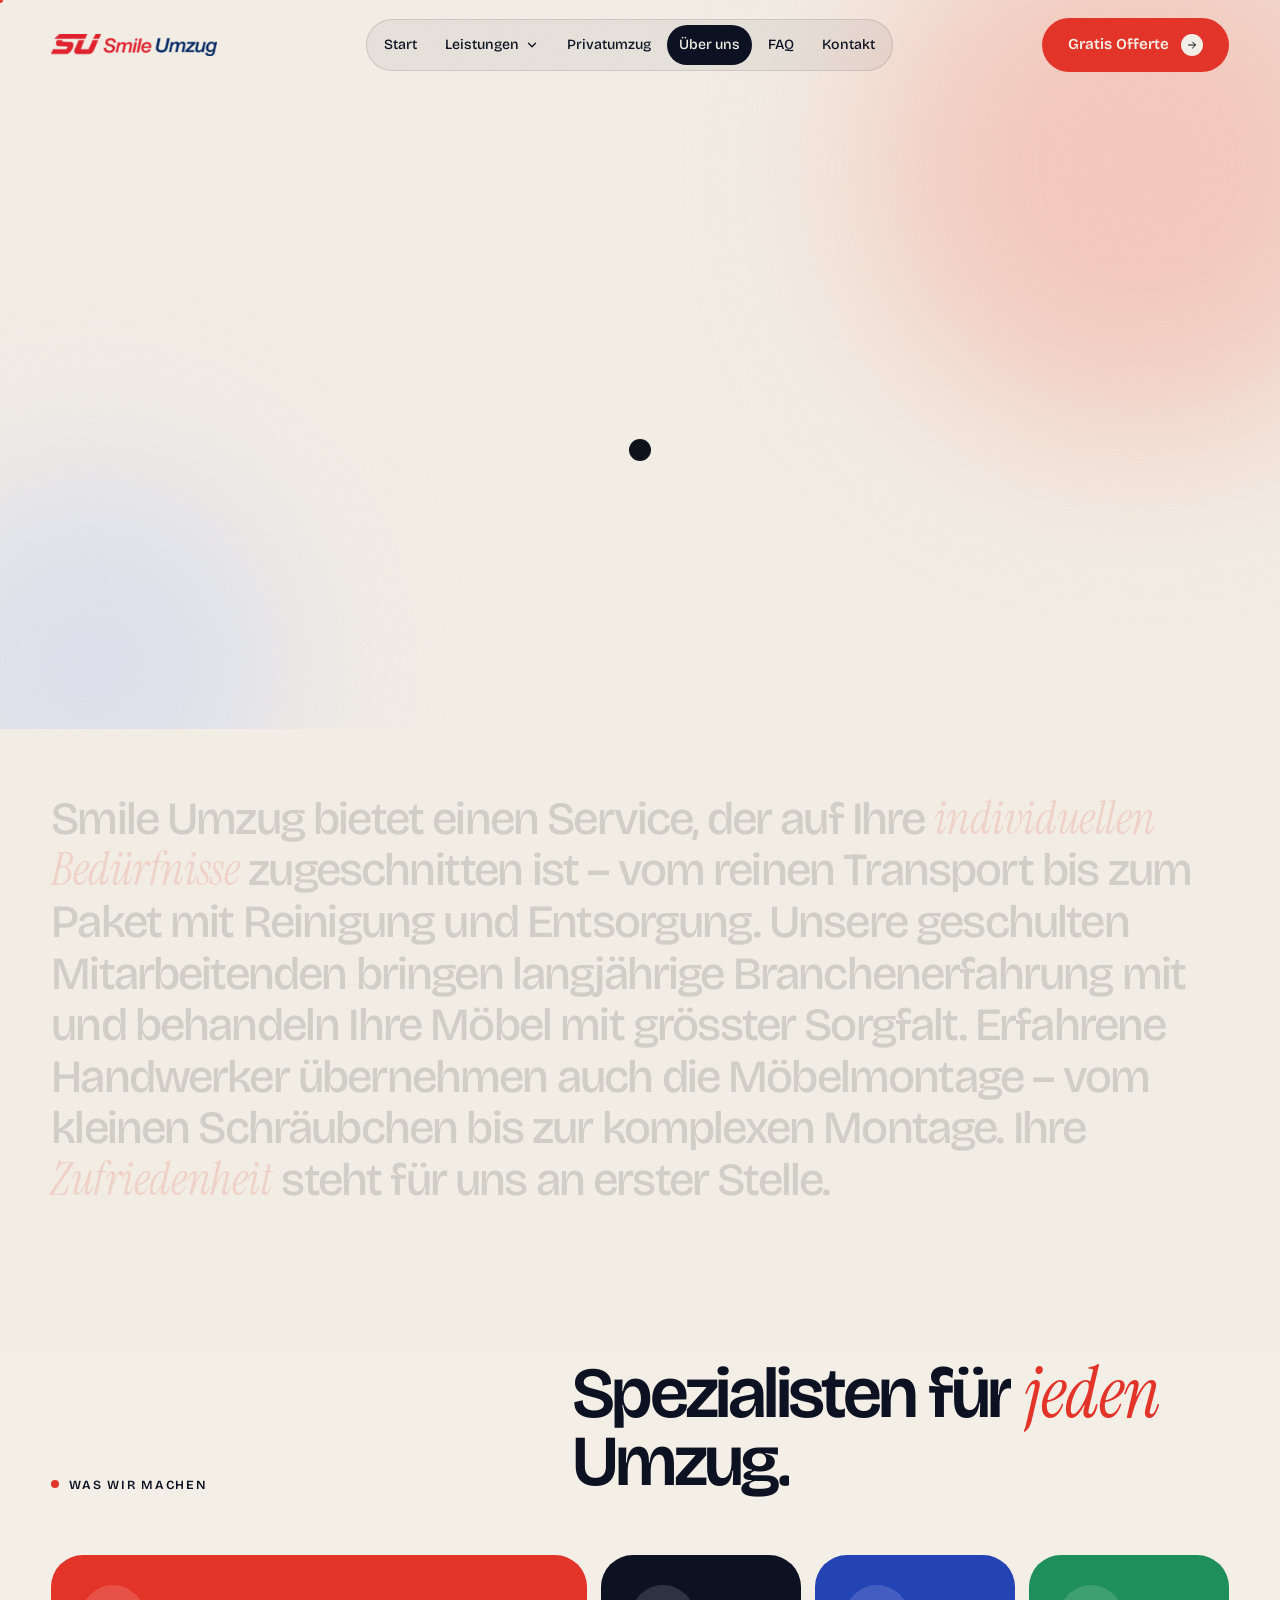
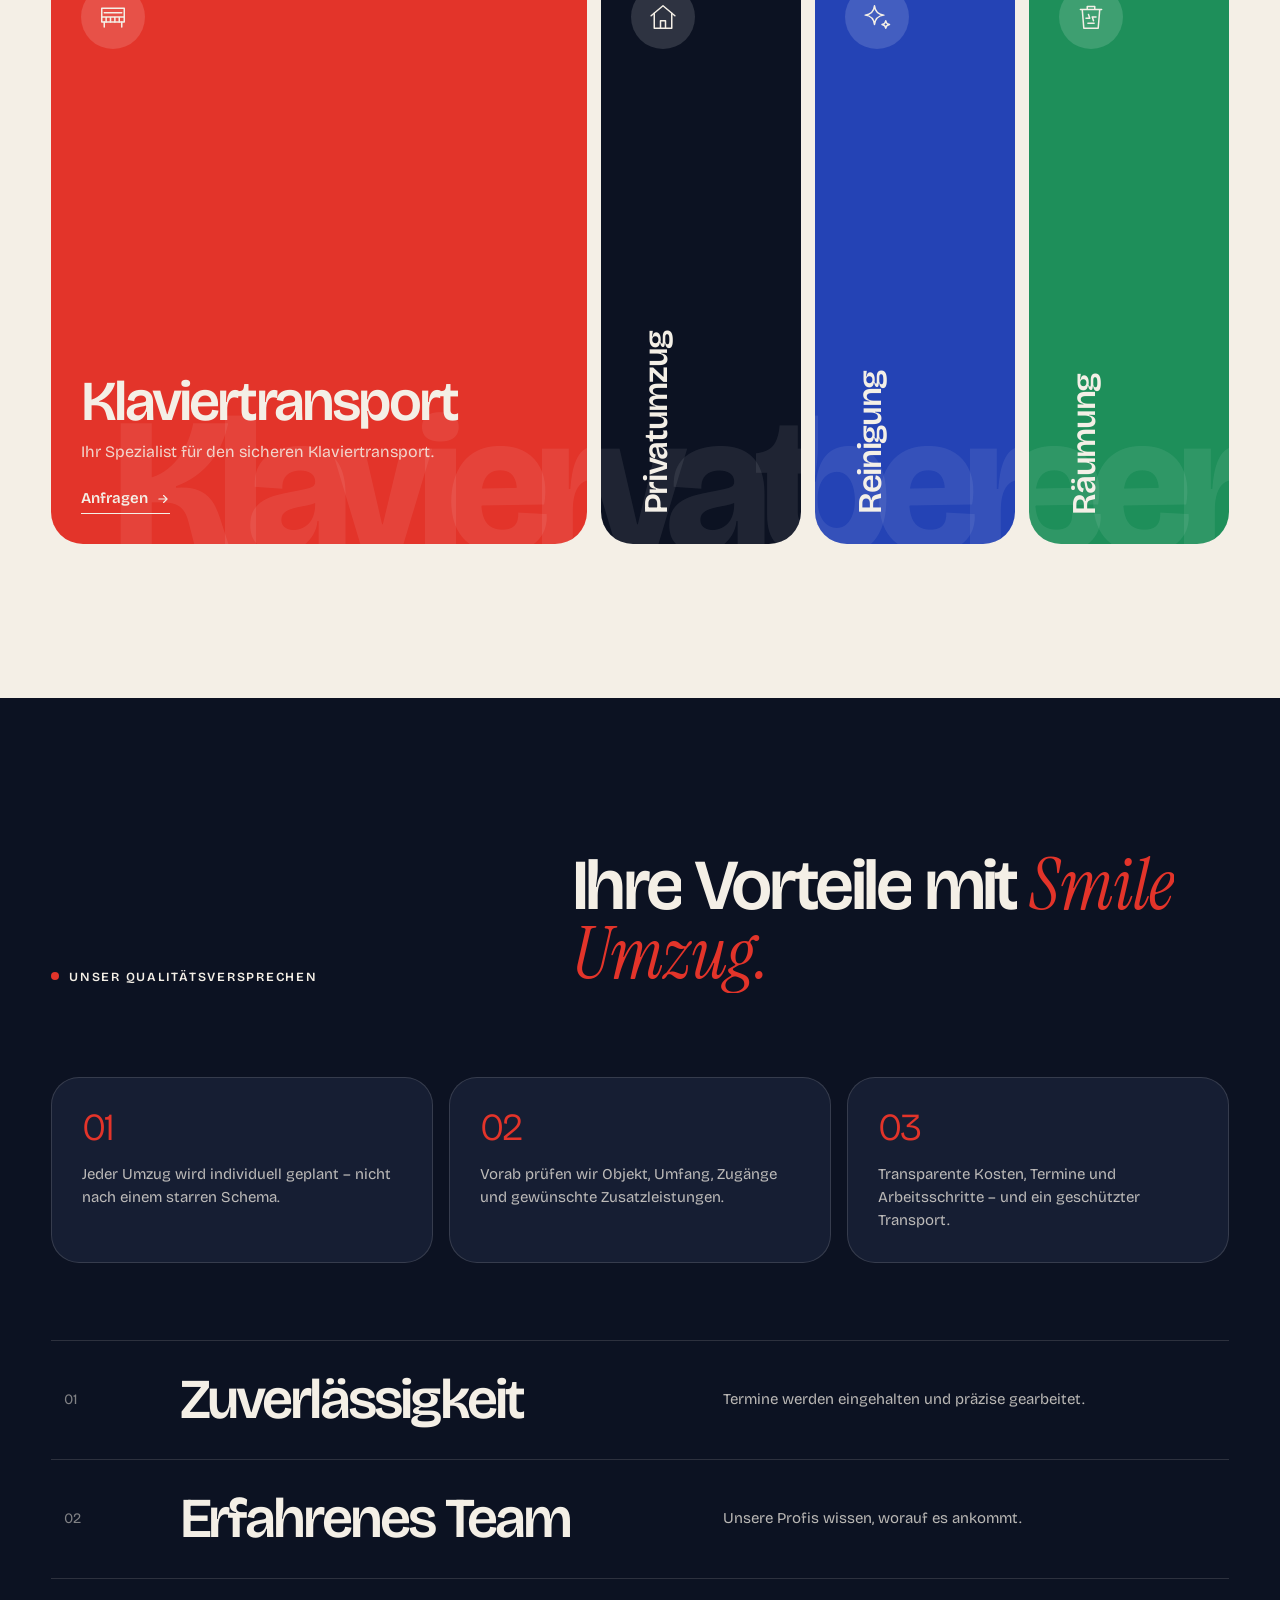
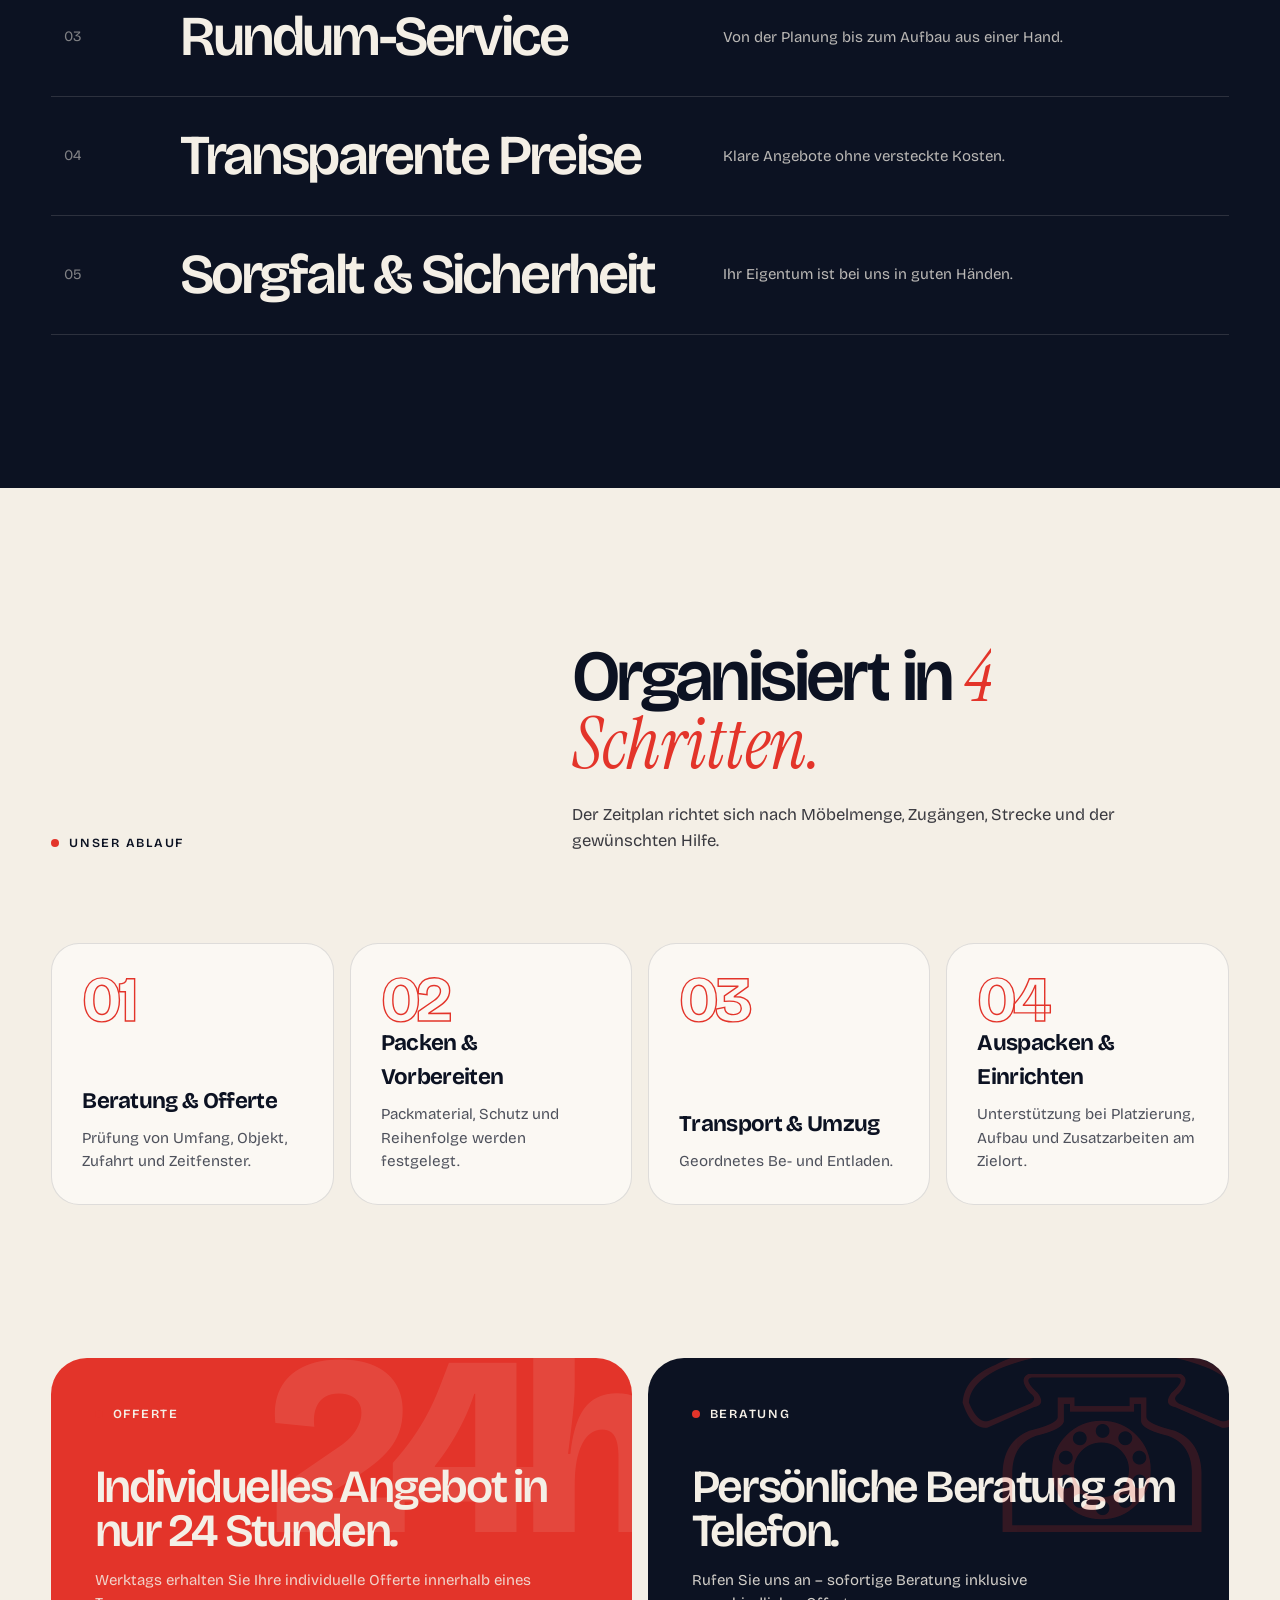
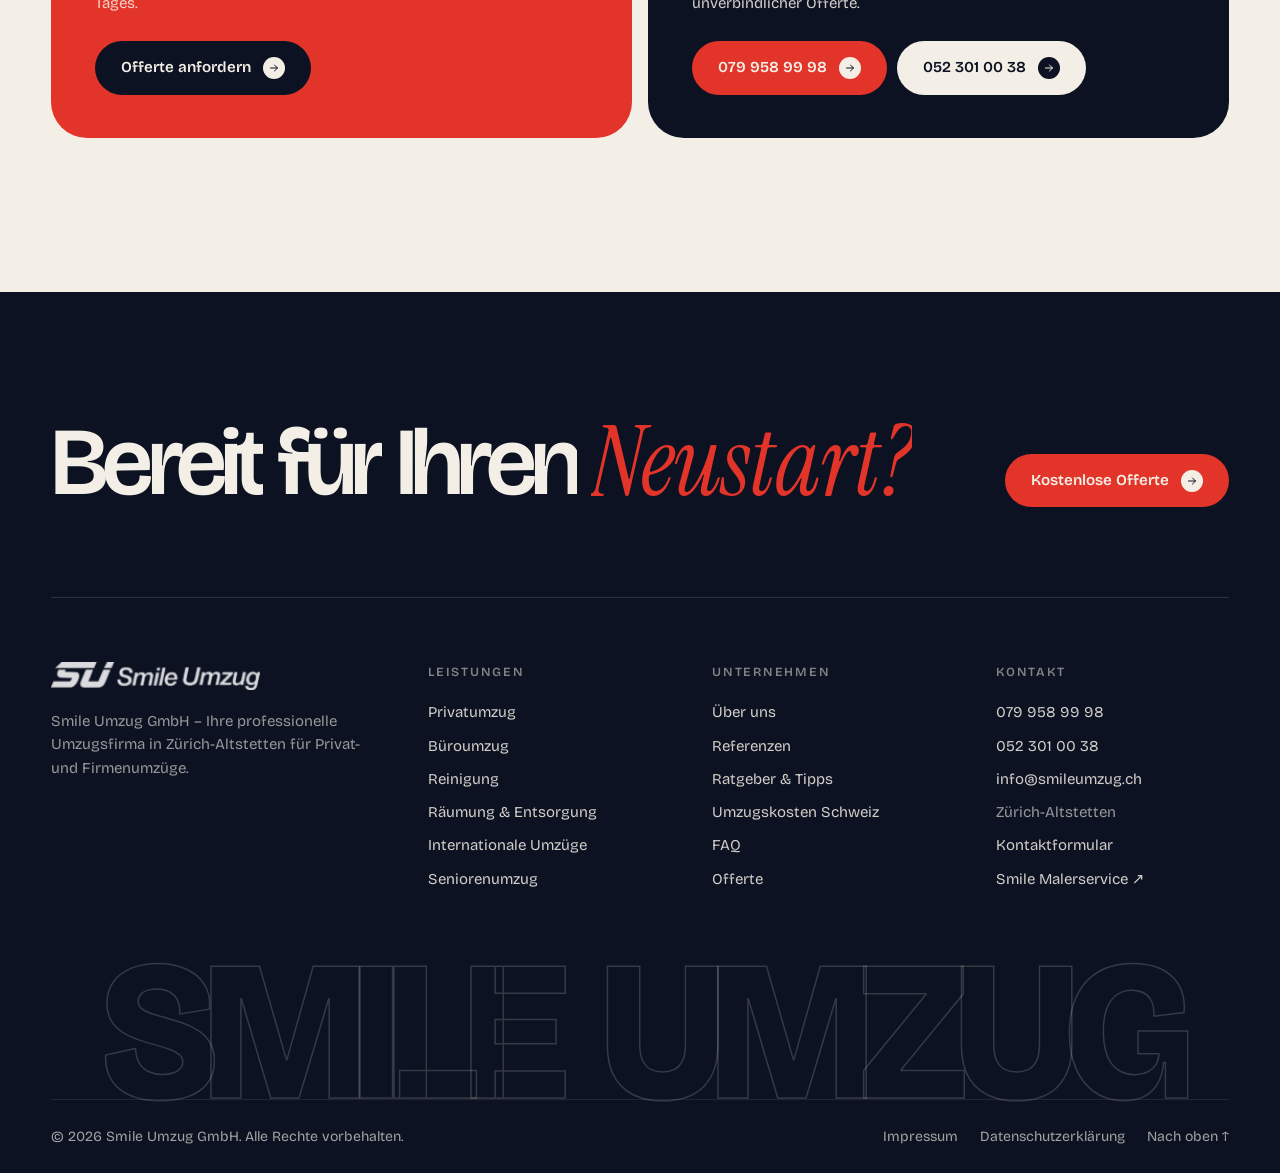
<file: ueber-uns.html>
<!DOCTYPE html>
<html lang="de">
<head>
<meta charset="UTF-8">
<meta name="viewport" content="width=device-width, initial-scale=1">
<title>Über uns – Smile Umzug GmbH</title>
<link rel="icon" href="assets/img/logo.png">
<script>try{if(sessionStorage.getItem('pt'))document.documentElement.classList.add('pt-in')}catch(e){}</script>
<link rel="preconnect" href="https://fonts.googleapis.com">
<link rel="preconnect" href="https://fonts.gstatic.com" crossorigin>
<link href="https://fonts.googleapis.com/css2?family=Bricolage+Grotesque:opsz,wght@12..96,300;12..96,400;12..96,500;12..96,600;12..96,700;12..96,800&family=Instrument+Serif:ital@0;1&display=swap" rel="stylesheet">
<link rel="stylesheet" href="assets/css/style.css">
</head>
<body class="is-loading page-ueber-uns" id="top">
<!-- SVG sprites -->
<svg width="0" height="0" style="position:absolute" aria-hidden="true">
  <defs>
    <symbol id="i-arrow" viewBox="0 0 24 24"><path d="M5 12h14M13 6l6 6-6 6" fill="none" stroke="currentColor" stroke-width="2" stroke-linecap="round" stroke-linejoin="round"/></symbol>
    <symbol id="i-star" viewBox="0 0 24 24"><path d="M12 0c.6 6.6 5.4 11.4 12 12-6.6.6-11.4 5.4-12 12C11.4 17.4 6.6 12.6 0 12 6.6 11.4 11.4 6.6 12 0z" fill="currentColor"/></symbol>
    <symbol id="i-truck" viewBox="0 0 48 48"><g fill="none" stroke="currentColor" stroke-width="2.4" stroke-linejoin="round" stroke-linecap="round"><path d="M3 12h26v22H3zM29 19h9l7 8v7H29z"/><circle cx="12" cy="36" r="4"/><circle cx="37" cy="36" r="4"/><path d="M33 19v8h12"/></g></symbol>
    <symbol id="i-sparkle" viewBox="0 0 48 48"><g fill="none" stroke="currentColor" stroke-width="2.4" stroke-linejoin="round" stroke-linecap="round"><path d="M20 6c1 9 6 14 15 15-9 1-14 6-15 15-1-9-6-14-15-15 9-1 14-6 15-15z"/><path d="M38 30c.4 3.6 2.4 5.6 6 6-3.6.4-5.6 2.4-6 6-.4-3.6-2.4-5.6-6-6 3.6-.4 5.6-2.4 6-6z"/></g></symbol>
    <symbol id="i-office" viewBox="0 0 48 48"><g fill="none" stroke="currentColor" stroke-width="2.4" stroke-linejoin="round" stroke-linecap="round"><path d="M8 44V6h22v38M30 18h10v26M4 44h40"/><path d="M14 13h4M22 13h2M14 20h4M22 20h2M14 27h4M22 27h2M17 44v-8h6v8M34 25h2M34 32h2"/></g></symbol>
    <symbol id="i-bin" viewBox="0 0 48 48"><g fill="none" stroke="currentColor" stroke-width="2.4" stroke-linejoin="round" stroke-linecap="round"><path d="M7 12h34M18 12V7h12v5M10 12l2.5 30h23L38 12"/><path d="M20 20l2 6-6 0M28 30l-2-6 6 0M19 34h10"/></g></symbol>
    <symbol id="i-box" viewBox="0 0 48 48"><g fill="none" stroke="currentColor" stroke-width="2.4" stroke-linejoin="round" stroke-linecap="round"><path d="M24 4l18 9v22l-18 9-18-9V13z"/><path d="M6 13l18 9 18-9M24 22v22M15 8.5l18 9"/></g></symbol>
    <symbol id="i-globe" viewBox="0 0 48 48"><g fill="none" stroke="currentColor" stroke-width="2.4" stroke-linejoin="round" stroke-linecap="round"><circle cx="24" cy="24" r="19"/><path d="M5 24h38M24 5c5 5 7.5 11.5 7.5 19S29 38 24 43c-5-5-7.5-11.5-7.5-19S19 10 24 5z"/></g></symbol>
    <symbol id="i-heart" viewBox="0 0 48 48"><path d="M24 41S5 30 5 17a9.5 9.5 0 0 1 19-2 9.5 9.5 0 0 1 19 2c0 13-19 24-19 24z" fill="none" stroke="currentColor" stroke-width="2.4" stroke-linejoin="round"/></symbol>
    <symbol id="i-city" viewBox="0 0 48 48"><g fill="none" stroke="currentColor" stroke-width="2.4" stroke-linejoin="round" stroke-linecap="round"><path d="M4 44h40M7 44V22l9-6v28M16 44V10l12-6v40M28 44V18h13v26"/><path d="M21 14v2M21 21v2M21 28v2M33 24v2M33 31v2"/></g></symbol>
    <symbol id="i-chat" viewBox="0 0 48 48"><g fill="none" stroke="currentColor" stroke-width="2.4" stroke-linejoin="round" stroke-linecap="round"><path d="M42 23c0 9-8 16-18 16-3 0-5.5-.5-8-1.5L6 41l3-8.5C7 30 6 26.5 6 23 6 14 14 7 24 7s18 7 18 16z"/><path d="M16 21h16M16 28h10"/></g></symbol>
    <symbol id="i-home" viewBox="0 0 48 48"><g fill="none" stroke="currentColor" stroke-width="2.4" stroke-linejoin="round" stroke-linecap="round"><path d="M5 22L24 6l19 16"/><path d="M10 18v24h28V18"/><path d="M20 42V30h8v12"/></g></symbol>
    <symbol id="i-shield" viewBox="0 0 48 48"><g fill="none" stroke="currentColor" stroke-width="2.4" stroke-linejoin="round" stroke-linecap="round"><path d="M24 4l16 6v12c0 10-7 18-16 22C15 40 8 32 8 22V10z"/><path d="M17 24l5 5 9-10"/></g></symbol>
    <symbol id="i-team" viewBox="0 0 48 48"><g fill="none" stroke="currentColor" stroke-width="2.4" stroke-linejoin="round" stroke-linecap="round"><circle cx="17" cy="16" r="6"/><circle cx="34" cy="18" r="4.5"/><path d="M5 40c0-7 5-12 12-12s12 5 12 12M30 28c7 0 13 4 13 11"/></g></symbol>
    <symbol id="i-tag" viewBox="0 0 48 48"><g fill="none" stroke="currentColor" stroke-width="2.4" stroke-linejoin="round" stroke-linecap="round"><path d="M4 24V6h18l22 22-18 18z"/><circle cx="14" cy="16" r="3"/></g></symbol>
    <symbol id="i-lift" viewBox="0 0 48 48"><g fill="none" stroke="currentColor" stroke-width="2.4" stroke-linejoin="round" stroke-linecap="round"><path d="M10 44L36 6M16 44l26-38M14 37h8M20 28h8M26 19h8"/></g></symbol>
    <symbol id="i-smile" viewBox="0 0 48 48"><g fill="none" stroke="currentColor" stroke-width="3.6" stroke-linecap="round"><path d="M12 27c3 6 8 9 12 9s9-3 12-9"/><path d="M16 17v2M32 17v2"/></g></symbol>
    <symbol id="i-piano" viewBox="0 0 48 48"><g fill="none" stroke="currentColor" stroke-width="2.4" stroke-linejoin="round" stroke-linecap="round"><path d="M6 10h36v22H6z"/><path d="M6 24h36M13 24v8M20 24v8M27 24v8M34 24v8M10 32v8M38 32v8"/><path d="M10 17h28"/></g></symbol>
    <symbol id="i-chev" viewBox="0 0 24 24"><path d="M6 9l6 6 6-6" fill="none" stroke="currentColor" stroke-width="2.2" stroke-linecap="round" stroke-linejoin="round"/></symbol>
    <symbol id="i-phone" viewBox="0 0 48 48"><path d="M14 5l7 9-4 5c2 5 6 9 11 11l5-4 9 7-4 8C21 41 7 27 6 9z" fill="none" stroke="currentColor" stroke-width="2.4" stroke-linejoin="round"/></symbol>
    <symbol id="i-mail" viewBox="0 0 48 48"><g fill="none" stroke="currentColor" stroke-width="2.4" stroke-linejoin="round" stroke-linecap="round"><rect x="5" y="10" width="38" height="28" rx="4"/><path d="M6 13l18 13 18-13"/></g></symbol>
    <symbol id="i-pin" viewBox="0 0 48 48"><g fill="none" stroke="currentColor" stroke-width="2.4" stroke-linejoin="round"><path d="M24 44s14-13 14-25a14 14 0 0 0-28 0c0 12 14 25 14 25z"/><circle cx="24" cy="19" r="5"/></g></symbol>
    <symbol id="i-cal" viewBox="0 0 48 48"><g fill="none" stroke="currentColor" stroke-width="2.4" stroke-linejoin="round" stroke-linecap="round"><rect x="6" y="9" width="36" height="33" rx="4"/><path d="M6 19h36M15 5v8M33 5v8"/></g></symbol>
    <symbol id="i-copy" viewBox="0 0 24 24"><g fill="none" stroke="currentColor" stroke-width="2" stroke-linejoin="round"><rect x="8" y="8" width="13" height="13" rx="2"/><path d="M16 8V5a2 2 0 0 0-2-2H5a2 2 0 0 0-2 2v9a2 2 0 0 0 2 2h3"/></g></symbol>
    <symbol id="i-check" viewBox="0 0 24 24"><path d="M5 12l5 5L20 7" fill="none" stroke="currentColor" stroke-width="2.6" stroke-linecap="round" stroke-linejoin="round"/></symbol>
    <symbol id="i-eye" viewBox="0 0 48 48"><g fill="none" stroke="currentColor" stroke-width="2.4" stroke-linejoin="round"><path d="M3 24s8-14 21-14 21 14 21 14-8 14-21 14S3 24 3 24z"/><circle cx="24" cy="24" r="6"/></g></symbol>
    <symbol id="i-tools" viewBox="0 0 48 48"><g fill="none" stroke="currentColor" stroke-width="2.4" stroke-linejoin="round" stroke-linecap="round"><path d="M29 7a9 9 0 0 0-8 12L6 34l8 8 15-15a9 9 0 0 0 12-8l-6 2-5-5z"/></g></symbol>
    <symbol id="i-noparking" viewBox="0 0 48 48"><g fill="none" stroke="currentColor" stroke-width="2.4" stroke-linecap="round"><circle cx="24" cy="24" r="19"/><path d="M11 11l26 26M37 11L11 37"/></g></symbol>
    <symbol id="i-roll" viewBox="0 0 48 48"><g fill="none" stroke="currentColor" stroke-width="2.4" stroke-linejoin="round" stroke-linecap="round"><path d="M6 14h36v26H6z"/><path d="M6 14l5-8h26l5 8M18 22h12"/></g></symbol>
  </defs>
</svg>



<div class="grain" aria-hidden="true"></div>

<div class="loader" id="loader" aria-hidden="true">
  <div class="loader__top"><span>Smile Umzug GmbH</span><span>Zürich-Altstetten</span></div>
  <div class="loader__word">
    <span style="animation-delay:.05s">Smile</span><span style="animation-delay:.15s">&nbsp;</span><span class="serif" style="animation-delay:.22s">Umzug</span>
  </div>
  <div class="loader__bottom">
    <div class="loader__count"><span id="loadNum">0</span>%</div>
    <div class="loader__bar"><i id="loadBar"></i></div>
    <div style="font-size:.8rem;letter-spacing:.14em;text-transform:uppercase;opacity:.6">Wir packen an</div>
  </div>
</div>

<div class="pt" id="pt" aria-hidden="true"><i></i><i></i><i></i><i></i><i></i><div class="pt__label" id="ptLabel"><small>Das sind wir</small><span>Über <span class="serif">uns</span></span></div></div>

<canvas class="c-trail" id="cTrail"></canvas>
<div class="c-blob" id="cBlob"></div>
<div class="c-dot" id="cDot"></div>
<div class="c-label" id="cLabel">
  <svg viewBox="0 0 100 100"><defs><path id="clc" d="M50,50 m-40,0 a40,40 0 1,1 80,0 a40,40 0 1,1 -80,0"/></defs><text><textPath href="#clc" textLength="250" lengthAdjust="spacing">Smile Umzug · Zürich · Smile Umzug · Zürich ·</textPath></text></svg>
  <b><span id="cLabelTxt">Offerte</span><i><svg width="10" height="10" viewBox="0 0 24 24" style="position:static;animation:none;width:10px;height:10px"><use href="#i-arrow"/></svg></i></b>
</div>


<header class="header" id="header">
  <a href="index.html" class="logo" aria-label="Smile Umzug – Startseite"><img src="assets/img/logo.png" alt="Smile Umzug" width="200" height="27"></a>
  <nav class="nav" aria-label="Hauptnavigation">
    <a href="index.html">Start</a>
    <div class="nav__dd">
      <a href="index.html#leistungen">Leistungen <svg><use href="#i-chev"/></svg></a>
      <div class="mega">
        <a class="mi" href="privatumzug.html"><span class="ic"><svg><use href="#i-home"/></svg></span><span><b>Privatumzug</b><span class="d">Professionell und fair bepreist</span></span></a>
        <a class="mi" href="index.html#details"><span class="ic"><svg><use href="#i-office"/></svg></span><span><b>Büroumzug</b><span class="d">Technik &amp; Mobiliar erfasst</span></span></a>
        <a class="mi" href="index.html#details"><span class="ic"><svg><use href="#i-sparkle"/></svg></span><span><b>Reinigung</b><span class="d">Mit Abnahmegarantie</span></span></a>
        <a class="mi" href="index.html#details"><span class="ic"><svg><use href="#i-bin"/></svg></span><span><b>Räumung &amp; Entsorgung</b><span class="d">Mit Entsorgungspartner</span></span></a>
        <a class="mi" href="index.html#details"><span class="ic"><svg><use href="#i-globe"/></svg></span><span><b>Internationale Umzüge</b><span class="d">Europaweit seit 2000</span></span></a>
        <a class="mi" href="index.html#details"><span class="ic"><svg><use href="#i-heart"/></svg></span><span><b>Seniorenumzug</b><span class="d">Mit Einfühlungsvermögen</span></span></a>
        <a class="mi" href="index.html#details"><span class="ic"><svg><use href="#i-box"/></svg></span><span><b>Ein- &amp; Auspackservice</b><span class="d">Sie müssen nichts selbst tun</span></span></a>
        <a class="mi" href="index.html#details"><span class="ic"><svg><use href="#i-lift"/></svg></span><span><b>Transport &amp; Möbellift</b><span class="d">Für Zürichs Altbauten</span></span></a>
        <div class="mega__cta"><svg class="bg"><use href="#i-star"/></svg><div><b>Offerte innert 1 Werktag.</b><p>Kostenlos und unverbindlich.</p></div><a href="offerte.html">Anfragen <svg width="12" height="12"><use href="#i-arrow"/></svg></a></div>
      </div>
    </div>
    <a href="privatumzug.html">Privatumzug</a>
    <a href="ueber-uns.html" class="is-active">Über uns</a>
    <a href="index.html#faq">FAQ</a>
    <a href="kontakt.html">Kontakt</a>
  </nav>
  <div class="header__right">
    <a class="header__tel" href="tel:+41799589998"><i></i>079 958 99 98</a>
    <a class="btn btn--red magnetic" href="offerte.html" data-cursor="Offerte">Gratis Offerte <span class="arr"><svg width="12" height="12"><use href="#i-arrow"/></svg></span></a>
    <button class="burger" id="burger" aria-label="Menü öffnen"><span></span><span></span></button>
  </div>
</header>

<div class="menu" id="menu">
  <a class="big" href="index.html"><span>Start</span></a>
  <a class="big" href="privatumzug.html"><span>Privatumzug</span></a>
  <a class="big" href="ueber-uns.html"><span>Über uns</span></a>
  <a class="big" href="kontakt.html"><span>Kontakt</span></a>
  <a class="big" href="offerte.html"><span>Offerte <em class="serif" style="color:var(--red)">anfragen</em></span></a>
  <div class="menu__meta">
    <a href="tel:+41799589998">079 958 99 98</a>
    <a href="tel:+41523010038">052 301 00 38</a>
    <a href="mailto:info@smileumzug.ch">info@smileumzug.ch</a>
  </div>
</div>

<main>
<!-- =================== HERO =================== -->
<section class="phero">
  <div class="hero__blob hero__blob--r" data-par="0.12"></div>
  <div class="hero__blob hero__blob--b" data-par="-0.08"></div>
  <div class="wrap">
    <div class="crumb fade-up" style="transition-delay:.2s"><a href="index.html">Start</a><i></i><b>Über uns</b></div>
    <span class="eyebrow fade-up" style="transition-delay:.25s;margin-bottom:24px;display:inline-flex">Das sind wir</span>
    <h1 class="lines">
      <span class="line"><span>Wir gestalten Ihnen</span></span>
      <span class="line"><span>den Umzug so <span class="serif">stressfrei</span></span></span>
      <span class="line"><span>wie möglich.</span></span>
    </h1>
    <div class="phero__grid" style="margin-top:50px;align-items:start">
      <div class="phero__meta fade-up" style="margin-top:0">
        <span class="pill"><i></i>Individuelle Pakete</span>
        <span class="pill"><i style="background:var(--blue)"></i>Geschulte Mitarbeitende</span>
        <span class="pill"><i style="background:#2BB673"></i>Möbelmontage</span>
      </div>
      <div class="phero__ctas fade-up d2" style="margin-top:0;justify-content:flex-end">
        <a class="btn btn--red magnetic" href="offerte.html" data-cursor="Offerte">Offerte anfordern <span class="arr"><svg width="12" height="12"><use href="#i-arrow"/></svg></span></a>
        <a class="btn btn--ghost magnetic" href="kontakt.html">Kontakt <span class="arr"><svg width="12" height="12"><use href="#i-arrow"/></svg></span></a>
      </div>
    </div>
  </div>
</section>

<!-- =================== HIGHLIGHT TEXT =================== -->
<section class="sec" style="padding-top:clamp(40px,5vw,80px)">
  <div class="wrap">
    <p class="hl-text" data-highlight>Smile Umzug bietet einen Service, der auf Ihre <span class="serif">individuellen Bedürfnisse</span> zugeschnitten ist – vom reinen Transport bis zum Paket mit Reinigung und Entsorgung. Unsere geschulten Mitarbeitenden bringen langjährige Branchenerfahrung mit und behandeln Ihre Möbel mit grösster Sorgfalt. Erfahrene Handwerker übernehmen auch die Möbelmontage – vom kleinen Schräubchen bis zur komplexen Montage. Ihre <span class="serif">Zufriedenheit</span> steht für uns an erster Stelle.</p>
  </div>
</section>

<!-- =================== EXPAND CARDS =================== -->
<section class="sec" style="padding-top:0">
  <div class="wrap">
    <div class="sec-head" style="margin-bottom:60px">
      <div><span class="eyebrow">Was wir machen</span></div>
      <div><h2 class="h2" data-split>Spezialisten für <span class="serif">jeden</span> Umzug.</h2></div>
    </div>
    <div class="xcards" data-reveal>
      <div class="xcard active" style="background:var(--red)">
        <div class="ic"><svg><use href="#i-piano"/></svg></div>
        <span class="vt">Klaviertransport</span>
        <div class="xbody"><h3>Klavier&shy;transport</h3><p>Ihr Spezialist für den sicheren Klaviertransport.</p><a href="kontakt.html">Anfragen <svg width="14" height="14"><use href="#i-arrow"/></svg></a></div>
        <span class="bigword">Klavier</span>
      </div>
      <div class="xcard" style="background:var(--ink)">
        <div class="ic"><svg><use href="#i-home"/></svg></div>
        <span class="vt">Privatumzug</span>
        <div class="xbody"><h3>Privatumzug</h3><p>Professionell und fair bepreist.</p><a href="privatumzug.html">Mehr erfahren <svg width="14" height="14"><use href="#i-arrow"/></svg></a></div>
        <span class="bigword">Privat</span>
      </div>
      <div class="xcard" style="background:var(--blue)">
        <div class="ic"><svg><use href="#i-sparkle"/></svg></div>
        <span class="vt">Reinigung</span>
        <div class="xbody"><h3>Reinigung</h3><p>Zuverlässige und gründliche Reinigungen.</p><a href="index.html#details">Mehr erfahren <svg width="14" height="14"><use href="#i-arrow"/></svg></a></div>
        <span class="bigword">Sauber</span>
      </div>
      <div class="xcard" style="background:#1E8F5A">
        <div class="ic"><svg><use href="#i-bin"/></svg></div>
        <span class="vt">Räumung</span>
        <div class="xbody"><h3>Räumung</h3><p>Professionelle Räumungen.</p><a href="index.html#details">Mehr erfahren <svg width="14" height="14"><use href="#i-arrow"/></svg></a></div>
        <span class="bigword">Leer</span>
      </div>
    </div>
  </div>
</section>

<!-- =================== QUALITÄT / WERTE =================== -->
<section class="sec dark">
  <div class="wrap">
    <div class="sec-head">
      <div><span class="eyebrow">Unser Qualitätsversprechen</span></div>
      <div><h2 class="h2" data-split>Ihre Vorteile mit <span class="serif">Smile Umzug.</span></h2></div>
    </div>
    <div class="promise">
      <div data-reveal><b>01</b><p>Jeder Umzug wird individuell geplant – nicht nach einem starren Schema.</p></div>
      <div data-reveal><b>02</b><p>Vorab prüfen wir Objekt, Umfang, Zugänge und gewünschte Zusatzleistungen.</p></div>
      <div data-reveal><b>03</b><p>Transparente Kosten, Termine und Arbeitsschritte – und ein geschützter Transport.</p></div>
    </div>
    <div class="values">
      <div class="vrow" data-reveal><span>01</span><h3>Zuverlässigkeit</h3><p>Termine werden eingehalten und präzise gearbeitet.</p></div>
      <div class="vrow" data-reveal><span>02</span><h3>Erfahrenes Team</h3><p>Unsere Profis wissen, worauf es ankommt.</p></div>
      <div class="vrow" data-reveal><span>03</span><h3>Rundum-Service</h3><p>Von der Planung bis zum Aufbau aus einer Hand.</p></div>
      <div class="vrow" data-reveal><span>04</span><h3>Transparente Preise</h3><p>Klare Angebote ohne versteckte Kosten.</p></div>
      <div class="vrow" data-reveal><span>05</span><h3>Sorgfalt &amp; Sicherheit</h3><p>Ihr Eigentum ist bei uns in guten Händen.</p></div>
    </div>
  </div>
</section>

<!-- =================== ABLAUF =================== -->
<section class="sec">
  <div class="wrap">
    <div class="sec-head">
      <div><span class="eyebrow">Unser Ablauf</span></div>
      <div>
        <h2 class="h2" data-split>Organisiert in <span class="serif">4 Schritten.</span></h2>
        <p class="lead" data-reveal style="margin-top:24px">Der Zeitplan richtet sich nach Möbelmenge, Zugängen, Strecke und der gewünschten Hilfe.</p>
      </div>
    </div>
    <div class="mini-steps">
      <div class="ms" data-reveal><b>01</b><div><h4>Beratung &amp; Offerte</h4><p>Prüfung von Umfang, Objekt, Zufahrt und Zeitfenster.</p></div></div>
      <div class="ms" data-reveal><b>02</b><div><h4>Packen &amp; Vorbereiten</h4><p>Packmaterial, Schutz und Reihenfolge werden festgelegt.</p></div></div>
      <div class="ms" data-reveal><b>03</b><div><h4>Transport &amp; Umzug</h4><p>Geordnetes Be- und Entladen.</p></div></div>
      <div class="ms" data-reveal><b>04</b><div><h4>Auspacken &amp; Einrichten</h4><p>Unterstützung bei Platzierung, Aufbau und Zusatzarbeiten am Zielort.</p></div></div>
    </div>
  </div>
</section>

<!-- =================== DUO =================== -->
<section class="sec" style="padding-top:0">
  <div class="wrap duo">
    <div class="card" style="background:var(--red);color:var(--cream)" data-reveal>
      <span class="ghost">24h</span>
      <div><span class="eyebrow" style="color:var(--cream)">Offerte</span></div>
      <div><h3>Individuelles Angebot in nur 24 Stunden.</h3><p>Werktags erhalten Sie Ihre individuelle Offerte innerhalb eines Tages.</p>
      <a class="btn magnetic" href="offerte.html" data-cursor="Los!">Offerte anfordern <span class="arr"><svg width="12" height="12"><use href="#i-arrow"/></svg></span></a></div>
    </div>
    <div class="card" style="background:var(--ink);color:var(--cream)" data-reveal>
      <span class="ghost" style="color:var(--red);opacity:.18">☏</span>
      <div><span class="eyebrow" style="color:var(--cream)">Beratung</span></div>
      <div><h3>Persönliche Beratung am Telefon.</h3><p>Rufen Sie uns an – sofortige Beratung inklusive unverbindlicher Offerte.</p>
      <div style="display:flex;flex-wrap:wrap;gap:10px"><a class="btn btn--red magnetic" href="tel:+41799589998">079 958 99 98 <span class="arr"><svg width="12" height="12"><use href="#i-arrow"/></svg></span></a><a class="btn magnetic" style="background:var(--cream);color:var(--ink)" href="tel:+41523010038">052 301 00 38 <span class="arr" style="background:var(--ink);color:var(--cream)"><svg width="12" height="12"><use href="#i-arrow"/></svg></span></a></div></div>
    </div>
  </div>
</section>
</main>


<footer class="footer">
  <div class="wrap">
    <div class="footer__cta">
      <h2 data-split>Bereit für Ihren <span class="serif">Neustart?</span></h2>
      <a class="btn btn--red magnetic" href="offerte.html" data-cursor="Offerte">Kostenlose Offerte <span class="arr"><svg width="12" height="12"><use href="#i-arrow"/></svg></span></a>
    </div>
    <div class="footer__grid">
      <div class="footer__brand">
        <a href="index.html" class="logo"><img src="assets/img/logo.png" alt="Smile Umzug" width="200" height="27"></a>
        <p>Smile Umzug GmbH – Ihre professionelle Umzugsfirma in Zürich-Altstetten für Privat- und Firmenumzüge.</p>
      </div>
      <div><h4>Leistungen</h4><ul>
        <li><a href="privatumzug.html">Privatumzug</a></li><li><a href="index.html#details">Büroumzug</a></li>
        <li><a href="index.html#details">Reinigung</a></li><li><a href="index.html#details">Räumung &amp; Entsorgung</a></li>
        <li><a href="index.html#details">Internationale Umzüge</a></li><li><a href="index.html#details">Seniorenumzug</a></li></ul></div>
      <div><h4>Unternehmen</h4><ul>
        <li><a href="ueber-uns.html">Über uns</a></li><li><a href="#">Referenzen</a></li>
        <li><a href="#">Ratgeber &amp; Tipps</a></li><li><a href="index.html#regionen">Umzugskosten Schweiz</a></li>
        <li><a href="index.html#faq">FAQ</a></li><li><a href="offerte.html">Offerte</a></li></ul></div>
      <div><h4>Kontakt</h4><ul>
        <li><a href="tel:+41799589998">079 958 99 98</a></li><li><a href="tel:+41523010038">052 301 00 38</a></li>
        <li><a href="mailto:info@smileumzug.ch">info@smileumzug.ch</a></li><li style="opacity:.6">Zürich-Altstetten</li>
        <li><a href="kontakt.html">Kontaktformular</a></li>
        <li><a href="https://smile-malerservice.ch" target="_blank" rel="noopener">Smile Malerservice ↗</a></li></ul></div>
    </div>
  </div>
  <div class="footer__giant" id="giant" aria-hidden="true"></div>
  <div class="wrap">
    <div class="footer__bottom">
      <span>© <span id="year">2026</span> Smile Umzug GmbH. Alle Rechte vorbehalten.</span>
      <span style="display:flex;gap:22px"><a href="#">Impressum</a><a href="#">Datenschutzerklärung</a><a href="#top" class="to-top">Nach oben ↑</a></span>
    </div>
  </div>
</footer>
<script src="assets/js/main.js"></script>
</body>
</html>
</file>
<file: assets/css/style.css>
/* =========================================================
   TOKENS
   ========================================================= */
:root{
  --ink:#0C1222;
  --ink-2:#161E33;
  --cream:#F4EFE6;
  --paper:#FBF8F3;
  --sand:#E7DDCC;
  --red:#E3342A;      /* aus dem Logo */
  --red-deep:#B8221A;
  --blue:#2443B5;     /* aus dem Logo, moderner */
  --blue-soft:#C9D4F6;
  --muted:#6E6A63;
  --line:rgba(12,18,34,.12);
  --line-light:rgba(244,239,230,.14);
  --f-display:"Bricolage Grotesque",system-ui,sans-serif;
  --f-serif:"Instrument Serif",Georgia,serif;
  --ease:cubic-bezier(.22,1,.36,1);
  --ease-io:cubic-bezier(.76,0,.24,1);
  --pad:clamp(20px,4vw,72px);
  --maxw:1680px;
}
*,*::before,*::after{box-sizing:border-box;margin:0;padding:0}
html{-webkit-text-size-adjust:100%;scroll-behavior:smooth}
body{
  font-family:var(--f-display);
  background:var(--cream);color:var(--ink);
  font-size:clamp(15px,1.05vw,18px);line-height:1.55;
  -webkit-font-smoothing:antialiased;overflow-x:hidden;
}
body.is-loading{overflow:hidden}
a{color:inherit;text-decoration:none}
button{font:inherit;color:inherit;background:none;border:0;cursor:pointer}
img,svg{display:block;max-width:100%}
::selection{background:var(--red);color:var(--cream)}
.wrap{width:100%;max-width:var(--maxw);margin:0 auto;padding:0 var(--pad)}
.serif{font-family:var(--f-serif);font-style:italic;font-weight:400;letter-spacing:-.01em}
.eyebrow{
  display:inline-flex;align-items:center;gap:10px;
  font-size:.78rem;font-weight:600;letter-spacing:.14em;text-transform:uppercase;
}
.eyebrow::before{content:"";width:8px;height:8px;border-radius:50%;background:var(--red)}

/* grain */
.grain{
  pointer-events:none;position:fixed;inset:-50%;z-index:90;opacity:.07;
  background-image:url("data:image/svg+xml,%3Csvg xmlns='http://www.w3.org/2000/svg' width='160' height='160'%3E%3Cfilter id='n'%3E%3CfeTurbulence type='fractalNoise' baseFrequency='.9' numOctaves='3' stitchTiles='stitch'/%3E%3C/filter%3E%3Crect width='100%25' height='100%25' filter='url(%23n)'/%3E%3C/svg%3E");
  animation:grain 1s steps(6) infinite;
}
@keyframes grain{
  0%{transform:translate(0,0)}20%{transform:translate(-4%,3%)}40%{transform:translate(3%,-5%)}
  60%{transform:translate(-6%,2%)}80%{transform:translate(5%,4%)}100%{transform:translate(0,0)}
}

/* =========================================================
   PRELOADER
   ========================================================= */
.loader{
  position:fixed;inset:0;z-index:200;background:var(--ink);color:var(--cream);
  display:flex;flex-direction:column;justify-content:space-between;padding:var(--pad);
  transition:clip-path 1.1s var(--ease-io);clip-path:inset(0 0 0 0);
}
.loader.done{clip-path:inset(0 0 100% 0)}
.loader__top{display:flex;justify-content:space-between;font-size:.8rem;letter-spacing:.14em;text-transform:uppercase;opacity:.6}
.loader__word{
  font-size:clamp(56px,13vw,240px);font-weight:700;line-height:.85;letter-spacing:-.05em;
  display:flex;overflow:hidden
}
.loader__word span{display:inline-block;transform:translateY(110%);animation:up .9s var(--ease) forwards}
.loader__word .serif{color:var(--red);font-weight:400}
@keyframes up{to{transform:translateY(0)}}
.loader__bottom{display:flex;justify-content:space-between;align-items:flex-end}
.loader__count{font-size:clamp(48px,8vw,140px);font-weight:300;line-height:.8;font-variant-numeric:tabular-nums}
.loader__bar{flex:1;height:2px;background:var(--line-light);margin:0 4vw 1.4vw;position:relative;overflow:hidden}
.loader__bar i{position:absolute;inset:0;background:var(--red);transform-origin:left;transform:scaleX(0)}

/* =========================================================
   CURSOR
   ========================================================= */
html.has-cursor,html.has-cursor *{cursor:none!important}
.c-trail{position:fixed;inset:0;width:100vw;height:100vh;pointer-events:none;z-index:152}
.c-blob{
  position:fixed;top:0;left:0;z-index:149;pointer-events:none;
  width:22px;height:22px;margin:-11px 0 0 -11px;border-radius:50%;
  background:#fff;mix-blend-mode:difference;
  transition:width .55s var(--ease),height .55s var(--ease),margin .55s var(--ease),opacity .3s,border-radius .55s var(--ease);
}
.c-blob.is-link{width:64px;height:64px;margin:-32px 0 0 -32px}
.c-blob.is-text{width:150px;height:150px;margin:-75px 0 0 -75px}
.c-blob.is-label,.c-blob.is-hidden{opacity:0}
.c-dot{
  position:fixed;top:0;left:0;z-index:151;pointer-events:none;
  width:6px;height:6px;margin:-3px 0 0 -3px;border-radius:50%;background:var(--red);
  transition:opacity .3s,transform .1s;
}
.c-blob.is-link~.c-dot,.c-blob.is-text~.c-dot{opacity:0}
.c-label{
  position:fixed;top:0;left:0;z-index:150;pointer-events:none;
  width:104px;height:104px;margin:-52px 0 0 -52px;border-radius:50%;
  background:var(--red);color:var(--cream);display:grid;place-items:center;
  font-size:.74rem;font-weight:700;letter-spacing:.08em;text-transform:uppercase;text-align:center;line-height:1.1;
  transform:scale(0) rotate(-30deg);transition:transform .6s var(--ease);
}
.c-label.show{transform:scale(1) rotate(0)}
.c-label svg{position:absolute;inset:6px;width:calc(100% - 12px);height:calc(100% - 12px);animation:spin 9s linear infinite}
.c-label svg text{font-size:10.5px;letter-spacing:2.4px;fill:rgba(244,239,230,.75);font-weight:600}
.c-label b{display:flex;flex-direction:column;align-items:center;gap:4px;font-weight:700}
.c-label b i{width:20px;height:20px;border-radius:50%;background:var(--cream);color:var(--red);display:grid;place-items:center}
.c-ripple{
  position:fixed;z-index:147;pointer-events:none;width:16px;height:16px;margin:-8px 0 0 -8px;border-radius:50%;
  border:1.5px solid var(--red);animation:ripple .8s var(--ease) forwards;
}
@keyframes ripple{to{transform:scale(7);opacity:0}}
@media (hover:none),(max-width:900px){.c-trail,.c-blob,.c-dot,.c-label{display:none}}

/* =========================================================
   HEADER
   ========================================================= */
.header{
  position:fixed;top:0;left:0;right:0;z-index:100;
  padding:18px var(--pad);display:flex;align-items:center;justify-content:space-between;gap:20px;
  transition:transform .6s var(--ease),background .4s,backdrop-filter .4s,padding .4s;
}
.header.scrolled{background:rgba(244,239,230,.78);backdrop-filter:blur(14px);-webkit-backdrop-filter:blur(14px);padding-top:12px;padding-bottom:12px;border-bottom:1px solid var(--line)}
.header.hidden{transform:translateY(-110%)}
.logo{display:flex;align-items:center;height:46px}
.logo img{height:clamp(22px,1.75vw,32px);width:auto;transition:filter .4s}
.nav{display:flex;gap:4px;background:rgba(12,18,34,.05);padding:5px;border-radius:999px;border:1px solid var(--line)}
.nav a{padding:9px 16px;border-radius:999px;font-size:.88rem;font-weight:500;transition:background .3s,color .3s}
.nav a:hover{background:var(--ink);color:var(--cream)}
.header__right{display:flex;align-items:center;gap:12px}
.header__tel{font-size:.88rem;font-weight:600;display:flex;align-items:center;gap:8px}
.header__tel i{width:8px;height:8px;border-radius:50%;background:#2BB673;box-shadow:0 0 0 0 rgba(43,182,115,.6);animation:pulse 2s infinite}
@keyframes pulse{70%{box-shadow:0 0 0 10px rgba(43,182,115,0)}100%{box-shadow:0 0 0 0 rgba(43,182,115,0)}}
.btn{
  position:relative;display:inline-flex;align-items:center;gap:12px;overflow:hidden;
  padding:15px 26px;border-radius:999px;font-weight:600;font-size:.95rem;
  background:var(--ink);color:var(--cream);isolation:isolate;
  transition:transform .5s var(--ease);
}
.btn::before{
  content:"";position:absolute;inset:0;background:var(--red);z-index:-1;
  border-radius:inherit;transform:translateY(101%);transition:transform .55s var(--ease);
}
.btn:hover::before{transform:translateY(0)}
.btn .arr{width:22px;height:22px;border-radius:50%;background:var(--cream);color:var(--ink);display:grid;place-items:center;transition:transform .5s var(--ease)}
.btn:hover .arr{transform:rotate(-45deg)}
.btn--red{background:var(--red)}
.btn--red::before{background:var(--ink)}
.btn--ghost{background:transparent;color:var(--ink);border:1.5px solid var(--ink)}
.btn--ghost::before{background:var(--ink)}
.btn--ghost:hover{color:var(--cream)}
.btn--ghost .arr{background:var(--ink);color:var(--cream)}
.btn--ghost:hover .arr{background:var(--cream);color:var(--ink)}
.burger{display:none;width:48px;height:48px;border-radius:50%;background:var(--ink);position:relative}
.burger span{position:absolute;left:14px;right:14px;height:2px;background:var(--cream);transition:transform .4s var(--ease),top .4s var(--ease)}
.burger span:nth-child(1){top:19px}.burger span:nth-child(2){top:27px}
.menu-open .burger span:nth-child(1){top:23px;transform:rotate(45deg)}
.menu-open .burger span:nth-child(2){top:23px;transform:rotate(-45deg)}

/* fullscreen menu */
.menu{
  position:fixed;inset:0;z-index:99;background:var(--ink);color:var(--cream);
  clip-path:circle(0% at calc(100% - 48px) 42px);transition:clip-path .9s var(--ease-io);
  display:flex;flex-direction:column;justify-content:center;padding:100px var(--pad) 40px;
}
.menu-open .menu{clip-path:circle(150% at calc(100% - 48px) 42px)}
.menu-open .header{background:transparent;border-color:transparent;backdrop-filter:none}
.menu-open .header .logo img{filter:brightness(0) invert(1)}
.menu-open .header__tel{filter:invert(1)}
.menu a.big{display:block;font-size:clamp(40px,9vw,96px);font-weight:600;line-height:1.05;letter-spacing:-.04em;overflow:hidden}
.menu a.big span{display:inline-block;transform:translateY(110%);transition:transform .8s var(--ease)}
.menu-open .menu a.big span{transform:translateY(0)}
.menu a.big:hover{color:var(--red)}
.menu__meta{margin-top:40px;display:flex;flex-wrap:wrap;gap:24px;opacity:.7;font-size:.95rem}

/* =========================================================
   HERO
   ========================================================= */
.hero{position:relative;min-height:100svh;padding-top:120px;overflow:hidden;display:flex;flex-direction:column}
.hero__blob{position:absolute;border-radius:50%;filter:blur(90px);opacity:.55;pointer-events:none}
.hero__blob--r{width:42vw;height:42vw;background:#F6A99B;right:-10vw;top:-8vw}
.hero__blob--b{width:30vw;height:30vw;background:var(--blue-soft);left:-8vw;bottom:-10vw}
.hero__grid{position:relative;flex:1;display:grid;grid-template-columns:1.25fr 1fr;align-items:center;gap:2vw}
.hero h1{
  font-size:clamp(46px,7.4vw,148px);font-weight:700;line-height:.92;letter-spacing:-.055em;
}
.hero h1 .serif{color:var(--red);font-size:1.08em;letter-spacing:-.03em}
.hero h1 .line{display:block;overflow:hidden;padding-bottom:.06em;white-space:nowrap}
.hero h1 .line--small{font-size:.36em;letter-spacing:-.035em;font-weight:500;margin-bottom:.25em}
.hero h1 .line--small .serif{color:var(--ink);font-size:1.12em}
.hero h1 .line>span{display:inline-block;transform:translateY(110%);transition:transform 1.2s var(--ease)}
.ready .hero h1 .line>span{transform:translateY(0)}
.ready .hero h1 .line:nth-child(2)>span{transition-delay:.08s}
.ready .hero h1 .line:nth-child(3)>span{transition-delay:.16s}
.hero__pin{
  display:inline-flex;align-items:center;justify-content:center;vertical-align:middle;
  width:.78em;height:.78em;border-radius:50%;background:var(--ink);color:var(--cream);margin:0 .08em .1em;
  font-size:.5em;
}
.hero__pin svg{width:46%;height:46%;animation:spin 8s linear infinite}
@keyframes spin{to{transform:rotate(360deg)}}
.hero__sub{max-width:520px;margin-top:34px;font-size:clamp(16px,1.25vw,21px);color:#3a3a40;opacity:0;transform:translateY(20px);transition:1s var(--ease) .5s}
.hero__ctas{display:flex;flex-wrap:wrap;gap:12px;margin-top:34px;opacity:0;transform:translateY(20px);transition:1s var(--ease) .65s}
.ready .hero__sub,.ready .hero__ctas{opacity:1;transform:none}

/* 3D boxes */
.scene{position:relative;height:min(62vh,640px);perspective:1400px;display:grid;place-items:center}
.stack{position:relative;width:0;height:0;transform-style:preserve-3d;transform:rotateX(-18deg) rotateY(-38deg);transition:transform .2s linear}
.box{position:absolute;transform-style:preserve-3d}
.box .face{position:absolute;left:50%;top:50%;backface-visibility:hidden}
.f-front{width:var(--w);height:var(--h);margin:calc(var(--h) / -2) 0 0 calc(var(--w) / -2);transform:translateZ(calc(var(--d) / 2));background:#C8955B}
.f-back{width:var(--w);height:var(--h);margin:calc(var(--h) / -2) 0 0 calc(var(--w) / -2);transform:rotateY(180deg) translateZ(calc(var(--d) / 2));background:#B98448}
.f-right{width:var(--d);height:var(--h);margin:calc(var(--h) / -2) 0 0 calc(var(--d) / -2);transform:rotateY(90deg) translateZ(calc(var(--w) / 2));background:#A97540}
.f-left{width:var(--d);height:var(--h);margin:calc(var(--h) / -2) 0 0 calc(var(--d) / -2);transform:rotateY(-90deg) translateZ(calc(var(--w) / 2));background:#B98448}
.f-top{width:var(--w);height:var(--d);margin:calc(var(--d) / -2) 0 0 calc(var(--w) / -2);transform:rotateX(90deg) translateZ(calc(var(--h) / 2));background:#DBB07A}
.f-bottom{width:var(--w);height:var(--d);margin:calc(var(--d) / -2) 0 0 calc(var(--w) / -2);transform:rotateX(-90deg) translateZ(calc(var(--h) / 2));background:#8E6234}
.f-top::after{content:"";position:absolute;left:0;right:0;top:50%;height:22%;transform:translateY(-50%);background:rgba(243,231,205,.75)}
.f-top::before{content:"";position:absolute;left:0;right:0;top:50%;height:1px;background:rgba(0,0,0,.18);z-index:1}
.f-front::after{content:"";position:absolute;left:0;right:0;top:0;height:11%;background:rgba(243,231,205,.75)}
.f-front .lbl{
  position:absolute;left:12%;bottom:14%;padding:6px 10px;background:var(--paper);border-radius:4px;
  font-size:11px;font-weight:700;letter-spacing:.12em;text-transform:uppercase;color:var(--ink);
  display:flex;align-items:center;gap:6px;box-shadow:0 1px 0 rgba(0,0,0,.08)
}
.f-front .lbl b{color:var(--red)}
.f-front .arrows{position:absolute;right:12%;bottom:14%;display:flex;gap:3px;color:rgba(12,18,34,.55)}
.box--red .f-front{background:var(--red)}
.box--red .f-back,.box--red .f-left{background:#C92A21}
.box--red .f-right{background:#A71F18}
.box--red .f-top{background:#F05147}
.box--red .f-bottom{background:#7f1712}
.box--red .f-front::after,.box--red .f-top::after{background:rgba(255,255,255,.22)}
.box--red .smile{position:absolute;inset:0;display:grid;place-items:center;color:var(--cream)}
.box--red .smile svg{width:46%}
.float{animation:floaty 5s ease-in-out infinite}
@keyframes floaty{0%,100%{translate:0 0}50%{translate:0 -14px}}
.scene__shadow{position:absolute;bottom:14%;left:50%;width:58%;height:40px;transform:translateX(-50%);background:radial-gradient(closest-side,rgba(12,18,34,.28),transparent);filter:blur(6px)}
.scene__tag{
  position:absolute;padding:10px 16px;border-radius:999px;background:var(--paper);border:1px solid var(--line);
  font-size:.82rem;font-weight:600;display:flex;align-items:center;gap:8px;box-shadow:0 18px 40px -20px rgba(12,18,34,.35);
  opacity:0;transform:translateY(16px) scale(.96);transition:1s var(--ease);
}
.ready .scene__tag{opacity:1;transform:none}
.scene__tag i{width:8px;height:8px;border-radius:50%;background:var(--red)}
.scene__tag--1{top:12%;left:2%;transition-delay:.9s}
.scene__tag--2{top:46%;right:0;transition-delay:1.05s}
.scene__tag--3{bottom:8%;left:12%;transition-delay:1.2s}
.scene__tag--2 i{background:var(--blue)}
.scene__tag--3 i{background:#2BB673}

.hero__foot{position:relative;display:flex;justify-content:space-between;align-items:flex-end;gap:20px;padding:28px 0 34px;border-top:1px solid var(--line);margin-top:20px}
.hero__stats{display:flex;gap:clamp(24px,4vw,72px)}
.stat b{display:block;font-size:clamp(28px,2.6vw,46px);font-weight:600;letter-spacing:-.04em;line-height:1}
.stat>span{font-size:.82rem;color:var(--muted)}
.scroll-hint{display:flex;align-items:center;gap:12px;font-size:.8rem;letter-spacing:.14em;text-transform:uppercase}
.scroll-hint i{width:1.5px;height:44px;background:var(--line);position:relative;overflow:hidden}
.scroll-hint i::after{content:"";position:absolute;left:0;right:0;top:-50%;height:50%;background:var(--ink);animation:drip 1.8s var(--ease-io) infinite}
@keyframes drip{to{top:100%}}

/* =========================================================
   MARQUEE
   ========================================================= */
.marquee{background:var(--ink);color:var(--cream);padding:26px 0;overflow:hidden;transform:skewY(calc(var(--skew,0) * 1deg))}
.marquee--red{background:var(--red)}
.marquee__track{display:flex;width:max-content;animation:marq 34s linear infinite}
.marquee--rev .marquee__track{animation-direction:reverse}
.marquee__item{display:flex;align-items:center;gap:36px;padding-right:36px;font-size:clamp(28px,4vw,64px);font-weight:600;letter-spacing:-.04em;white-space:nowrap}
.marquee__item .serif{font-weight:400}
.marquee__item svg{width:.6em;height:.6em;color:var(--red);flex:none}
.marquee--red .marquee__item svg{color:var(--ink)}
@keyframes marq{to{transform:translateX(-50%)}}

/* =========================================================
   SECTION BASICS
   ========================================================= */
section{position:relative}
.sec{padding:clamp(90px,12vw,200px) 0}
.sec-head{display:grid;grid-template-columns:1fr 1.4fr;gap:4vw;align-items:end;margin-bottom:clamp(50px,7vw,110px)}
.h2{font-size:clamp(40px,5.6vw,108px);font-weight:600;line-height:.95;letter-spacing:-.05em}
.h2 .serif{color:var(--red)}
.lead{font-size:clamp(16px,1.3vw,22px);max-width:560px;color:#3a3a40}
.dark{background:var(--ink);color:var(--cream)}
.dark .lead{color:rgba(244,239,230,.7)}
.dark .eyebrow{color:var(--cream)}

/* split reveal */
[data-split] .w{display:inline-block;overflow:hidden;vertical-align:top;padding-bottom:.08em;margin-bottom:-.08em}
[data-split] .wi{display:inline-block;transform:translateY(105%);transition:transform 1s var(--ease)}
[data-split].in .wi{transform:translateY(0)}
[data-reveal]{opacity:0;transform:translateY(40px);transition:opacity 1s var(--ease),transform 1.1s var(--ease)}
[data-reveal].in{opacity:1;transform:none}

/* =========================================================
   SERVICES — index list
   ========================================================= */
.svc-list{border-top:1px solid var(--line)}
.svc{
  position:relative;display:grid;grid-template-columns:90px 1.1fr 1fr 70px;align-items:center;gap:2vw;
  padding:clamp(26px,3vw,46px) 0;border-bottom:1px solid var(--line);
}
.svc::before{content:"";position:absolute;inset:0;background:var(--ink);transform:scaleY(0);transform-origin:bottom;transition:transform .6s var(--ease);z-index:-1}
.svc:hover::before{transform:scaleY(1)}
.svc{transition:color .5s var(--ease);isolation:isolate}
.svc:hover{color:var(--cream)}
.svc__n{font-size:.9rem;font-weight:500;opacity:.55;padding-left:1vw}
.svc__t{font-size:clamp(40px,6vw,112px);font-weight:600;letter-spacing:-.05em;line-height:.95;transition:transform .6s var(--ease)}
.svc:hover .svc__t{transform:translateX(1.4vw)}
.svc__t .serif{color:var(--red)}
.svc__d{font-size:clamp(14px,1vw,17px);max-width:420px;opacity:.75}
.svc__a{width:64px;height:64px;border-radius:50%;border:1.5px solid currentColor;display:grid;place-items:center;transition:transform .6s var(--ease),background .4s,border-color .4s}
.svc:hover .svc__a{transform:rotate(-45deg);background:var(--red);border-color:var(--red)}
.svc-float{
  position:fixed;top:0;left:0;width:300px;height:360px;border-radius:22px;pointer-events:none;z-index:60;
  overflow:hidden;transform:translate(-50%,-50%) scale(0) rotate(-8deg);transition:transform .55s var(--ease);
}
.svc-float.show{transform:translate(-50%,-50%) scale(1) rotate(-4deg)}
.svc-float__inner{position:absolute;inset:0;transition:transform .6s var(--ease)}
.svc-float__card{height:360px;display:flex;flex-direction:column;justify-content:space-between;padding:26px;color:var(--cream)}
.svc-float__card svg{width:120px;height:120px}
.svc-float__card b{font-size:1.6rem;letter-spacing:-.03em;line-height:1.05}
.extras{display:flex;flex-wrap:wrap;gap:10px;margin-top:40px}
.chip{padding:12px 20px;border:1px solid var(--line);border-radius:999px;font-weight:500;font-size:.95rem;display:flex;align-items:center;gap:10px;transition:.4s var(--ease)}
.chip:hover{background:var(--red);color:var(--cream);border-color:var(--red)}
.chip svg{width:16px;height:16px}

/* =========================================================
   VORTEILE — bento
   ========================================================= */
.bento{display:grid;grid-template-columns:repeat(12,1fr);grid-auto-rows:minmax(240px,auto);gap:16px}
.tile{
  position:relative;border-radius:28px;padding:clamp(24px,2.4vw,40px);overflow:hidden;
  background:var(--ink-2);border:1px solid var(--line-light);display:flex;flex-direction:column;justify-content:space-between;
  transition:transform .6s var(--ease);
}
.tile:hover{transform:translateY(-6px)}
.tile h3{font-size:clamp(24px,2.2vw,38px);font-weight:600;letter-spacing:-.04em;line-height:1}
.tile p{color:rgba(244,239,230,.68);max-width:420px;font-size:.98rem}
.tile .ic{width:56px;height:56px;border-radius:16px;display:grid;place-items:center;background:rgba(244,239,230,.07)}
.tile .ic svg{width:26px;height:26px}
.t1{grid-column:span 6;grid-row:span 2;background:var(--red);border:0}
.t1 p{color:rgba(255,255,255,.85)}
.t1 .ic{background:rgba(255,255,255,.16)}
.t1 .big{font-size:clamp(90px,13vw,240px);font-weight:700;letter-spacing:-.07em;line-height:.8}
.t1 .big small{font-size:.32em;letter-spacing:-.02em;font-weight:500}
.t2{grid-column:span 6}
.t3,.t4{grid-column:span 3}
.t5{grid-column:span 12;flex-direction:row;align-items:center;gap:4vw;background:var(--blue);border:0}
.t5 p{color:rgba(255,255,255,.8)}
.t4{background:var(--cream);color:var(--ink)}
.t4 p{color:#4a4a50}
.t4 .ic{background:rgba(12,18,34,.07)}
.meters{display:grid;grid-template-columns:repeat(3,1fr);gap:16px;margin-top:16px}
.meter{border-radius:28px;padding:30px;background:var(--ink-2);border:1px solid var(--line-light)}
.meter__top{display:flex;justify-content:space-between;align-items:baseline;margin-bottom:22px}
.meter__top b{font-size:clamp(22px,1.8vw,30px);letter-spacing:-.03em;font-weight:600}
.meter__top span{font-size:clamp(36px,3.2vw,56px);font-weight:300;letter-spacing:-.05em;font-variant-numeric:tabular-nums}
.meter__bar{height:6px;border-radius:9px;background:rgba(244,239,230,.1);overflow:hidden}
.meter__bar i{display:block;height:100%;width:0;border-radius:inherit;background:linear-gradient(90deg,var(--red),#FF8A6B);transition:width 2s var(--ease) .2s}
.meter.in .meter__bar i{width:100%}

/* =========================================================
   ABLAUF — horizontal pin
   ========================================================= */
.process{height:420vh;background:var(--cream)}
.process__sticky{position:sticky;top:0;height:100svh;overflow:hidden;display:flex;flex-direction:column;justify-content:center}
.process__head{display:flex;justify-content:space-between;align-items:flex-end;gap:30px;margin-bottom:5vh}
.route{position:relative;height:60px;margin:0 var(--pad) 5vh}
.route__line{position:absolute;left:0;right:0;top:50%;border-top:2px dashed rgba(12,18,34,.2)}
.route__fill{position:absolute;left:0;top:50%;height:2px;margin-top:-1px;background:var(--red);width:0}
.route__dot{position:absolute;top:50%;width:14px;height:14px;margin:-7px 0 0 -7px;border-radius:50%;background:var(--cream);border:2px solid rgba(12,18,34,.3);transition:.4s}
.route__dot.on{background:var(--red);border-color:var(--red);transform:scale(1.3)}
.truck{position:absolute;top:50%;left:0;width:96px;margin:-44px 0 0 -48px;transition:none}
.truck .wheel{transform-origin:center;transform-box:fill-box;animation:spin .6s linear infinite;animation-play-state:paused}
.truck.moving .wheel{animation-play-state:running}
.process__track{display:flex;gap:2.5vw;padding:0 var(--pad);will-change:transform}
.step{
  flex:none;width:min(68vw,860px);min-height:48vh;border-radius:32px;padding:clamp(28px,3vw,52px);
  background:var(--paper);border:1px solid var(--line);display:grid;grid-template-columns:auto 1fr;gap:3vw;align-items:end;
  position:relative;overflow:hidden;
}
.step__n{font-size:clamp(120px,16vw,300px);font-weight:700;letter-spacing:-.08em;line-height:.75;color:transparent;-webkit-text-stroke:1.5px var(--ink)}
.step:nth-child(2) .step__n{-webkit-text-stroke-color:var(--red)}
.step:nth-child(3){background:var(--ink);color:var(--cream)}
.step:nth-child(3) .step__n{-webkit-text-stroke-color:var(--cream)}
.step:nth-child(4){background:var(--red);color:var(--cream)}
.step:nth-child(4) .step__n{-webkit-text-stroke-color:var(--cream)}
.step h3{font-size:clamp(30px,3.4vw,62px);font-weight:600;letter-spacing:-.045em;line-height:1;margin-bottom:18px}
.step p{font-size:clamp(15px,1.15vw,20px);opacity:.78;max-width:440px}
.step__ic{position:absolute;top:clamp(24px,3vw,48px);right:clamp(24px,3vw,48px);width:64px;height:64px;border-radius:50%;border:1.5px solid currentColor;display:grid;place-items:center;opacity:.8}
.step__ic svg{width:28px;height:28px}

/* =========================================================
   OFFERTE CTA
   ========================================================= */
.offer{background:var(--red);color:var(--cream);overflow:hidden}
.offer__inner{display:grid;grid-template-columns:1.5fr 1fr;gap:4vw;align-items:center}
.offer h2{font-size:clamp(48px,8vw,170px);font-weight:700;line-height:.86;letter-spacing:-.06em}
.offer h2 .serif{font-weight:400;color:var(--ink)}
.offer__right{display:flex;flex-direction:column;align-items:flex-start;gap:36px}
.offer__right p{font-size:clamp(16px,1.3vw,22px);opacity:.9;max-width:420px}
.circle-btn{
  width:clamp(170px,15vw,240px);aspect-ratio:1;border-radius:50%;background:var(--ink);color:var(--cream);
  display:grid;place-items:center;text-align:center;font-weight:600;font-size:1.05rem;line-height:1.2;position:relative;
  transition:background .4s;
}
.circle-btn:hover{background:var(--cream);color:var(--ink)}
.circle-btn:hover .ring text{fill:var(--ink)}
.circle-btn .ring{position:absolute;inset:8px;overflow:visible;animation:spin 18s linear infinite}
.circle-btn .ring text{font-size:7px;letter-spacing:1px;font-weight:600;fill:rgba(244,239,230,.7);text-transform:uppercase}
.offer__phones{display:flex;flex-wrap:wrap;gap:12px}
.offer__phones a{padding:12px 20px;border:1.5px solid rgba(244,239,230,.5);border-radius:999px;font-weight:600;transition:.4s}
.offer__phones a:hover{background:var(--cream);color:var(--red);border-color:var(--cream)}

/* =========================================================
   LEISTUNGEN IM DETAIL — tabs
   ========================================================= */
.tabs{display:grid;grid-template-columns:minmax(260px,.8fr) 1.6fr;gap:4vw;align-items:start}
.tabs__nav{position:sticky;top:110px;display:flex;flex-direction:column}
.tab-btn{
  text-align:left;display:flex;align-items:center;gap:18px;padding:18px 0;border-bottom:1px solid var(--line);
  font-size:clamp(20px,1.7vw,30px);font-weight:500;letter-spacing:-.03em;color:var(--muted);transition:color .4s,padding .5s var(--ease);
}
.tab-btn small{font-size:.8rem;font-weight:500;width:28px;letter-spacing:0}
.tab-btn:hover{color:var(--ink)}
.tab-btn.active{color:var(--ink);padding-left:14px}
.tab-btn.active small{color:var(--red)}
.tab-btn .dot{margin-left:auto;width:10px;height:10px;border-radius:50%;background:var(--red);transform:scale(0);transition:transform .5s var(--ease)}
.tab-btn.active .dot{transform:scale(1)}
.panels{position:relative}
.panel{display:none;border-radius:36px;overflow:hidden;background:var(--paper);border:1px solid var(--line)}
.panel.active{display:block;animation:panelIn .9s var(--ease)}
@keyframes panelIn{from{opacity:0;transform:translateY(30px)}to{opacity:1;transform:none}}
.panel__visual{position:relative;height:clamp(240px,26vw,420px);overflow:hidden;display:grid;place-items:center}
.panel__visual .big-ic{width:clamp(120px,12vw,200px);height:auto;color:var(--cream);position:relative;z-index:2}
.panel__visual .word{position:absolute;bottom:-.18em;left:-.02em;font-size:clamp(90px,12vw,220px);font-weight:800;letter-spacing:-.07em;line-height:1;color:rgba(255,255,255,.12);white-space:nowrap}
.panel__visual .orbit{position:absolute;width:70%;aspect-ratio:1;border:1.5px dashed rgba(255,255,255,.25);border-radius:50%;animation:spin 40s linear infinite}
.panel__visual .orbit::after{content:"";position:absolute;top:-7px;left:50%;width:14px;height:14px;border-radius:50%;background:var(--cream)}
.panel__body{padding:clamp(28px,3vw,52px);display:grid;grid-template-columns:1.2fr 1fr;gap:3vw}
.panel__body h3{font-size:clamp(30px,3vw,52px);font-weight:600;letter-spacing:-.045em;line-height:1}
.panel__body p{color:#45454b;margin-top:16px}
.panel__body ul{list-style:none;display:flex;flex-direction:column;gap:2px}
.panel__body li{display:flex;gap:12px;align-items:flex-start;padding:12px 0;border-bottom:1px solid var(--line);font-weight:500}
.panel__body li::before{content:"";flex:none;width:18px;height:18px;margin-top:3px;border-radius:50%;background:var(--red) url("data:image/svg+xml,%3Csvg xmlns='http://www.w3.org/2000/svg' viewBox='0 0 24 24' fill='none' stroke='white' stroke-width='3.5' stroke-linecap='round' stroke-linejoin='round'%3E%3Cpath d='M5 12l5 5L20 7'/%3E%3C/svg%3E") center/11px no-repeat}
.panel__link{display:inline-flex;align-items:center;gap:8px;margin-top:24px;font-weight:600;border-bottom:1.5px solid var(--ink);padding-bottom:3px}
.panel__link:hover{color:var(--red);border-color:var(--red)}

/* =========================================================
   REGIONEN
   ========================================================= */
.regions{overflow:hidden}
.region-rows{display:flex;flex-direction:column;gap:8px;margin-top:20px}
.region-row{display:flex;width:max-content;animation:marq 60s linear infinite}
.region-row:nth-child(2){animation-direction:reverse;animation-duration:70s}
.region-row a{
  display:inline-flex;align-items:center;gap:20px;padding:0 20px;font-size:clamp(40px,6.5vw,124px);
  font-weight:600;letter-spacing:-.05em;line-height:1.1;white-space:nowrap;color:transparent;-webkit-text-stroke:1.2px rgba(244,239,230,.45);
  transition:color .4s,-webkit-text-stroke-color .4s;
}
.region-row a:hover{color:var(--red);-webkit-text-stroke-color:var(--red)}
.region-row a::after{content:"✦";font-size:.35em;color:var(--red);-webkit-text-stroke:0}
.region-row:hover{animation-play-state:paused}
.cantons{display:flex;flex-wrap:wrap;gap:10px;margin-top:60px}
.cantons a{padding:12px 20px;border:1px solid var(--line-light);border-radius:999px;font-weight:500;transition:.4s}
.cantons a:hover{background:var(--cream);color:var(--ink)}

/* =========================================================
   FAQ
   ========================================================= */
.faq{display:grid;grid-template-columns:1fr 1.6fr;gap:5vw;align-items:start}
.faq__side{position:sticky;top:120px}
.faq__side .card{margin-top:40px;padding:28px;border-radius:28px;background:var(--ink);color:var(--cream)}
.faq__side .card b{display:block;font-size:1.5rem;letter-spacing:-.03em;margin-bottom:6px}
.faq__side .card p{opacity:.7;margin-bottom:20px}
.qa{border-bottom:1px solid var(--line)}
.qa:first-child{border-top:1px solid var(--line)}
.qa__q{width:100%;display:flex;align-items:center;justify-content:space-between;gap:20px;padding:28px 0;text-align:left;font-size:clamp(19px,1.6vw,28px);font-weight:500;letter-spacing:-.03em;transition:color .3s}
.qa__q:hover{color:var(--red)}
.qa__q i{flex:none;width:44px;height:44px;border-radius:50%;border:1.5px solid var(--line);position:relative;transition:background .4s,border-color .4s,transform .6s var(--ease)}
.qa__q i::before,.qa__q i::after{content:"";position:absolute;left:50%;top:50%;width:14px;height:1.5px;background:currentColor;transform:translate(-50%,-50%)}
.qa__q i::after{transform:translate(-50%,-50%) rotate(90deg);transition:transform .5s var(--ease)}
.qa.open .qa__q i{background:var(--red);border-color:var(--red);color:var(--cream);transform:rotate(180deg)}
.qa.open .qa__q i::after{transform:translate(-50%,-50%) rotate(0)}
.qa__a{display:grid;grid-template-rows:0fr;transition:grid-template-rows .6s var(--ease)}
.qa.open .qa__a{grid-template-rows:1fr}
.qa__a>div{overflow:hidden}
.qa__a p{padding:0 60px 28px 0;color:#45454b;max-width:720px}

/* =========================================================
   SENIOREN quote band
   ========================================================= */
.quote{padding:clamp(90px,10vw,170px) 0;text-align:center}
.quote p{font-size:clamp(30px,4.2vw,80px);line-height:1.05;letter-spacing:-.045em;font-weight:500;max-width:1300px;margin:0 auto}
.quote p .serif{color:var(--red)}
.quote .w .wi{transition-duration:1.2s}

/* =========================================================
   FOOTER
   ========================================================= */
.footer{background:var(--ink);color:var(--cream);padding-top:clamp(90px,10vw,170px);overflow:hidden;position:relative}
.footer__cta{display:flex;justify-content:space-between;align-items:flex-end;gap:40px;flex-wrap:wrap;padding-bottom:clamp(60px,7vw,120px);border-bottom:1px solid var(--line-light)}
.footer__cta h2{font-size:clamp(48px,7.5vw,150px);font-weight:600;letter-spacing:-.06em;line-height:.9}
.footer__cta h2 .serif{color:var(--red)}
.footer__grid{display:grid;grid-template-columns:1.4fr repeat(3,1fr);gap:4vw;padding:clamp(50px,5vw,90px) 0}
.footer__grid h4{font-size:.78rem;letter-spacing:.14em;text-transform:uppercase;opacity:.5;font-weight:600;margin-bottom:20px}
.footer__grid ul{list-style:none;display:flex;flex-direction:column;gap:10px}
.footer__grid a{opacity:.85;transition:opacity .3s,color .3s}
.footer__grid a:hover{opacity:1;color:var(--red)}
.footer__brand p{opacity:.6;max-width:320px;margin-top:20px}
.footer__brand .logo{height:auto}
.footer__brand .logo img{height:clamp(28px,2.2vw,40px);filter:brightness(0) invert(1)}
.footer__giant{
  font-size:clamp(56px,15.6vw,330px);font-weight:800;letter-spacing:-.075em;line-height:.78;white-space:nowrap;
  color:transparent;-webkit-text-stroke:1.5px rgba(244,239,230,.18);text-align:center;user-select:none;
  margin-bottom:-.06em;display:flex;justify-content:center;
}
.footer__giant span{display:inline-block;transition:transform .8s var(--ease),color .4s}
.footer__giant:hover span{color:var(--red);-webkit-text-stroke-color:var(--red)}
.footer__bottom{display:flex;justify-content:space-between;flex-wrap:wrap;gap:16px;padding:26px 0;border-top:1px solid var(--line-light);font-size:.88rem;opacity:.65}
.footer__bottom a:hover{color:var(--red)}
.to-top{display:inline-flex;align-items:center;gap:8px}

/* =========================================================
   RESPONSIVE
   ========================================================= */
@media (max-width:1280px){
  .nav a{padding:9px 12px}
  .header__tel{display:none}
}
@media (max-width:1100px){
  .nav{display:none}
  .burger{display:block}
  .hero__grid{grid-template-columns:1fr}
  .scene{height:420px;margin-top:10px}
  .sec-head{grid-template-columns:1fr}
  .svc{grid-template-columns:60px 1fr 64px}
  .svc__d{display:none}
  .bento{grid-template-columns:repeat(2,1fr)}
  .t1,.t2,.t5{grid-column:span 2}
  .t3,.t4{grid-column:span 1}
  .t1{grid-row:auto}
  .offer__inner{grid-template-columns:1fr}
  .tabs{grid-template-columns:1fr}
  .tabs__nav{position:relative;top:0;flex-direction:row;overflow-x:auto;gap:8px;scrollbar-width:none;margin:0 calc(var(--pad) * -1);padding:0 var(--pad)}
  .tabs__nav::-webkit-scrollbar{display:none}
  .tab-btn{flex:none;border:1px solid var(--line);border-radius:999px;padding:10px 18px;font-size:1rem}
  .tab-btn.active{padding-left:18px;background:var(--ink);color:var(--cream)}
  .tab-btn .dot,.tab-btn small{display:none}
  .faq{grid-template-columns:1fr}
  .faq__side{position:relative;top:0}
  .footer__grid{grid-template-columns:1fr 1fr}
  .footer__brand{grid-column:span 2}
}
@media (max-width:900px){
  /* Ablauf: vertikal statt horizontal */
  .process{height:auto}
  .process__sticky{position:relative;height:auto;padding:clamp(90px,12vw,160px) 0}
  .route{display:none}
  .process__track{flex-direction:column;transform:none!important}
  .step{width:100%;min-height:0;grid-template-columns:1fr;gap:20px}
  .step__n{font-size:110px}
  .process__head{flex-direction:column;align-items:flex-start}
}
@media (max-width:768px){
  .header__right .btn{display:none}
  .hero{padding-top:110px}
  .hero__foot{flex-direction:column;align-items:flex-start}
  .scroll-hint{display:none}
  .scene{height:340px}
  .stack{scale:.72}
  .scene__tag{font-size:.74rem;padding:8px 12px}
  .svc{grid-template-columns:1fr 52px;gap:14px}
  .svc__n{display:none}
  .svc__a{width:52px;height:52px}
  .bento{grid-template-columns:1fr}
  .t1,.t2,.t3,.t4,.t5{grid-column:span 1}
  .t5{flex-direction:column;align-items:flex-start}
  .meters{grid-template-columns:1fr}
  .panel__body{grid-template-columns:1fr}
  .qa__a p{padding-right:0}
  .footer__grid{grid-template-columns:1fr}
  .footer__brand{grid-column:span 1}
  .svc-float{display:none}
}
@media (max-width:480px){
  .hero__stats{gap:22px}
  .stack{scale:.58}
  .scene{height:290px}
}
@media (prefers-reduced-motion:reduce){
  *,*::before,*::after{animation-duration:.001ms!important;animation-iteration-count:1!important;transition-duration:.001ms!important}
  .marquee__track,.region-row{animation:none}
}


/* =========================================================
   PAGE TRANSITION
   ========================================================= */
.pt{position:fixed;inset:0;z-index:180;pointer-events:none;display:flex}
.pt i{flex:1;background:var(--ink);transform:scaleY(0);transform-origin:bottom;transition:transform .65s var(--ease-io)}
.pt i:nth-child(2){transition-delay:.05s}.pt i:nth-child(3){transition-delay:.1s}.pt i:nth-child(4){transition-delay:.15s}.pt i:nth-child(5){transition-delay:.2s}
.pt.cover{pointer-events:all}
.pt.cover i{transform:scaleY(1)}
.pt__label{
  position:absolute;inset:0;display:flex;flex-direction:column;align-items:center;justify-content:center;gap:14px;color:var(--cream);
  font-size:clamp(46px,8vw,150px);font-weight:600;letter-spacing:-.05em;line-height:1;opacity:0;transition:opacity .3s
}
.pt__label small{font-size:.8rem;letter-spacing:.16em;text-transform:uppercase;font-weight:600;opacity:.55}
.pt__label .serif{color:var(--red)}
.pt.cover .pt__label{opacity:1;transition-delay:.45s}
.pt-in .pt i{transform:scaleY(1);transition:none}
.pt-in .pt__label{opacity:1;transition:none}
.pt.reveal i{transform:scaleY(0);transform-origin:top;transition:transform .85s var(--ease-io)}
.pt.reveal .pt__label{opacity:0;transition:opacity .25s}

/* =========================================================
   NAV — active + mega menu
   ========================================================= */
.nav a.is-active{background:var(--ink);color:var(--cream)}
.nav__dd{position:relative;display:flex}
.nav__dd>a{display:flex;align-items:center;gap:6px}
.nav__dd>a svg{width:14px;height:14px;transition:transform .4s var(--ease)}
.nav__dd:hover>a svg{transform:rotate(180deg)}
.mega{
  position:absolute;top:calc(100% + 14px);left:-6px;width:780px;padding:14px;border-radius:26px;
  background:var(--paper);border:1px solid var(--line);box-shadow:0 40px 80px -30px rgba(12,18,34,.35);
  display:grid;grid-template-columns:1fr 1fr 240px;gap:6px;
  opacity:0;visibility:hidden;transform:translateY(10px);transition:opacity .35s,transform .45s var(--ease),visibility .35s;
}
.mega::before{content:"";position:absolute;left:0;right:0;top:-16px;height:16px}
.nav__dd:hover .mega,.nav__dd:focus-within .mega{opacity:1;visibility:visible;transform:none}
.mega a.mi{display:flex;gap:14px;align-items:flex-start;padding:14px;border-radius:16px;background:none!important;color:var(--ink)!important;transition:background .3s!important}
.mega a.mi:hover{background:var(--cream)!important}
.mega a.mi .ic{flex:none;width:42px;height:42px;border-radius:12px;background:var(--cream);display:grid;place-items:center;color:var(--red);transition:background .3s,color .3s}
.mega a.mi:hover .ic{background:var(--red);color:var(--cream)}
.mega a.mi .ic svg{width:22px;height:22px}
.mega a.mi b{display:block;font-size:.95rem;font-weight:600;letter-spacing:-.01em}
.mega a.mi span.d{display:block;font-size:.8rem;color:var(--muted);line-height:1.35;margin-top:2px}
.mega__cta{grid-row:span 4;grid-column:3;border-radius:18px;background:var(--red);color:var(--cream);padding:22px;display:flex;flex-direction:column;justify-content:space-between;position:relative;overflow:hidden}
.mega__cta b{font-size:1.6rem;line-height:1;letter-spacing:-.04em;font-weight:600}
.mega__cta p{font-size:.85rem;opacity:.85;margin-top:8px}
.mega__cta a{background:var(--ink)!important;color:var(--cream)!important;padding:12px 16px!important;border-radius:999px!important;font-weight:600;display:inline-flex;gap:8px;align-items:center;align-self:flex-start}
.mega__cta svg.bg{position:absolute;right:-30px;top:-30px;width:150px;height:150px;opacity:.15}

/* =========================================================
   GENERIC PAGE HERO
   ========================================================= */
.lines .line{display:block;overflow:hidden;padding-bottom:.06em}
.lines .line>span{display:inline-block;transform:translateY(110%);transition:transform 1.2s var(--ease)}
.ready .lines .line>span{transform:translateY(0)}
.ready .lines .line:nth-child(2)>span{transition-delay:.08s}
.ready .lines .line:nth-child(3)>span{transition-delay:.16s}
.ready .lines .line:nth-child(4)>span{transition-delay:.24s}
.fade-up{opacity:0;transform:translateY(24px);transition:opacity 1s var(--ease) .45s,transform 1s var(--ease) .45s}
.ready .fade-up{opacity:1;transform:none}
.fade-up.d2{transition-delay:.6s}.fade-up.d3{transition-delay:.75s}

.phero{position:relative;padding:clamp(140px,13vw,210px) 0 clamp(60px,6vw,110px);overflow:hidden}
.phero .hero__blob{z-index:0}
.phero .wrap{position:relative;z-index:1}
.crumb{display:flex;align-items:center;gap:10px;font-size:.82rem;font-weight:500;color:var(--muted);margin-bottom:28px}
.crumb a:hover{color:var(--red)}
.crumb i{width:18px;height:1px;background:currentColor;opacity:.5}
.crumb b{color:var(--ink);font-weight:600}
.phero h1{font-size:clamp(50px,7.6vw,156px);font-weight:700;line-height:.9;letter-spacing:-.055em}
.phero h1 .serif{color:var(--red);font-size:1.06em;letter-spacing:-.03em}
.phero__grid{display:grid;grid-template-columns:1.2fr 1fr;gap:4vw;align-items:end}
.phero__sub{font-size:clamp(16px,1.3vw,22px);color:#3a3a40;max-width:560px;margin-top:32px}
.phero__ctas{display:flex;flex-wrap:wrap;gap:12px;margin-top:32px}
.phero__meta{display:flex;flex-wrap:wrap;gap:10px;margin-top:40px}
.pill{display:inline-flex;align-items:center;gap:8px;padding:10px 16px;border-radius:999px;background:var(--paper);border:1px solid var(--line);font-size:.85rem;font-weight:600}
.pill i{width:8px;height:8px;border-radius:50%;background:var(--red)}

/* route illustration (privatumzug) */
.routecard{
  position:relative;aspect-ratio:1.05;border-radius:36px;overflow:hidden;background:var(--ink);color:var(--cream);
  background-image:linear-gradient(rgba(244,239,230,.06) 1px,transparent 1px),linear-gradient(90deg,rgba(244,239,230,.06) 1px,transparent 1px);
  background-size:44px 44px;
}
.routecard svg.map{position:absolute;inset:0;width:100%;height:100%}
.routecard .rc-tag{position:absolute;padding:10px 14px;border-radius:14px;background:var(--paper);color:var(--ink);font-size:.8rem;font-weight:600;line-height:1.25;box-shadow:0 20px 40px -20px rgba(0,0,0,.6)}
.routecard .rc-tag small{display:block;font-size:.68rem;letter-spacing:.12em;text-transform:uppercase;color:var(--muted);font-weight:600}
.rc-a{left:7%;bottom:14%}.rc-b{right:7%;top:12%}
.routecard .rc-eta{position:absolute;left:7%;top:9%;font-size:.75rem;letter-spacing:.14em;text-transform:uppercase;font-weight:600;opacity:.6}
.routecard .rc-big{position:absolute;right:7%;bottom:10%;text-align:right;font-size:clamp(40px,4.2vw,76px);font-weight:700;letter-spacing:-.05em;line-height:.85}
.routecard .rc-big .serif{color:var(--red);font-weight:400}

/* =========================================================
   FEATURE GRID (hover spotlight)
   ========================================================= */
.feat-grid{display:grid;grid-template-columns:repeat(3,1fr);gap:16px}
.feat{
  --x:50%;--y:50%;position:relative;overflow:hidden;isolation:isolate;
  border-radius:28px;padding:clamp(26px,2.4vw,40px);background:var(--paper);border:1px solid var(--line);
  min-height:290px;display:flex;flex-direction:column;justify-content:space-between;transition:color .5s var(--ease),border-color .5s;
}
.feat::before{
  content:"";position:absolute;left:var(--x);top:var(--y);width:10px;height:10px;margin:-5px;border-radius:50%;background:var(--ink);z-index:-1;
  transform:scale(0);transition:transform .8s var(--ease);
}
.feat:hover{color:var(--cream);border-color:var(--ink)}
.feat:hover::before{transform:scale(120)}
.feat .ic{width:60px;height:60px;border-radius:18px;background:var(--cream);color:var(--red);display:grid;place-items:center;transition:background .5s,transform .6s var(--ease)}
.feat:hover .ic{background:var(--red);color:var(--cream);transform:rotate(-8deg) scale(1.06)}
.feat .ic svg{width:28px;height:28px}
.feat h3{font-size:clamp(22px,1.8vw,32px);font-weight:600;letter-spacing:-.04em;line-height:1.05;margin-bottom:10px}
.feat p{opacity:.72}
.feat .n{position:absolute;top:clamp(26px,2.4vw,40px);right:clamp(26px,2.4vw,40px);font-size:.8rem;font-weight:600;opacity:.4}

/* =========================================================
   STACKING CARDS
   ========================================================= */
.scards{display:flex;flex-direction:column;gap:30px;padding-bottom:10vh}
.scard{
  --sc:var(--cream);position:sticky;top:calc(110px + var(--i) * 22px);border-radius:36px;padding:clamp(30px,3.6vw,64px);
  min-height:min(60vh,520px);display:grid;grid-template-columns:auto 1fr auto;gap:4vw;align-items:end;
  transform-origin:center top;will-change:transform;background:var(--ink-2);color:var(--cream);border:1px solid var(--line-light);
}
.scard:nth-child(2){background:var(--red);border:0}
.scard:nth-child(3){background:var(--paper);color:var(--ink);border:1px solid var(--line);--sc:var(--ink)}
.scard:nth-child(4){background:var(--blue);border:0}
.scard:nth-child(5){background:var(--sand);color:var(--ink);--sc:var(--ink)}
.scard .num{font-size:clamp(100px,14vw,260px);font-weight:700;line-height:.75;letter-spacing:-.08em;color:transparent;-webkit-text-stroke:1.5px var(--sc);opacity:.9}
.scard h3{font-size:clamp(36px,4.6vw,88px);font-weight:600;letter-spacing:-.05em;line-height:.95;margin-bottom:18px}
.scard p{font-size:clamp(16px,1.3vw,22px);max-width:520px;opacity:.8}
.scard .ic{width:clamp(70px,6vw,110px);height:clamp(70px,6vw,110px);border-radius:50%;border:1.5px solid currentColor;display:grid;place-items:center;align-self:start;opacity:.85}
.scard .ic svg{width:42%;height:42%}

/* =========================================================
   VERTICAL TIMELINE
   ========================================================= */
.tl{position:relative;max-width:1200px;margin:0 auto}
.tl__line{position:absolute;left:50%;top:0;bottom:0;width:2px;margin-left:-1px;background:var(--line)}
.tl__fill{position:absolute;left:0;top:0;width:100%;height:0;background:var(--red)}
.tl__item{position:relative;display:grid;grid-template-columns:1fr 1fr;gap:8vw;padding:6vh 0}
.tl__item .tl__card{grid-column:1;text-align:right}
.tl__item:nth-child(odd) .tl__card{grid-column:2;text-align:left}
.tl__dot{position:absolute;left:50%;top:calc(6vh + 14px);width:54px;height:54px;margin-left:-27px;border-radius:50%;background:var(--cream);border:2px solid var(--line);display:grid;place-items:center;font-weight:700;font-size:.9rem;transition:background .5s,border-color .5s,color .5s,transform .6s var(--ease)}
.tl__item.on .tl__dot{background:var(--red);border-color:var(--red);color:var(--cream);transform:scale(1.12)}
.tl__card small{display:block;font-size:.78rem;letter-spacing:.14em;text-transform:uppercase;font-weight:600;color:var(--red);margin-bottom:12px}
.tl__card h3{font-size:clamp(30px,3.4vw,60px);font-weight:600;letter-spacing:-.05em;line-height:1;margin-bottom:14px}
.tl__card p{color:#45454b;font-size:clamp(15px,1.15vw,19px)}
.tl__item:nth-child(odd) .tl__card p{margin-right:auto}
.tl__item .tl__card p{max-width:420px;margin-left:auto}
.tl__item:nth-child(odd) .tl__card p{margin-left:0}
.tl__card{opacity:.25;transform:translateY(30px);transition:opacity .8s var(--ease),transform .9s var(--ease)}
.tl__item.on .tl__card{opacity:1;transform:none}

/* =========================================================
   TOGGLE (pack)
   ========================================================= */
.toggle-wrap{display:grid;grid-template-columns:1fr 1.1fr;gap:5vw;align-items:center}
.toggle{display:inline-flex;position:relative;padding:6px;border-radius:999px;background:var(--paper);border:1px solid var(--line);margin:30px 0}
.toggle button{position:relative;z-index:1;padding:14px 24px;border-radius:999px;font-weight:600;transition:color .4s}
.toggle button.on{color:var(--cream)}
.toggle .knob{position:absolute;top:6px;bottom:6px;left:6px;border-radius:999px;background:var(--ink);transition:transform .6s var(--ease),width .6s var(--ease)}
.tpanel{display:none}
.tpanel.on{display:block;animation:panelIn .8s var(--ease)}
.tpanel h3{font-size:clamp(26px,2.4vw,42px);letter-spacing:-.04em;line-height:1.05;margin-bottom:14px;font-weight:600}
.tpanel p{color:#45454b;max-width:520px}
.tpanel ul{list-style:none;margin-top:24px;display:flex;flex-wrap:wrap;gap:8px}
.tpanel li{padding:10px 16px;border-radius:999px;background:var(--paper);border:1px solid var(--line);font-weight:500;font-size:.9rem}
.boxes-visual{position:relative;height:clamp(320px,32vw,520px);border-radius:36px;background:var(--sand);overflow:hidden;perspective:1200px;display:grid;place-items:center}
.boxes-visual .stack{transform:rotateX(-18deg) rotateY(-32deg)}
.boxes-visual .who{position:absolute;left:24px;top:24px;padding:10px 16px;border-radius:999px;background:var(--paper);font-weight:600;font-size:.85rem;display:flex;align-items:center;gap:8px}
.boxes-visual .who i{width:8px;height:8px;border-radius:50%;background:var(--red)}

/* =========================================================
   LINK LISTS
   ========================================================= */
.linkcols{display:grid;grid-template-columns:1fr 1fr;gap:4vw}
.linkcols h4{font-size:.78rem;letter-spacing:.14em;text-transform:uppercase;font-weight:600;color:var(--muted);margin-bottom:10px}
.biglink{display:flex;justify-content:space-between;align-items:center;padding:22px 0;border-bottom:1px solid var(--line);font-size:clamp(22px,2.2vw,38px);font-weight:500;letter-spacing:-.04em;transition:padding .5s var(--ease),color .3s}
.biglink svg{width:26px;height:26px;transition:transform .5s var(--ease)}
.biglink:hover{padding-left:16px;color:var(--red)}
.biglink:hover svg{transform:rotate(-45deg)}

/* =========================================================
   ÜBER UNS
   ========================================================= */
.hl-text{font-size:clamp(28px,3.6vw,68px);line-height:1.12;letter-spacing:-.04em;font-weight:500;max-width:1400px}
.hl-text .hw{opacity:.14;transition:opacity .25s}
.hl-text .hw.lit{opacity:1}
.hl-text .serif{color:var(--red)}

.xcards{display:flex;gap:14px;height:clamp(420px,46vw,620px)}
.xcard{
  position:relative;flex:1;border-radius:32px;overflow:hidden;color:var(--cream);padding:30px;
  transition:flex 1s var(--ease);display:flex;flex-direction:column;justify-content:space-between;cursor:pointer;min-width:0;
}
.xcard.active{flex:3.4}
.xcard .ic{width:64px;height:64px;border-radius:50%;background:rgba(255,255,255,.14);display:grid;place-items:center;flex:none}
.xcard .ic svg{width:30px;height:30px}
.xcard .vt{position:absolute;left:30px;bottom:30px;writing-mode:vertical-rl;transform:rotate(180deg);font-size:clamp(26px,2.6vw,44px);font-weight:600;letter-spacing:-.04em;white-space:nowrap;transition:opacity .4s}
.xcard.active .vt{opacity:0}
.xcard .xbody{opacity:0;transform:translateY(20px);transition:opacity .4s,transform .6s var(--ease);min-width:320px}
.xcard.active .xbody{opacity:1;transform:none;transition-delay:.35s}
.xcard .xbody h3{font-size:clamp(36px,4.4vw,84px);font-weight:600;letter-spacing:-.05em;line-height:.95}
.xcard .xbody p{opacity:.85;margin-top:12px;font-size:clamp(16px,1.2vw,20px)}
.xcard .xbody a{display:inline-flex;margin-top:22px;gap:8px;align-items:center;font-weight:600;border-bottom:1.5px solid currentColor;padding-bottom:3px}
.xcard .bigword{position:absolute;right:-.05em;bottom:-.2em;font-size:clamp(120px,15vw,280px);font-weight:800;letter-spacing:-.08em;line-height:1;color:rgba(255,255,255,.08);pointer-events:none;white-space:nowrap}

.promise{display:grid;grid-template-columns:repeat(3,1fr);gap:16px;margin-bottom:clamp(60px,6vw,100px)}
.promise div{padding:30px;border-radius:28px;border:1px solid var(--line-light);background:var(--ink-2)}
.promise b{display:block;font-size:2.4rem;font-weight:300;letter-spacing:-.05em;color:var(--red);line-height:1;margin-bottom:16px}
.promise p{color:rgba(244,239,230,.75)}
.vrow{display:grid;grid-template-columns:90px 1fr 1fr;gap:3vw;align-items:center;padding:clamp(22px,2.4vw,40px) 0;border-bottom:1px solid var(--line-light);position:relative;overflow:hidden}
.vrow:first-child{border-top:1px solid var(--line-light)}
.vrow::before{content:"";position:absolute;inset:0;background:var(--red);transform:translateX(-101%);transition:transform .7s var(--ease);z-index:0}
.vrow:hover::before{transform:none}
.vrow>*{position:relative;z-index:1}
.vrow span{font-size:.9rem;opacity:.5;padding-left:1vw}
.vrow h3{font-size:clamp(34px,4.4vw,84px);font-weight:600;letter-spacing:-.05em;line-height:1;transition:transform .6s var(--ease)}
.vrow:hover h3{transform:translateX(1.5vw)}
.vrow p{opacity:.75;max-width:420px}

.duo{display:grid;grid-template-columns:1fr 1fr;gap:16px}
.duo .card{border-radius:36px;padding:clamp(30px,3.4vw,60px);min-height:380px;display:flex;flex-direction:column;justify-content:space-between;position:relative;overflow:hidden}
.duo .card h3{font-size:clamp(32px,3.6vw,66px);font-weight:600;letter-spacing:-.05em;line-height:.95;max-width:560px}
.duo .card p{margin:16px 0 26px;opacity:.85;max-width:440px}
.duo .card .ghost{position:absolute;right:-.06em;top:-.15em;font-size:clamp(160px,20vw,360px);font-weight:800;letter-spacing:-.08em;line-height:1;opacity:.1}
.mini-steps{display:grid;grid-template-columns:repeat(4,1fr);gap:16px}
.mini-steps .ms{padding:30px;border-radius:28px;background:var(--paper);border:1px solid var(--line);position:relative;min-height:260px;display:flex;flex-direction:column;justify-content:space-between;transition:transform .6s var(--ease),background .4s,color .4s}
.mini-steps .ms:hover{transform:translateY(-8px);background:var(--ink);color:var(--cream)}
.mini-steps .ms b{font-size:4rem;font-weight:700;letter-spacing:-.07em;line-height:.8;color:transparent;-webkit-text-stroke:1.4px var(--red)}
.mini-steps .ms h4{font-size:1.4rem;letter-spacing:-.03em;margin-bottom:8px}
.mini-steps .ms p{opacity:.72;font-size:.95rem}

/* =========================================================
   OFFERTE
   ========================================================= */
.oq{display:grid;grid-template-columns:minmax(360px,.85fr) 1.4fr;min-height:100svh}
.oq__side{position:sticky;top:0;height:100svh;background:var(--ink);color:var(--cream);padding:clamp(130px,11vw,170px) clamp(28px,3.4vw,64px) 40px;display:flex;flex-direction:column;justify-content:space-between;overflow:hidden}
.oq__side h1{font-size:clamp(46px,5.4vw,104px);font-weight:700;letter-spacing:-.055em;line-height:.9}
.oq__side h1 .serif{color:var(--red)}
.oq__side .phero__sub{color:rgba(244,239,230,.7);margin-top:20px}
.osteps{list-style:none;margin-top:40px;display:flex;flex-direction:column;gap:4px}
.osteps li{display:flex;align-items:center;gap:16px;padding:14px 0;border-bottom:1px solid var(--line-light);font-weight:500;opacity:.45;transition:opacity .4s}
.osteps li i{flex:none;width:36px;height:36px;border-radius:50%;border:1.5px solid currentColor;display:grid;place-items:center;font-style:normal;font-size:.85rem;font-weight:700;transition:background .4s,border-color .4s}
.osteps li.on{opacity:1}
.osteps li.on i{background:var(--red);border-color:var(--red)}
.osteps li.done{opacity:.8}
.osteps li.done i{background:var(--cream);color:var(--ink);border-color:var(--cream)}
.oq__contact{display:flex;flex-direction:column;gap:6px;font-size:.92rem;opacity:.75;margin-top:30px}
.oq__contact a:hover{color:var(--red)}
.oq__side .ring-deco{position:absolute;right:-140px;bottom:-140px;width:380px;height:380px;border-radius:50%;border:1.5px dashed rgba(244,239,230,.15);animation:spin 50s linear infinite}
.oq__main{padding:clamp(130px,11vw,170px) clamp(24px,5vw,100px) 80px;position:relative}
.obar{height:4px;border-radius:9px;background:var(--line);overflow:hidden;margin-bottom:50px}
.obar i{display:block;height:100%;width:33.33%;background:var(--red);border-radius:inherit;transition:width .8s var(--ease)}
.ostep{display:none}
.ostep.on{display:block;animation:stepIn .8s var(--ease)}
@keyframes stepIn{from{opacity:0;transform:translateX(40px)}to{opacity:1;transform:none}}
.ostep.back{animation:stepBack .8s var(--ease)}
@keyframes stepBack{from{opacity:0;transform:translateX(-40px)}to{opacity:1;transform:none}}
.ostep h2{font-size:clamp(34px,3.6vw,64px);font-weight:600;letter-spacing:-.05em;line-height:1;margin-bottom:10px}
.ostep h2 small{display:block;font-size:.8rem;letter-spacing:.14em;text-transform:uppercase;color:var(--red);font-weight:600;margin-bottom:14px}
.ostep .hint{color:var(--muted);margin-bottom:34px}
.svc-pick{display:grid;grid-template-columns:1fr 1fr;gap:14px}
.svc-pick label{position:relative;cursor:pointer}
.svc-pick input{position:absolute;opacity:0;pointer-events:none}
.svc-pick .pc{display:flex;flex-direction:column;justify-content:space-between;min-height:190px;padding:26px;border-radius:26px;background:var(--paper);border:1.5px solid var(--line);transition:border-color .3s,background .4s,color .4s,transform .5s var(--ease)}
.svc-pick .pc:hover{transform:translateY(-4px);border-color:var(--ink)}
.svc-pick .pc .ic{width:54px;height:54px;border-radius:16px;background:var(--cream);color:var(--red);display:grid;place-items:center;transition:background .4s,color .4s}
.svc-pick .pc .ic svg{width:26px;height:26px}
.svc-pick .pc b{font-size:1.45rem;letter-spacing:-.03em;font-weight:600}
.svc-pick .pc .tick{position:absolute;top:22px;right:22px;width:30px;height:30px;border-radius:50%;border:1.5px solid var(--line);display:grid;place-items:center;color:transparent;transition:.4s var(--ease)}
.svc-pick .pc .tick svg{width:15px;height:15px}
.svc-pick input:checked+.pc{background:var(--ink);color:var(--cream);border-color:var(--ink)}
.svc-pick input:checked+.pc .ic{background:var(--red);color:var(--cream)}
.svc-pick input:checked+.pc .tick{background:var(--red);border-color:var(--red);color:var(--cream);transform:scale(1.1)}
.svc-pick input:focus-visible+.pc{outline:2px solid var(--red);outline-offset:3px}
.dates{display:grid;grid-template-columns:repeat(3,1fr);gap:14px;margin-top:20px}
.dates .fld{display:none}
.dates .fld.show{display:block;animation:panelIn .6s var(--ease)}

.fld{position:relative;margin-bottom:14px}
.fld label.lb{display:block;font-size:.78rem;font-weight:600;letter-spacing:.08em;text-transform:uppercase;color:var(--muted);margin-bottom:8px}
.fld label.lb em{color:var(--red);font-style:normal}
.inp{
  width:100%;font:inherit;font-size:1.05rem;color:var(--ink);background:var(--paper);border:1.5px solid var(--line);
  border-radius:18px;padding:17px 20px;outline:none;transition:border-color .3s,box-shadow .3s,background .3s;appearance:none;-webkit-appearance:none
}
.inp:focus{border-color:var(--ink);box-shadow:0 0 0 4px rgba(12,18,34,.07);background:#fff}
textarea.inp{min-height:140px;resize:vertical}
.fld.err .inp,.fld.err .pc{border-color:var(--red)!important;animation:shake .5s}
.fld .msg{display:none;color:var(--red);font-size:.82rem;font-weight:500;margin-top:6px}
.fld.err .msg{display:block}
@keyframes shake{20%,60%{transform:translateX(-6px)}40%,80%{transform:translateX(6px)}}
.grid2{display:grid;grid-template-columns:1fr 1fr;gap:14px}
.addr{position:relative}
.addr .inp{padding-left:56px}
.addr svg{position:absolute;left:20px;bottom:18px;width:22px;height:22px;color:var(--red)}
.addr-link{display:flex;align-items:center;gap:10px;margin:-2px 0 12px 26px;color:var(--muted);font-size:.8rem}
.addr-link i{width:1.5px;height:24px;background:repeating-linear-gradient(var(--red) 0 4px,transparent 4px 8px)}
.rooms{display:flex;align-items:center;gap:24px;padding:22px;border-radius:22px;background:var(--paper);border:1.5px solid var(--line);flex-wrap:wrap}
.rooms button{width:52px;height:52px;border-radius:50%;border:1.5px solid var(--ink);font-size:1.4rem;font-weight:500;display:grid;place-items:center;transition:background .3s,color .3s}
.rooms button:hover{background:var(--ink);color:var(--cream)}
.rooms output{font-size:3rem;font-weight:600;letter-spacing:-.05em;min-width:110px;text-align:center;line-height:1}
.rooms output small{font-size:.9rem;font-weight:500;letter-spacing:0;color:var(--muted);display:block}
.rooms .viz{display:flex;gap:6px;flex-wrap:wrap;flex:1;min-width:180px}
.rooms .viz span{width:30px;height:24px;border-radius:5px;background:#C8955B;position:relative;animation:pop .45s var(--ease)}
.rooms .viz span::after{content:"";position:absolute;left:0;right:0;top:0;height:5px;background:rgba(243,231,205,.8);border-radius:5px 5px 0 0}
.rooms .viz span.half{width:15px}
@keyframes pop{from{transform:scale(0) translateY(10px)}to{transform:none}}
.pills{display:flex;flex-wrap:wrap;gap:8px}
.pills label{cursor:pointer}
.pills input{position:absolute;opacity:0;pointer-events:none}
.pills span{display:inline-block;padding:13px 22px;border-radius:999px;border:1.5px solid var(--line);background:var(--paper);font-weight:600;transition:.3s}
.pills span:hover{border-color:var(--ink)}
.pills input:checked+span{background:var(--ink);color:var(--cream);border-color:var(--ink)}
.consent{display:flex;gap:14px;align-items:flex-start;cursor:pointer;margin:20px 0 6px;font-size:.92rem;color:#45454b}
.consent input{position:absolute;opacity:0}
.consent .cbox{flex:none;width:26px;height:26px;border-radius:8px;border:1.5px solid var(--ink);display:grid;place-items:center;color:transparent;transition:.3s}
.consent .cbox svg{width:14px;height:14px}
.consent input:checked+.cbox{background:var(--red);border-color:var(--red);color:#fff}
.consent a{text-decoration:underline}
.onav{display:flex;justify-content:space-between;align-items:center;margin-top:40px;gap:12px}
.onav .back{font-weight:600;display:flex;align-items:center;gap:8px;padding:12px 4px;opacity:.7}
.onav .back:hover{opacity:1;color:var(--red)}
.onav .back svg{transform:rotate(180deg);width:16px;height:16px}
.osuccess{display:none;text-align:center;padding:6vh 0}
.osuccess.on{display:block;animation:stepIn .9s var(--ease)}
.osuccess .badge{width:130px;height:130px;border-radius:50%;margin:0 auto 34px;background:var(--red);color:var(--cream);display:grid;place-items:center;animation:popBig 1s var(--ease)}
.osuccess .badge svg{width:64px;height:64px}
@keyframes popBig{0%{transform:scale(0) rotate(-40deg)}60%{transform:scale(1.1) rotate(6deg)}100%{transform:none}}
.osuccess h2{font-size:clamp(40px,5vw,90px);letter-spacing:-.05em;line-height:.95;font-weight:600}
.osuccess h2 .serif{color:var(--red)}
.osuccess p{color:#45454b;max-width:480px;margin:20px auto 34px}
.confetti{position:fixed;inset:0;pointer-events:none;z-index:120;overflow:hidden}
.confetti span{position:absolute;top:-40px;width:22px;height:18px;border-radius:4px;background:#C8955B;animation:fall linear forwards}
.confetti span.r{background:var(--red)}.confetti span.b{background:var(--blue)}
@keyframes fall{to{transform:translateY(110vh) rotate(var(--rot))}}

/* =========================================================
   KONTAKT
   ========================================================= */
.kcards{display:grid;grid-template-columns:repeat(3,1fr);gap:16px}
.kcard{position:relative;border-radius:30px;padding:30px;min-height:280px;display:flex;flex-direction:column;justify-content:space-between;background:var(--paper);border:1px solid var(--line);overflow:hidden;transition:transform .6s var(--ease)}
.kcard:hover{transform:translateY(-6px) rotate(-.6deg)}
.kcard:nth-child(2){background:var(--red);color:var(--cream);border:0}
.kcard:nth-child(3){background:var(--ink);color:var(--cream);border:0}
.kcard .ic{width:58px;height:58px;border-radius:50%;border:1.5px solid currentColor;display:grid;place-items:center}
.kcard .ic svg{width:26px;height:26px}
.kcard small{display:block;font-size:.78rem;letter-spacing:.14em;text-transform:uppercase;font-weight:600;opacity:.6;margin-bottom:8px}
.kcard a.v{font-size:clamp(24px,2.2vw,38px);font-weight:600;letter-spacing:-.04em;line-height:1.05;word-break:break-word}
.kcard .acts{display:flex;gap:8px;margin-top:18px}
.kcard .acts a,.kcard .acts button{padding:10px 16px;border-radius:999px;border:1.5px solid currentColor;font-weight:600;font-size:.85rem;display:inline-flex;gap:8px;align-items:center;transition:background .3s,color .3s}
.kcard .acts a:hover,.kcard .acts button:hover{background:currentColor}
.kcard .acts a:hover span,.kcard .acts button:hover span{filter:invert(1)}
.kcard .acts svg{width:15px;height:15px}
.kform-wrap{display:grid;grid-template-columns:1fr 1.25fr;gap:5vw;align-items:start}
.kform .grid2{gap:14px}
.mapcard{position:relative;border-radius:32px;overflow:hidden;background:var(--ink);aspect-ratio:1;margin-top:40px}
.mapcard svg{width:100%;height:100%;display:block}
.mapcard .pinw{position:absolute;left:46%;top:47%;transform:translate(-50%,-100%)}
.mapcard .pinw .pp{width:54px;height:54px;border-radius:50% 50% 50% 0;transform:rotate(-45deg);background:var(--red);display:grid;place-items:center;box-shadow:0 14px 30px -10px rgba(227,52,42,.8)}
.mapcard .pinw .pp img{width:30px;transform:rotate(45deg);filter:brightness(0) invert(1)}
.mapcard .pulse{position:absolute;left:46%;top:47%;width:20px;height:20px;margin:-10px;border-radius:50%;background:rgba(227,52,42,.5);animation:pulseMap 2.2s ease-out infinite}
@keyframes pulseMap{to{transform:scale(9);opacity:0}}
.mapcard .lbl{position:absolute;left:24px;bottom:24px;padding:14px 18px;border-radius:16px;background:var(--paper);font-weight:600;line-height:1.25}
.mapcard .lbl small{display:block;font-size:.72rem;letter-spacing:.12em;text-transform:uppercase;color:var(--muted)}
.fsuccess{display:none;padding:40px;border-radius:30px;background:var(--ink);color:var(--cream);text-align:center}
.fsuccess.on{display:block;animation:stepIn .8s var(--ease)}
.fsuccess .badge{width:90px;height:90px;border-radius:50%;background:var(--red);display:grid;place-items:center;margin:0 auto 20px;animation:popBig 1s var(--ease)}
.fsuccess .badge svg{width:44px;height:44px}
.fsuccess h3{font-size:2.2rem;letter-spacing:-.04em;margin-bottom:8px}
.fsuccess p{opacity:.7}
.toast{position:fixed;left:50%;bottom:30px;z-index:170;transform:translate(-50%,140%);padding:14px 22px;border-radius:999px;background:var(--ink);color:var(--cream);font-weight:600;display:flex;gap:10px;align-items:center;transition:transform .6s var(--ease)}
.toast.show{transform:translate(-50%,0)}
.toast i{width:22px;height:22px;border-radius:50%;background:var(--red);display:grid;place-items:center}
.toast svg{width:12px;height:12px}

/* =========================================================
   RESPONSIVE (pages)
   ========================================================= */
@media (max-width:1100px){
  .phero__grid,.toggle-wrap,.kform-wrap{grid-template-columns:1fr}
  .feat-grid{grid-template-columns:1fr 1fr}
  .scard{grid-template-columns:1fr;gap:20px;min-height:0}
  .scard .ic{display:none}
  .xcards{flex-direction:column;height:auto}
  .xcard{min-height:110px}
  .xcard.active{min-height:360px}
  .xcard .vt{writing-mode:horizontal-tb;transform:none;left:110px;top:42px;bottom:auto;font-size:28px}
  .promise{grid-template-columns:1fr}
  .duo{grid-template-columns:1fr}
  .mini-steps{grid-template-columns:1fr 1fr}
  .oq{grid-template-columns:1fr}
  .oq__side{position:relative;height:auto;padding-bottom:50px}
  .oq__side .osteps{flex-direction:row;gap:10px}
  .oq__side .osteps li{border:0;flex:1;flex-direction:column;align-items:flex-start;gap:8px;font-size:.8rem}
  .kcards{grid-template-columns:1fr}
  .linkcols{grid-template-columns:1fr}
}
@media (max-width:768px){
  .feat-grid{grid-template-columns:1fr}
  .feat{min-height:220px}
  .tl__line{left:27px}
  .tl__item{grid-template-columns:1fr;padding:4vh 0 4vh 80px}
  .tl__item .tl__card,.tl__item:nth-child(odd) .tl__card{grid-column:1;text-align:left}
  .tl__item .tl__card p{margin-left:0}
  .tl__dot{left:27px;top:4vh}
  .vrow{grid-template-columns:1fr}
  .vrow span{display:none}
  .mini-steps{grid-template-columns:1fr}
  .svc-pick{grid-template-columns:1fr 1fr}
  .svc-pick .pc{min-height:150px;padding:18px}
  .svc-pick .pc b{font-size:1.1rem}
  .dates,.grid2{grid-template-columns:1fr}
  .rooms output{font-size:2.4rem}
  .scard{top:calc(90px + var(--i) * 14px)}
  .mega{display:none}
}
@media (max-width:480px){
  .svc-pick{grid-template-columns:1fr}
}

.page-offerte .header{background:rgba(244,239,230,.86);backdrop-filter:blur(14px);-webkit-backdrop-filter:blur(14px);border-bottom:1px solid var(--line)}
.page-offerte .oq__side{padding-top:clamp(140px,11vw,180px)}
.mapcard .pinw .pp svg{width:30px;height:30px;color:var(--cream);transform:rotate(45deg)}
</file>
